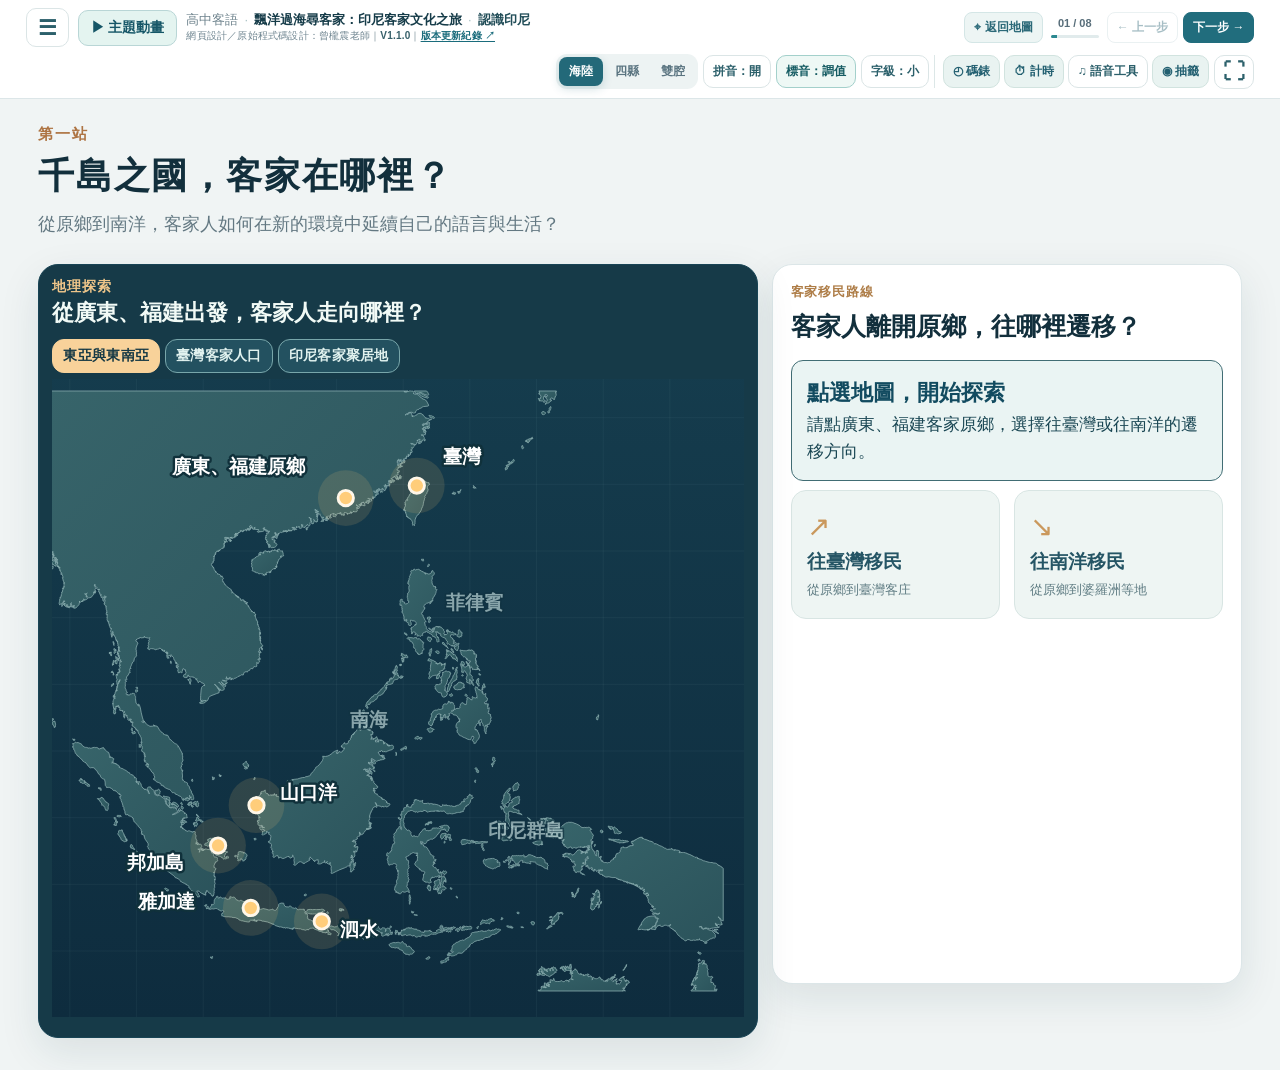
<file: index.html>
<!doctype html>
<html lang="zh-Hant">
<head>
  <meta charset="utf-8">
  <meta name="viewport" content="width=device-width, initial-scale=1">
  <meta name="theme-color" content="#0f2835">
  <meta name="description" content="高中客語第八課〈行讀客家世界：印尼客家之旅〉互動教學網站。海陸與四縣課文、移民歷史、語言傳承、蘭芳公司、菜包、粽子、粢粑與元宵。">
  <title>飄洋過海尋客家：印尼客家文化之旅｜V1.1.0</title>
  <link rel="stylesheet" href="styles.css">
  <script src="content.js" defer></script>
  <script src="culture-vocab.js" defer></script>
  <script src="app.js" defer></script>
  <script src="phonology-rimes-data.js" defer></script>
  <script src="phonology-moe-map.js" defer></script>
  <script src="phonology-tools.js" defer></script>
</head>
<body>
  <div class="site-shell" id="siteShell">
    <button type="button" id="navBackdrop" class="nav-backdrop" aria-label="關閉章節導覽" hidden></button>
    <aside class="sidebar" id="sidebar" aria-label="探索章節" aria-hidden="true">
      <div class="brand">
        <span class="brand-mark" aria-hidden="true">客</span>
        <div><strong>飄洋過海尋客家</strong><span>印尼客家文化之旅</span></div>
      </div>
      <div class="side-caption">互動式客語教材</div>
      <nav id="lessonNav" class="lesson-nav" aria-label="八個教學階段"></nav>
      <div class="side-bottom">
        
        <a href="worksheet.html" target="_blank" rel="noopener">課程學習單 ↗</a>
        <button type="button" id="viewSources" class="quiet-button">資料與圖片來源</button>
        <a href="versions.html" target="_blank" rel="noopener">版本更新紀錄 ↗</a>
      </div>
    </aside>

    <div class="workspace">
      <header class="topbar">
        <div class="topbar-heading">
          <button type="button" id="mobileMenu" class="icon-button" aria-label="開啟章節導覽" aria-expanded="false" aria-controls="sidebar" title="開啟章節導覽（M）">☰</button>
          <button type="button" id="themeAnimationBtn" class="top-button theme-animation-launch" title="播放／重播開場主題動畫" aria-haspopup="dialog" aria-controls="journeyOverlay">▶ 主題動畫</button>
          <div class="topbar-identity">
            <div class="breadcrumb"><span>高中客語</span><span class="dot">·</span><strong class="site-full-name">飄洋過海尋客家：印尼客家文化之旅</strong><span class="dot">·</span><strong id="stepLabel">認識印尼</strong></div>
            <div class="site-credit">網頁設計／原始程式碼設計：曾櫳震老師｜<strong>V1.1.0</strong>｜<a class="version-history-link" href="versions.html" target="_blank" rel="noopener">版本更新紀錄 ↗</a></div>
          </div>
        </div>
        <nav class="top-pager" aria-label="課程站別導覽">
          <button type="button" id="mapHome" class="top-pager-home" title="返回第一站地圖">⌖ 返回地圖</button>
          <div class="top-pager-progress" aria-label="目前教學站別">
            <span id="progressText" class="progress-text">01 / 08</span>
            <div class="progress-track" aria-hidden="true"><div id="progressFill" class="progress-fill"></div></div>
          </div>
          <button type="button" id="prevBtn" class="top-pager-step" title="上一站">← 上一步</button>
          <button type="button" id="nextBtn" class="top-pager-step next-step" title="下一站">下一步 →</button>
        </nav>
        <div class="top-actions">
          <div class="dialect-switch" role="group" aria-label="課文腔調">
            <button type="button" class="dialect active" data-dialect="hailu" aria-pressed="true">海陸</button>
            <button type="button" class="dialect" data-dialect="sixian" aria-pressed="false">四縣</button>
            <button type="button" class="dialect" data-dialect="both" aria-pressed="false">雙腔</button>
          </div>
          <button type="button" id="pinyinToggle" class="top-button" title="顯示或隱藏拼音" aria-pressed="true">拼音：開</button>
          <button type="button" id="toneModeToggle" class="top-button tone-mode-toggle" title="切換調值與調型標記" aria-label="目前使用調值標記，點擊切換為調型">標音：調值</button>
          <button type="button" id="fontToggle" class="top-button" title="切換顯示字級：小、中、大">字級：小</button>
          <div class="tool-launchers" role="group" aria-label="課堂小工具">
            <button type="button" data-tool="stopwatch" class="top-button tool-trigger" title="開啟碼錶">◴ 碼錶</button>
            <button type="button" data-tool="countdown" class="top-button tool-trigger" title="開啟倒數計時器">⏱ 計時</button>
            <button type="button" id="phonologyLaunch" class="top-button" title="客語聲調、聲母、元音與韻母速查">♫ 語音工具</button>
            <button type="button" data-tool="spinner" class="top-button tool-trigger" title="開啟輪盤抽籤">◉ 抽籤</button>
          </div>
          <button type="button" id="fullscreenToggle" class="icon-button" title="全螢幕（F）" aria-label="切換全螢幕">⛶</button>
        </div>
      </header>

      <main class="main" id="main" tabindex="-1">
        <div class="content-head">
          <div class="eyebrow" id="stageEyebrow">第一站</div>
          <h1 id="stageTitle">千島之國，客家在哪裡？</h1>
          <p id="stageIntro">從臺灣出發，前往印尼認識另一個客家世界。</p>
        </div>
        <div class="stage-body" id="stageBody" aria-live="polite"></div>
      </main>

    </div>
  </div>

  <div id="journeyOverlay" class="journey-overlay" role="dialog" aria-modal="true" aria-label="飄洋過海尋客家主題動畫" hidden>
    <section class="journey-embedded-wrap">
      <div class="journey-modal-top"><strong>飄洋過海尋客家｜主題動畫</strong><button id="journeySkip" type="button" class="journey-modal-close" aria-label="關閉主題動畫，返回原本課程">× 關閉動畫</button></div>
      <iframe id="journeyPixelFrame" title="歷史移民與現代探險：七幕像素主題動畫" data-src="journey-pixel.html?embed=1" allowfullscreen></iframe>
    </section>
  </div>
  <div id="dialogOverlay" class="dialog-overlay" hidden>
    <div class="dialog" role="dialog" aria-modal="true" aria-labelledby="dialogTitle">
      <div class="dialog-top"><div class="micro-label" id="dialogTag">詞彙註解</div><button type="button" id="dialogClose" class="icon-button" aria-label="關閉">×</button></div>
      <h2 id="dialogTitle"></h2>
      <div id="dialogContent"></div>
    </div>
  </div>
  <div id="toolOverlay" class="tool-overlay" hidden>
    <section class="tool-dialog" role="dialog" aria-modal="true" aria-labelledby="toolTitle">
      <header class="tool-dialog-head"><div><div class="tool-kicker">課堂小工具</div><h2 id="toolTitle"></h2></div><button type="button" class="tool-close" id="toolClose" aria-label="關閉工具">×</button></header>
      <div id="toolContent"></div>
    </section>
  </div>
  <div id="phonologyOverlay" class="phonology-overlay" hidden>
    <section class="phonology-dialog" role="dialog" aria-modal="true" aria-labelledby="phonologyTitle">
      <header class="phonology-head"><div><div class="micro-label">海陸腔／四縣腔</div><h2 id="phonologyTitle">客語語音互動工具</h2></div><button id="phonologyClose" class="phonology-close" type="button" aria-label="關閉語音工具">×</button></header>
      <div class="phonology-actions"><button data-phon-tab="tones" class="active" aria-pressed="true">聲調</button><button data-phon-tab="consonants" aria-pressed="false">聲母</button><button data-phon-tab="vowels" aria-pressed="false">元音</button><button data-phon-tab="rimes" aria-pressed="false">韻母配字表</button><button data-phon-tab="references" aria-pressed="false">原始圖表</button><button data-phon-tab="sandhi" aria-pressed="false">連讀變調</button></div>
      <div class="phonology-dialects"><button data-phon-dialect="hailu" class="active" aria-pressed="true">海陸腔</button><button data-phon-dialect="sixian" aria-pressed="false">四縣腔</button></div>
      <div id="phonologyContent"></div>
    </section>
  </div>
  <div id="cultureVocabOverlay" class="culture-vocab-overlay" hidden>
    <section class="cv-modal" role="dialog" aria-modal="true" aria-labelledby="cvTitle">
      <header class="cv-modal-head"><div><div class="micro-label">客語時間！一起讀、一起猜！</div><h2 id="cvTitle">客語詞彙學習</h2></div><button type="button" class="cv-close" data-cv-action="close" aria-label="關閉詞彙學習視窗">×</button></header>
      <div class="cv-modal-body">
        <div class="cv-main-column">
          <div class="cv-modal-top"><span id="cvProgress"></span><div class="cv-dialects"><button type="button" data-cv-dialect="hailu">海陸腔</button><button type="button" data-cv-dialect="sixian">四縣腔</button></div></div>
          <div class="cv-tone-switch" role="group" aria-label="詞彙拼音標記"><span>拼音標記</span><button type="button" data-cv-tone="shape">調型</button><button type="button" data-cv-tone="value">調值</button></div>
          <div class="cv-word-area"><div id="cvHan" class="cv-han"></div><div id="cvPinyin" class="cv-pinyin"></div><div id="cvGuess" class="cv-guess">猜猜看，這個詞是什麼意思？</div><div id="cvMeaning" class="cv-meaning" hidden></div><div id="cvImage" class="cv-image" hidden></div></div>
          <footer class="cv-modal-actions"><button id="cvReveal" type="button" class="cv-reveal" data-cv-action="reveal">揭曉華語詞義</button><div class="cv-nav"><button type="button" data-cv-action="prev">← 上一詞</button><button type="button" data-cv-action="next">下一詞 →</button><button type="button" data-cv-action="random">隨機抽一詞</button></div></footer>
        </div>
        <aside id="cvSlotPanel" class="cv-slot-panel" aria-label="詞彙卡同步抽籤拉霸">
          <button type="button" class="cv-slot-toggle" data-slot-action="toggle" id="cvSlotToggle" aria-expanded="false" aria-controls="cvSlotDetails">▣ 抽籤拉霸 <span aria-hidden="true">＋</span></button>
          <div class="cv-slot-details" id="cvSlotDetails" hidden>
            <p class="cv-slot-tip">詞彙卡保持開啟，隨時抽選學生。</p>
            <div class="cv-slot-reels" aria-live="polite" aria-atomic="true"><span class="cv-slot-reel" id="cvSlotResult">—</span></div>
            <button type="button" class="cv-slot-draw" data-slot-action="draw" id="cvSlotDraw">拉霸抽籤</button>
            <p class="cv-slot-status" id="cvSlotStatus">沿用輪盤名單</p>
            <button type="button" class="cv-slot-reset" data-slot-action="reset">重新抽籤</button>
            <details class="cv-slot-settings" id="cvSlotSettings"><summary>名單與抽籤設定</summary>
              <label for="cvSlotRosterFile">匯入本機CSV／TXT學生名單</label>
              <input type="file" id="cvSlotRosterFile" class="roster-file-input" accept=".csv,.txt,text/csv,text/plain" aria-describedby="cvSlotImportStatus">
              <p id="cvSlotImportStatus" class="roster-file-status" role="status">名單只在這個瀏覽器分頁處理，不上傳。</p>
              <label for="cvSlotNames">學生姓名／座號（換行或逗號分隔）</label>
              <textarea id="cvSlotNames" rows="5" spellcheck="false"></textarea>
              <button type="button" data-slot-action="save-names">套用名單</button>
              <label class="cv-slot-checkbox"><input id="cvSlotExclude" type="checkbox" checked>抽過的人暫不重複</label>
            </details>
          </div>
        </aside>
      </div>
    </section>
  </div>
  <noscript><p class="noscript">本教學網站需要啟用JavaScript，才能使用章節導覽與課文切換。</p></noscript>
</body>
</html>
</file>
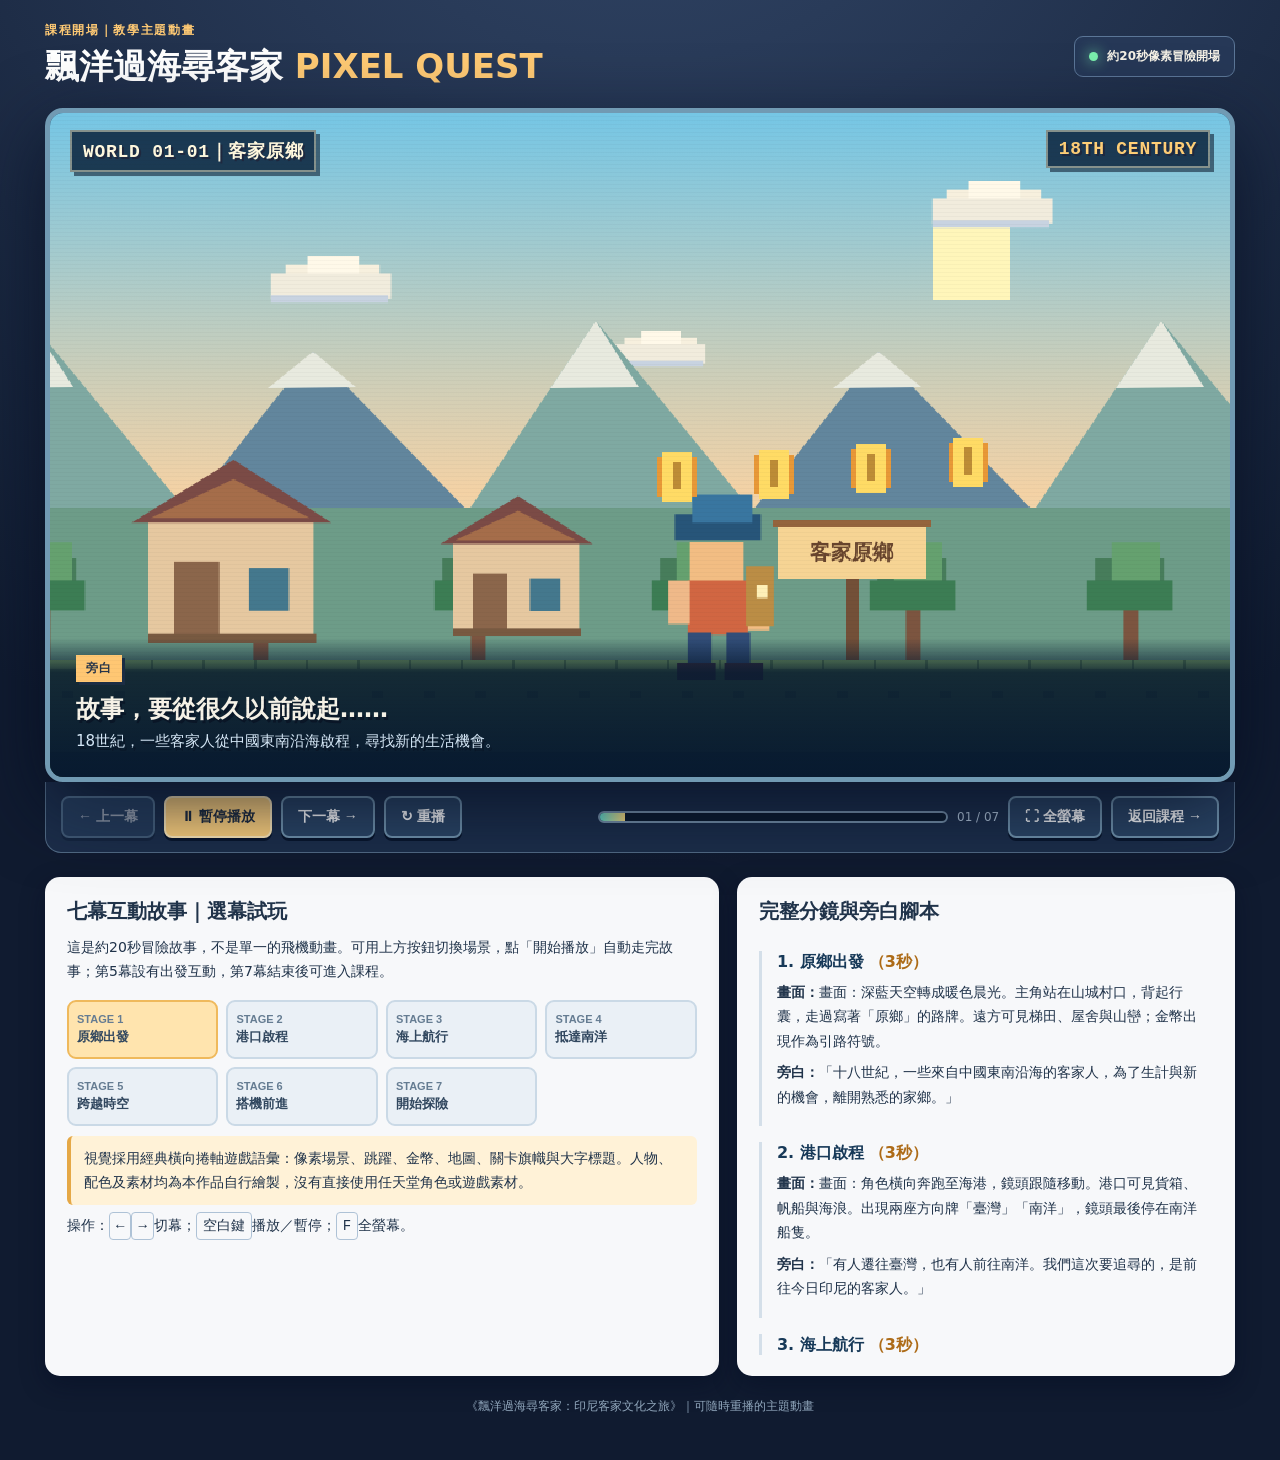
<file: journey-pixel.html>
<!doctype html><html lang="zh-Hant"><head><meta charset="utf-8"><meta name="viewport" content="width=device-width, initial-scale=1"><title>飄洋過海尋客家｜20秒主題開場動畫</title><style>
:root{font-family:'Noto Sans TC','Microsoft JhengHei',system-ui,sans-serif;color:#f6f2e7;background:#101b30}*{box-sizing:border-box}body{margin:0;background:radial-gradient(circle at 50% -20%,#34496b,#101b30 62%);min-height:100vh}.shell{max-width:1230px;margin:auto;padding:22px 20px 45px}.top{display:flex;align-items:center;justify-content:space-between;gap:18px;flex-wrap:wrap;margin-bottom:18px}.eyebrow{font-size:12px;letter-spacing:.14em;font-weight:850;color:#ffca74}.top h1{font-size:clamp(23px,3vw,34px);margin:5px 0 0;color:white}.status{display:flex;align-items:center;gap:9px;font-weight:800;font-size:12px;background:#263857;padding:11px 14px;border:1px solid #5b7697;border-radius:9px}.pulse{width:9px;height:9px;border-radius:50%;background:#7af0ad;box-shadow:0 0 14px #7af0ad}.game{border:5px solid #719ab3;border-radius:18px;overflow:hidden;background:#152f4b;box-shadow:0 24px 75px #040c20bb, inset 0 0 0 3px #172d48;position:relative}.game:after{content:"";position:absolute;inset:0;pointer-events:none;background:repeating-linear-gradient(to bottom,transparent 0px,transparent 3px,#080e200e 4px);mix-blend-mode:multiply}canvas{display:block;width:100%;aspect-ratio:16/9;image-rendering:pixelated;image-rendering:crisp-edges}.hud{position:absolute;left:20px;right:20px;top:17px;display:flex;justify-content:space-between;align-items:flex-start;gap:14px;pointer-events:none}.hud strong,.hud span{background:#102b44e6;border:2px solid #fff4cd77;padding:7px 11px;color:#fff8de;text-shadow:2px 2px #1f283e;font-weight:900;font-size:clamp(10px,1.65vw,18px);box-shadow:4px 4px #10203599}.labeltime{color:#ffcf77!important}.bottom-overlay{position:absolute;bottom:0;left:0;right:0;padding:17px 26px 24px;background:linear-gradient(transparent,#071a30d9 25%,#081a30 100%);pointer-events:none}.subtitle-name{display:inline-block;background:#ffc773;color:#27354a;font-size:12px;font-weight:950;letter-spacing:.08em;padding:5px 10px;margin-bottom:8px;box-shadow:3px 3px #1b2d44}.subtitle{font-size:clamp(16px,2.1vw,24px);font-weight:900;line-height:1.6;min-height:42px;text-shadow:2px 3px #0a1627}.subtitle small{display:block;font-size:clamp(12px,1.25vw,15px);font-weight:500;color:#d6e8f7}.pixel{font-family:'Courier New','Microsoft JhengHei',monospace;letter-spacing:.04em}.toolbar{background:#1c2e4a;border:1px solid #526b85;border-top:0;border-radius:0 0 16px 16px;padding:14px 15px;display:flex;align-items:center;gap:9px;flex-wrap:wrap}.btn{border:2px solid #7294ae;background:#2b4565;color:#fff;border-radius:8px;min-height:42px;padding:8px 15px;font-size:14px;font-weight:850;cursor:pointer;box-shadow:0 3px #09162c;transition:.1s}.btn:hover{background:#385a7f}.btn:active{transform:translateY(2px);box-shadow:0 1px #09162c}.btn.main{color:#202d3f;background:#ffd27e;border-color:#ffeaba}.btn.main:hover{background:#ffe0a3}.btn:disabled{opacity:.38;cursor:not-allowed}.spacer{flex:1}.progress{flex:2 1 190px;max-width:350px;height:12px;background:#0c1b2e;border:2px solid #7893ac;border-radius:100px;overflow:hidden}.progress>span{display:block;width:0%;height:100%;background:linear-gradient(90deg,#67dfcf,#ffe281)}.tag{color:#b5c9dd;font-size:12px;white-space:nowrap}.optionbox{display:none;position:absolute;bottom:31%;left:50%;transform:translateX(-50%);width:min(90%,590px);background:#102d45ed;border:3px solid #ffe0a0;padding:16px;border-radius:9px;box-shadow:8px 8px #101827aa;z-index:2;text-align:center}.optionbox.show{display:block}.optionbox p{font-weight:900;font-size:18px;margin:0 0 12px}.optionbox button{margin:4px 5px}.section{display:grid;grid-template-columns:minmax(0,1.15fr) minmax(290px,.85fr);gap:18px;margin-top:24px}.panel{background:#f7f8fa;color:#20334a;border-radius:15px;padding:21px 22px;box-shadow:0 9px 25px #030a2066}.panel h2{margin:0 0 10px;font-size:20px}.panel p{line-height:1.75;font-size:14px;margin:7px 0}.scene-buttons{display:grid;grid-template-columns:repeat(4,minmax(0,1fr));gap:8px;margin-top:16px}.scene-buttons button{background:#eaf0f6;border:2px solid #cad9e6;padding:11px 8px;border-radius:9px;font-size:13px;font-weight:850;text-align:left;cursor:pointer;color:#31475f}.scene-buttons button.current{background:#ffe4ae;border-color:#efb95c}.scene-buttons button b{display:block;color:#657c92;font-size:11px;margin-bottom:3px}.script{max-height:420px;overflow:auto;padding-right:5px}.beat{border-left:3px solid #d4dfe9;padding:1px 0 10px 15px;margin:16px 0}.beat b{color:#173958}.beat em{color:#ad6b17;font-style:normal;font-weight:750}.source{color:#91a7bc;font-size:12px;text-align:center;margin:22px 0 0}.key{display:inline-block;padding:1px 6px;border:1px solid #aec2d6;border-radius:4px;font-family:monospace}.note{background:#fff2d7;border-left:4px solid #e5a846;padding:10px 13px;border-radius:6px;margin-top:10px!important}@media(max-width:850px){.section{grid-template-columns:1fr}.scene-buttons{grid-template-columns:repeat(2,1fr)}.bottom-overlay{padding:8px 12px 10px}.subtitle{min-height:0}.hud{top:6px;left:6px;right:6px}.hud strong,.hud span{padding:4px 6px}.toolbar{padding:10px}.optionbox{bottom:32%;padding:10px}.optionbox p{font-size:13px}}

/* 嵌入網站時僅顯示遊戲舞臺與操作列 */
body.embedded{background:#0e1c29;padding:0}.embedded .top,.embedded .section{display:none!important}.embedded .shell{max-width:none;width:100%;margin:0;padding:0}.embedded .game{border-radius:12px}.embedded .toolbar{background:#0d2835;flex-wrap:wrap}.embedded .toolbar .btn{font-size:14px}.embedded .journey-go{background:#f2c17b;color:#143440;border:0;border-radius:8px;padding:10px 18px;font-size:16px;font-weight:800;cursor:pointer}.embedded .journey-go[hidden]{display:none!important} 
</style></head><body><main class="shell"><div class="top"><div><div class="eyebrow">課程開場｜教學主題動畫</div><h1>飄洋過海尋客家 <span style="color:#ffca74">PIXEL QUEST</span></h1></div><div class="status"><span class="pulse"></span> 約20秒像素冒險開場</div></div><div class="game" id="game"><canvas id="screen" width="960" height="540" aria-label="馬力歐風格的橫向捲軸像素冒險故事動畫"></canvas><div class="hud"><strong class="pixel" id="level">WORLD 01-01｜客家原鄉</strong><span class="labeltime pixel" id="worldtime">18TH CENTURY</span></div><div class="optionbox" id="optionbox"><p>準備跨越時空了嗎？</p><button class="btn main" id="continueBtn">✈ 出發，尋找印尼客家！</button></div><div class="bottom-overlay"><div class="subtitle-name" id="speaker">旁白</div><div class="subtitle" id="subtitle">從家鄉出發，一起走進跨海的客家故事。<small>一段從18世紀到今天的旅程，即將開始。</small></div></div></div><div class="toolbar"><button class="btn" id="prev">← 上一幕</button><button class="btn main" id="play">▶ 開始播放</button><button class="btn" id="next">下一幕 →</button><button class="btn" id="restart">↻ 重播</button><span class="spacer"></span><div class="progress" title="場景播放進度"><span id="bar"></span></div><span class="tag" id="counter">01 / 07</span><button class="btn" id="full">⛶ 全螢幕</button><button class="journey-go" id="journeyGo" hidden>進入課程 →</button><button class="btn" id="journeySkipIn">返回課程 →</button></div><div class="section"><section class="panel"><h2>七幕互動故事｜選幕試玩</h2><p>這是約20秒冒險故事，不是單一的飛機動畫。可用上方按鈕切換場景，點「開始播放」自動走完故事；第5幕設有出發互動，第7幕結束後可進入課程。</p><div class="scene-buttons" id="sceneButtons"></div><p class="note">視覺採用經典橫向捲軸遊戲語彙：像素場景、跳躍、金幣、地圖、關卡旗幟與大字標題。人物、配色及素材均為本作品自行繪製，沒有直接使用任天堂角色或遊戲素材。</p><p>操作：<span class="key">←</span><span class="key">→</span>切幕；<span class="key">空白鍵</span>播放／暫停；<span class="key">F</span>全螢幕。</p></section><section class="panel"><h2>完整分鏡與旁白腳本</h2><div class="script" id="script"></div></section></div><p class="source">《飄洋過海尋客家：印尼客家文化之旅》｜可隨時重播的主題動畫</p></main><script>
(()=>{'use strict';const canvas=document.getElementById('screen'),ctx=canvas.getContext('2d');ctx.imageSmoothingEnabled=false;const $=id=>document.getElementById(id);const PLAYBACK_SPEED=1.5;const durations=[4000,4200,4200,4200,4000,4500,4900];const scenes=[
{world:'WORLD 01-01｜客家原鄉',time:'18TH CENTURY',short:'原鄉出發',speaker:'旁白',title:'故事，要從很久以前說起……',sub:'18世紀，一些客家人從中國東南沿海啟程，尋找新的生活機會。',script:'畫面：深藍天空轉成暖色晨光。主角站在山城村口，背起行囊，走過寫著「原鄉」的路牌。遠方可見梯田、屋舍與山巒；金幣出現作為引路符號。',voice:'十八世紀，一些來自中國東南沿海的客家人，為了生計與新的機會，離開熟悉的家鄉。'},
{world:'WORLD 01-02｜海港',time:'18TH CENTURY',short:'港口啟程',speaker:'旁白',title:'帶著家鄉的語言，走向大海',sub:'有人往臺灣，也有人前往南洋；這趟故事將跟著前往印尼的人們。',script:'畫面：角色橫向奔跑至海港，鏡頭跟隨移動。港口可見貨箱、帆船與海浪。出現兩座方向牌「臺灣」「南洋」，鏡頭最後停在南洋船隻。',voice:'有人遷往臺灣，也有人前往南洋。我們這次要追尋的，是前往今日印尼的客家人。'},
{world:'WORLD 01-03｜越過海洋',time:'SAILING SOUTH',short:'海上航行',speaker:'旁白',title:'飄洋過海，尋找新生活',sub:'海路遙遠而充滿挑戰。抵達之後，人們還要重新建立生活與社群。',script:'畫面：航船穿過會起伏的像素海浪，飛魚躍出，島嶼在遠方緩緩浮現。雲層與海面分層移動，營造橫向捲軸的速度感。',voice:'跨越漫長的海路，人們來到新的土地，也開始面對不同的環境與生活。'},
{world:'WORLD 01-04｜南洋聚落',time:'WEST BORNEO / BANGKA',short:'抵達南洋',speaker:'旁白',title:'從落腳謀生，到形成聚落',sub:'採礦、經商與日常交流，讓客家社群在不同地方逐漸發展。',script:'畫面：帆船靠岸，像素角色走向南洋街市。畫面由空地陸續長出住屋、街道、店鋪與採礦工具；出現「客話」「聚落」「交流」三枚漂浮金幣。',voice:'抵達南洋後，許多人從事採礦、經商等工作，形成聚落，也與當地不同族群往來。'},
{world:'WORLD 02-00｜時空轉換',time:'18TH CENTURY → TODAY',short:'跨越時空',speaker:'旁白',title:'轉眼間，來到了今天……',sub:'幾個世紀過去，當年的移民故事留下了哪些文化與語言？',script:'畫面：場景按下暫停鍵，像素鐘錶快速轉動，老街逐格變成現代城市。畫面中央依序跳出「18世紀」「19世紀」「20世紀」「今天」，然後出現發光的傳送門與飛機。',voice:'時間來到今天。客家人的語言與文化，在印尼經歷了哪些延續、改變和融合？'},
{world:'WORLD 02-01｜飛往印尼',time:'BOARDING NOW',short:'搭機前進',speaker:'冒險任務',title:'現代的我們，換個方式出發！',sub:'搭上飛機，親自去看看印尼的客家文化吧！',script:'畫面：機場登機門與飛機出現。玩家按下「出發」後，飛機沿著弧形路線穿過雲朵，畫面顯示「臺灣→印尼」。這是現代課堂旅行，與前四幕的歷史移民路線明確區隔。',voice:'現在，我們不必乘帆船跨海。搭上飛機，一起去印尼，尋找客家的故事！'},
{world:'WORLD 02-02｜探險開始',time:'QUEST START!',short:'開始探險',speaker:'任務開始',title:'前往印尼，找尋客家！',sub:'開始探險！ 接下來一起走進印尼客家文化之旅。',script:'畫面：飛機落地，主角跳到印尼街景前，背景呈現廟宇、街市與棕櫚樹。三枚大金幣依序亮起：「語言」「生活」「文化」。最後在「行讀客家世界：印尼客家文化之旅」主題字樣下方出現「QUEST START!」及金色旗幟，預留「進入課程」操作。',voice:'前往印尼，找尋客家！準備好了嗎？我們的文化探險，現在開始！'}
];let current=0,playing=false,elapsed=0,last=0,frame=0,optionReady=false;let stars=Array.from({length:32},(_,i)=>({x:(i*79+73)%960,y:(i*53+42)%235}));function rect(x,y,w,h,c){ctx.fillStyle=c;ctx.fillRect(Math.round(x),Math.round(y),Math.round(w),Math.round(h))}function poly(pts,c){ctx.fillStyle=c;ctx.beginPath();ctx.moveTo(pts[0][0],pts[0][1]);for(const p of pts.slice(1))ctx.lineTo(p[0],p[1]);ctx.closePath();ctx.fill()}function text(s,x,y,size=25,color='#fff',stroke='#17334b',align='left'){ctx.font=`900 ${size}px "Microsoft JhengHei",sans-serif`;ctx.textAlign=align;ctx.lineWidth=5;ctx.strokeStyle=stroke;ctx.strokeText(s,x,y);ctx.fillStyle=color;ctx.fillText(s,x,y);ctx.textAlign='left'}function cloud(x,y,scale=1){ctx.save();ctx.translate(x,y);ctx.scale(scale,scale);rect(14,9,90,23,'#f7f0de');rect(35,0,49,33,'#fff9e9');rect(0,17,115,24,'#f1ecdd');rect(0,38,112,7,'#c8d3e1');ctx.restore()}function sky(dark=false){let g=ctx.createLinearGradient(0,0,0,430);if(dark){g.addColorStop(0,'#15395d');g.addColorStop(1,'#438fa8')}else{g.addColorStop(0,'#75c6e5');g.addColorStop(.72,'#f4d2a5');g.addColorStop(1,'#cde2cd')}ctx.fillStyle=g;ctx.fillRect(0,0,960,540);rect(718,89,63,63,dark?'#f5c16f':'#fff6ba');for(let i=0;i<5;i++)cloud(((i*269+80-frame*.32*(i%2+1))%1270+1270)%1270-150,55+i%3*61,.65+(i%2)*.2)}function mountains(){for(let i=0;i<5;i++){let x=i*230-120-(frame*.2%230);poly([[x,333],[x+110,169+i%2*25],[x+245,333]],i%2?'#62869d':'#7fa9a2');poly([[x+73,224],[x+110,169+i%2*25],[x+145,223]],'#e8eadf')}rect(0,321,960,140,'#6d9c88')}function floor(type='grass'){rect(0,445,960,95,type==='sand'?'#cfb27e':'#618953');for(let x=0;x<960;x+=42){rect(x,445,40,7,type==='sand'?'#edcc8a':'#8cb86d');rect(x+10,470,9,6,type==='sand'?'#b59365':'#4a6a47')}rect(0,520,960,20,'#2e513f')}function hut(x,y,s=1){ctx.save();ctx.translate(x,y);ctx.scale(s,s);rect(0,45,128,90,'#e6c8a0');rect(20,77,35,58,'#8b664b');rect(78,82,31,33,'#44788d');poly([[-13,47],[66,-2],[142,47]],'#7b4b46');poly([[2,43],[66,13],[125,43]],'#a56d4a');rect(0,133,130,7,'#785a41');ctx.restore()}function tree(x,y,s=1,tropical=false){ctx.save();ctx.translate(x,y);ctx.scale(s,s);rect(-7,25,15,84,'#7c5540');if(tropical){for(let j=0;j<6;j++)poly([[0,25],[(j-2.5)*17,-13+(j%2)*8],[(j-2.5)*24,-4]],'#3b955d');rect(-5,21,12,11,'#5bb277')}else{rect(-36,-25,70,44,'#477d5b');rect(-19,-41,49,54,'#65a16f');rect(-44,-2,87,30,'#3c7d54')}ctx.restore()}function coin(x,y,phase=0,r=16){const dy=Math.sin(frame*.045+phase)*6;rect(x-r,y-r+dy,r*2,r*2,'#e89837');rect(x-r+4,y-r-4+dy,r*2-8,r*2+8,'#ffdb65');rect(x-3,y-r+4+dy,6,r+6,'#bd8c36')}function character(x,y,scale=1){ctx.save();ctx.translate(x,y+Math.abs(Math.sin(frame*.14))*-8);ctx.scale(scale,scale);rect(-13,-56,25,24,'#f2bd83');rect(-20,-69,40,12,'#275579');rect(-12,-78,28,13,'#3976a0');rect(-14,-38,28,25,'#d16642');rect(-23,-38,10,20,'#efb989');rect(14,-35,10,20,'#f2bd83');rect(-14,-14,11,18,'#324e79');rect(4,-14,11,18,'#324e79');rect(-19,0,18,8,'#422f40');rect(3,0,18,8,'#422f40');rect(13,-45,13,28,'#bb8d45');rect(18,-36,5,6,'#fff0b7');ctx.restore()}function sign(x,y,title){rect(x,y,10,93,'#735038');rect(x-56,y-17,121,44,'#f6d494');rect(x-60,y-21,129,6,'#94643d');text(title,x+4,y+11,17,'#67442d','#f6d494','center')}function water(){rect(0,335,960,205,'#2a789e');for(let i=0;i<20;i++){const x=(i*89-frame*1.2)%1120;const y=360+(i%6)*27;rect(x,y,55+(i%3)*12,5,'#76c6d7');rect(x+15,y+8,28,4,'#4d9dbd')}}function boat(x,y,s=1){ctx.save();ctx.translate(x,y);ctx.scale(s,s);poly([[-126,25],[121,25],[88,65],[-84,65]],'#83583f');rect(-5,-114,7,140,'#69503b');poly([[0,-110],[-103,10],[0,10]],'#f5e3bf');poly([[12,-94],[103,10],[12,10]],'#e3c8a3');rect(-83,68,170,6,'#a9734c');ctx.restore()}function shipModern(x,y){ctx.save();ctx.translate(x,y);rect(-65,-22,115,17,'#f2f3ed');poly([[50,-22],[102,-7],[65,5],[-65,5]],'#e9f1ec');poly([[-15,-15],[-45,-65],[-24,-65],[17,-14]],'#cddfdc');rect(-31,-18,12,5,'#397d9b');rect(-12,-18,12,5,'#397d9b');rect(15,-18,12,5,'#397d9b');poly([[-48,-1],[-65,28],[-45,28],[-17,0]],'#8cc5be');ctx.restore()}function palm(x,y,s=1){tree(x,y,s,true)}function market(){sky();for(let i=0;i<4;i++)palm(70+i*284-(frame*.15%100),345+i%2*35,.9);rect(0,426,960,114,'#bbac7f');hut(140,295,.75);hut(610,270,1);rect(424,340,150,92,'#f3ba72');rect(408,321,183,28,'#b6544c');rect(422,351,154,8,'#f7dc93');for(let i=0;i<3;i++)rect(445+i*35,385,20,45,'#6a5940');for(let i=0;i<6;i++)coin(200+i*101,305+i%2*20,i)}function sceneDraw(t){const p=t/durations[current];ctx.save();ctx.clearRect(0,0,960,540);if(current===0){sky();mountains();for(let i=0;i<7;i++)tree(i*177-(frame*.2%180),382,.8);floor();hut(80,284,1.05);hut(328,313,.8);sign(648,352,'客家原鄉');character(390+Math.min(260,p*300),454,1.75);for(let i=0;i<4;i++)coin(510+i*79,290, i);}
if(current===1){sky();rect(0,370,960,90,'#c4a87d');water();rect(0,428,570,112,'#bd9870');for(let i=0;i<9;i++)rect(i*60,428,11,112,'#7c634b');boat(704-Math.max(0,p-.65)*100,335,.93);character(140+p*310,426,1.55);sign(176,335,'臺灣');sign(390,335,'南洋');for(let i=0;i<4;i++)coin(230+i*100,276,i);}
if(current===2){sky(true);water();for(let i=0;i<3;i++){cloud((i*350-frame*.42)%1280-220,125+i*60,1.25)}boat(350+p*220,325,1.16);for(let i=0;i<5;i++){let x=(i*270+110-frame)%1200;rect(x,400+i%3*34,85,7,'#8cd0d5')}poly([[780-p*60,341],[880-p*60,198],[990-p*60,344]],'#659d7e');for(let i=0;i<4;i++)coin(575+i*65,212,i,12);}
if(current===3){market();character(170+p*280,442,1.45);if(p>.18)text('採金',380,285,22,'#f5e38a');if(p>.36)text('經商',560,287,22,'#f5e38a');if(p>.60){hut(770,310,.68);text('形成聚落',735,284,20,'#fff1bf')} }
if(current===4){sky(true);market();let curtain=Math.max(0,Math.sin(p*Math.PI*3))*0.30;rect(0,0,960,540,`rgba(19,42,78,${curtain})`);const clockX=475,clockY=228;ctx.lineWidth=14;ctx.strokeStyle='#f6d490';ctx.beginPath();ctx.arc(clockX,clockY,89,0,Math.PI*2);ctx.stroke();rect(clockX-4,clockY-60,8,64,'#fff2c2');ctx.save();ctx.translate(clockX,clockY);ctx.rotate(p*13*Math.PI);rect(-4,-7,8,68,'#fff2c2');ctx.restore();text(['18世紀','19世紀','20世紀','今天'][Math.min(3,Math.floor(p*4))],475,374,48,'#ffdf85','#173552','center');for(let i=0;i<8;i++)coin(100+i*106,168+(i%2)*20,i,12);}
if(current===5){sky();rect(0,375,960,165,'#b6a891');rect(0,415,960,125,'#7b8790');for(let i=0;i<11;i++)rect(i*110-20,473,54,8,'#fff4cf');rect(70,272,292,117,'#dae3dd');rect(68,258,296,20,'#527e9a');text('臺灣出發',215,326,27,'#2b5875','#e6e8df','center');let flyX=p<.40?440:p<.6?440+(p-.4)*1000:640+(p-.6)*580;let flyY=p<.40?380:380-(p-.4)*330;shipModern(flyX,flyY);if(p>.5){text('TAIWAN  →  INDONESIA',495,210,27,'#fff1ad','#32526a','center');for(let i=0;i<5;i++)cloud((i*270-frame*2)%1400-200,95+i%3*63,.6)}character(370,411,1.2);}
if(current===6){market();text('行讀客家世界：印尼客家文化之旅',484,92,35,'#fff8d8','#17354b','center');text('QUEST START!',484,176,64,'#ffda74','#24394b','center');for(let i=0;i<3;i++){coin(325+i*165,246,i,23);text(['語言','生活','文化'][i],325+i*165,302,22,'#fff8cf','#21506b','center')}character(250+Math.sin(frame*.06)*16,445,1.8);rect(754,273,12,155,'#fff6d7');rect(768,275,114,62,'#f0ad64');poly([[882,276],[923,305],[882,336]],'#f0ad64');text('GO!',825,311,26,'#263d55','#f0ad64','center');}ctx.restore()}
function change(n,auto=true){current=Math.min(6,Math.max(0,n));elapsed=0;frame=0;optionReady=false;$('optionbox').classList.remove('show');$('level').textContent=scenes[current].world;$('worldtime').textContent=scenes[current].time;$('speaker').textContent=scenes[current].speaker;$('subtitle').innerHTML=scenes[current].title+`<small>${scenes[current].sub}</small>`;$('counter').textContent=String(current+1).padStart(2,'0')+' / 07';document.querySelectorAll('.scene-buttons button').forEach((b,i)=>b.classList.toggle('current',i===current));$('prev').disabled=current===0;$('next').disabled=current===6;if(auto)play(true);$('journeyGo').hidden=true;updateBar();sceneDraw(0)}function updateBar(){$('bar').style.width=`${(current+elapsed/durations[current])/7*100}%`}function play(flag){playing=flag;$('play').textContent=playing?'⏸ 暫停播放':'▶ 繼續播放'}function animate(timestamp){const dt=Math.min(80,timestamp-(last||timestamp));last=timestamp;if(playing){elapsed+=dt*PLAYBACK_SPEED;frame+=PLAYBACK_SPEED;if(elapsed>=durations[current]){if(current<6)change(current+1,true);else{elapsed=durations[current];play(false);$('journeyGo').hidden=false;}}}sceneDraw(elapsed);updateBar();requestAnimationFrame(animate)}scenes.forEach((v,i)=>{const b=document.createElement('button');b.innerHTML=`<b>STAGE ${i+1}</b>${v.short}`;b.onclick=()=>change(i,true);$('sceneButtons').appendChild(b);const item=document.createElement('div');item.className='beat';item.innerHTML=`<b>${i+1}. ${v.short}</b> <em>（${Math.round(durations[i]/1000/PLAYBACK_SPEED)}秒）</em><p><strong>畫面：</strong>${v.script}</p><p><strong>旁白：</strong>「${v.voice}」</p>`;$('script').appendChild(item)});$('play').onclick=()=>{if(current===5&&optionReady){$('optionbox').classList.remove('show');change(6,true)}else play(!playing)};$('prev').onclick=()=>change(current-1,false);$('next').onclick=()=>change(current+1,false);$('restart').onclick=()=>change(0,true);$('continueBtn').onclick=()=>change(6,true);$('journeyGo').onclick=()=>window.parent.postMessage({type:'hakkaJourneyClose'},'*');$('journeySkipIn').onclick=()=>window.parent.postMessage({type:'hakkaJourneyClose'},'*');$('full').onclick=()=>{const e=$('game');if(!document.fullscreenElement)e.requestFullscreen?.();else document.exitFullscreen?.()};window.addEventListener('keydown',e=>{if(e.key==='Escape'){e.preventDefault();window.parent.postMessage({type:'hakkaJourneyClose'},'*');return;}if(e.target.matches('input,textarea'))return;if(e.key==='ArrowRight'){e.preventDefault();if(current<6)change(current+1,true)}if(e.key==='ArrowLeft'){e.preventDefault();if(current>0)change(current-1,true)}if(e.code==='Space'){e.preventDefault();play(!playing)}if(e.key.toLowerCase()==='f')$('full').click()});change(0,true);requestAnimationFrame(animate);})();
</script><script>if(new URLSearchParams(location.search).has("embed"))document.body.classList.add("embedded");</script></body></html>
</file>
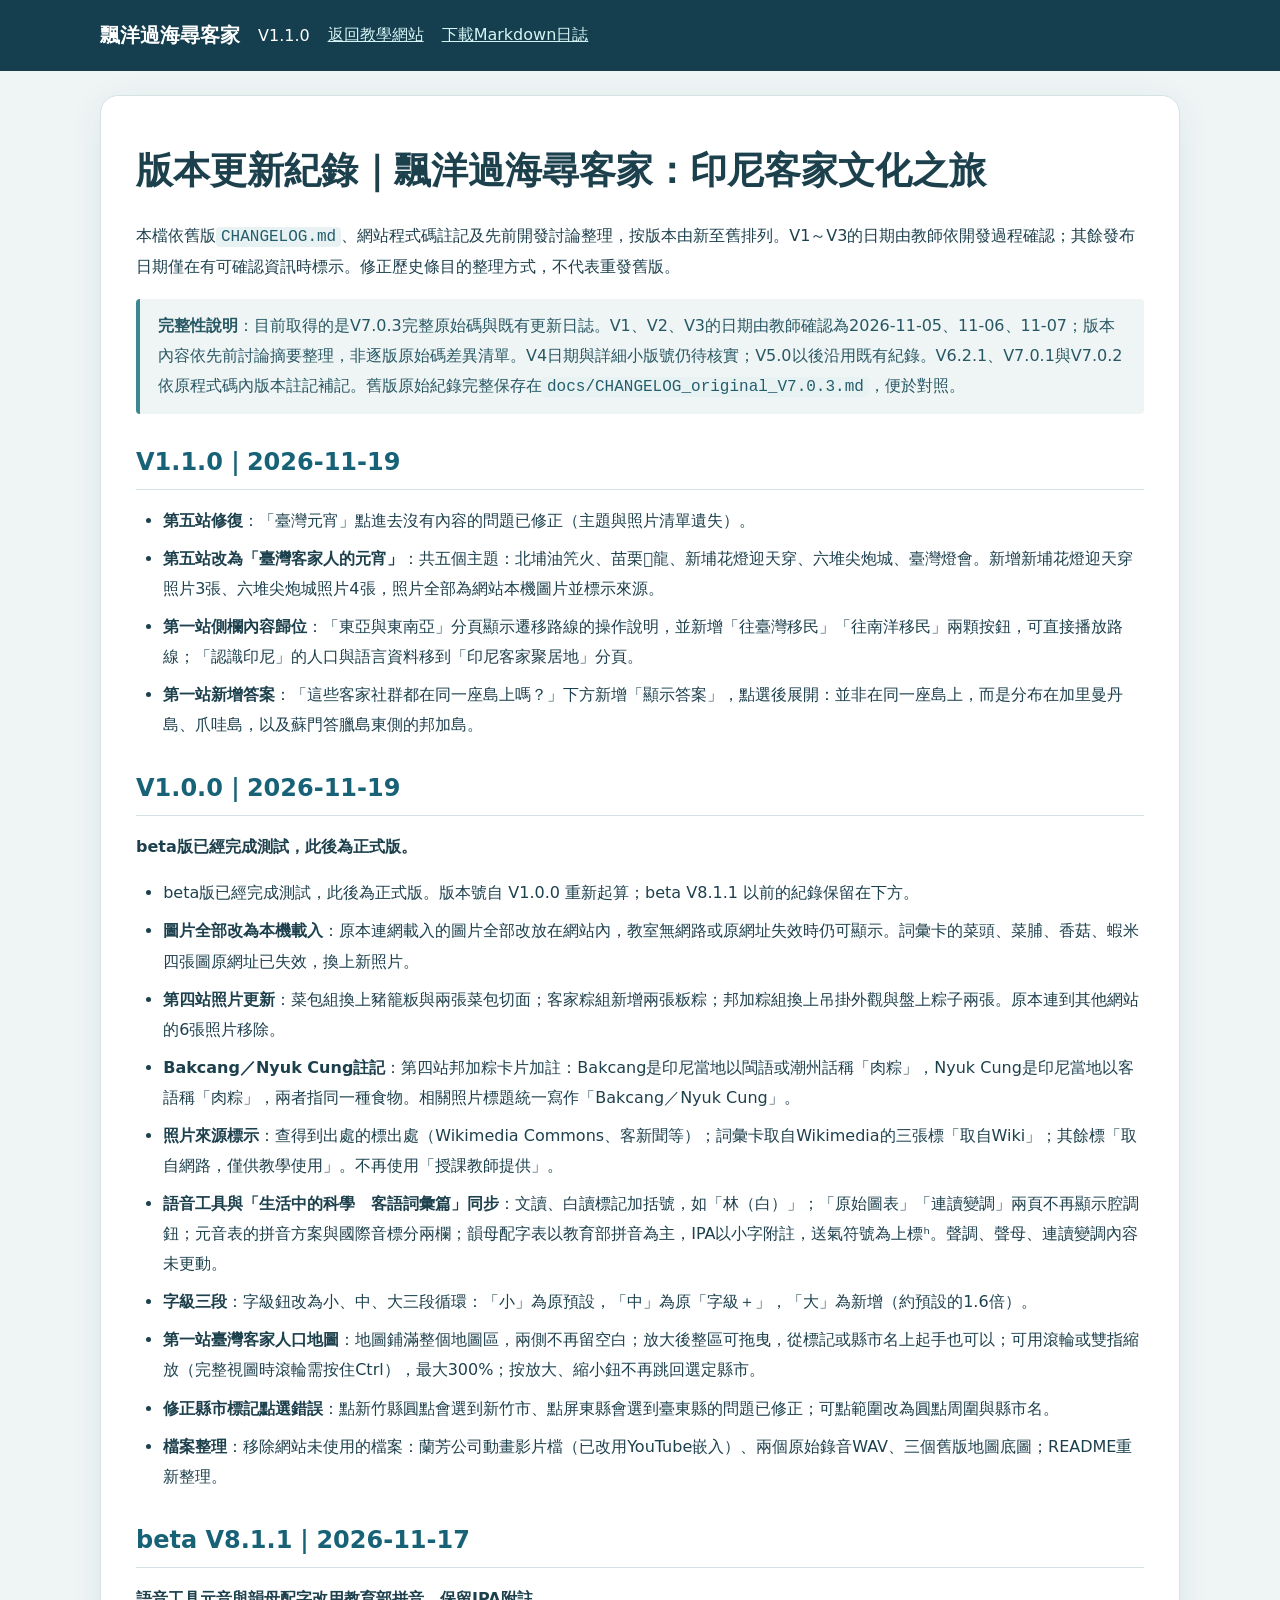
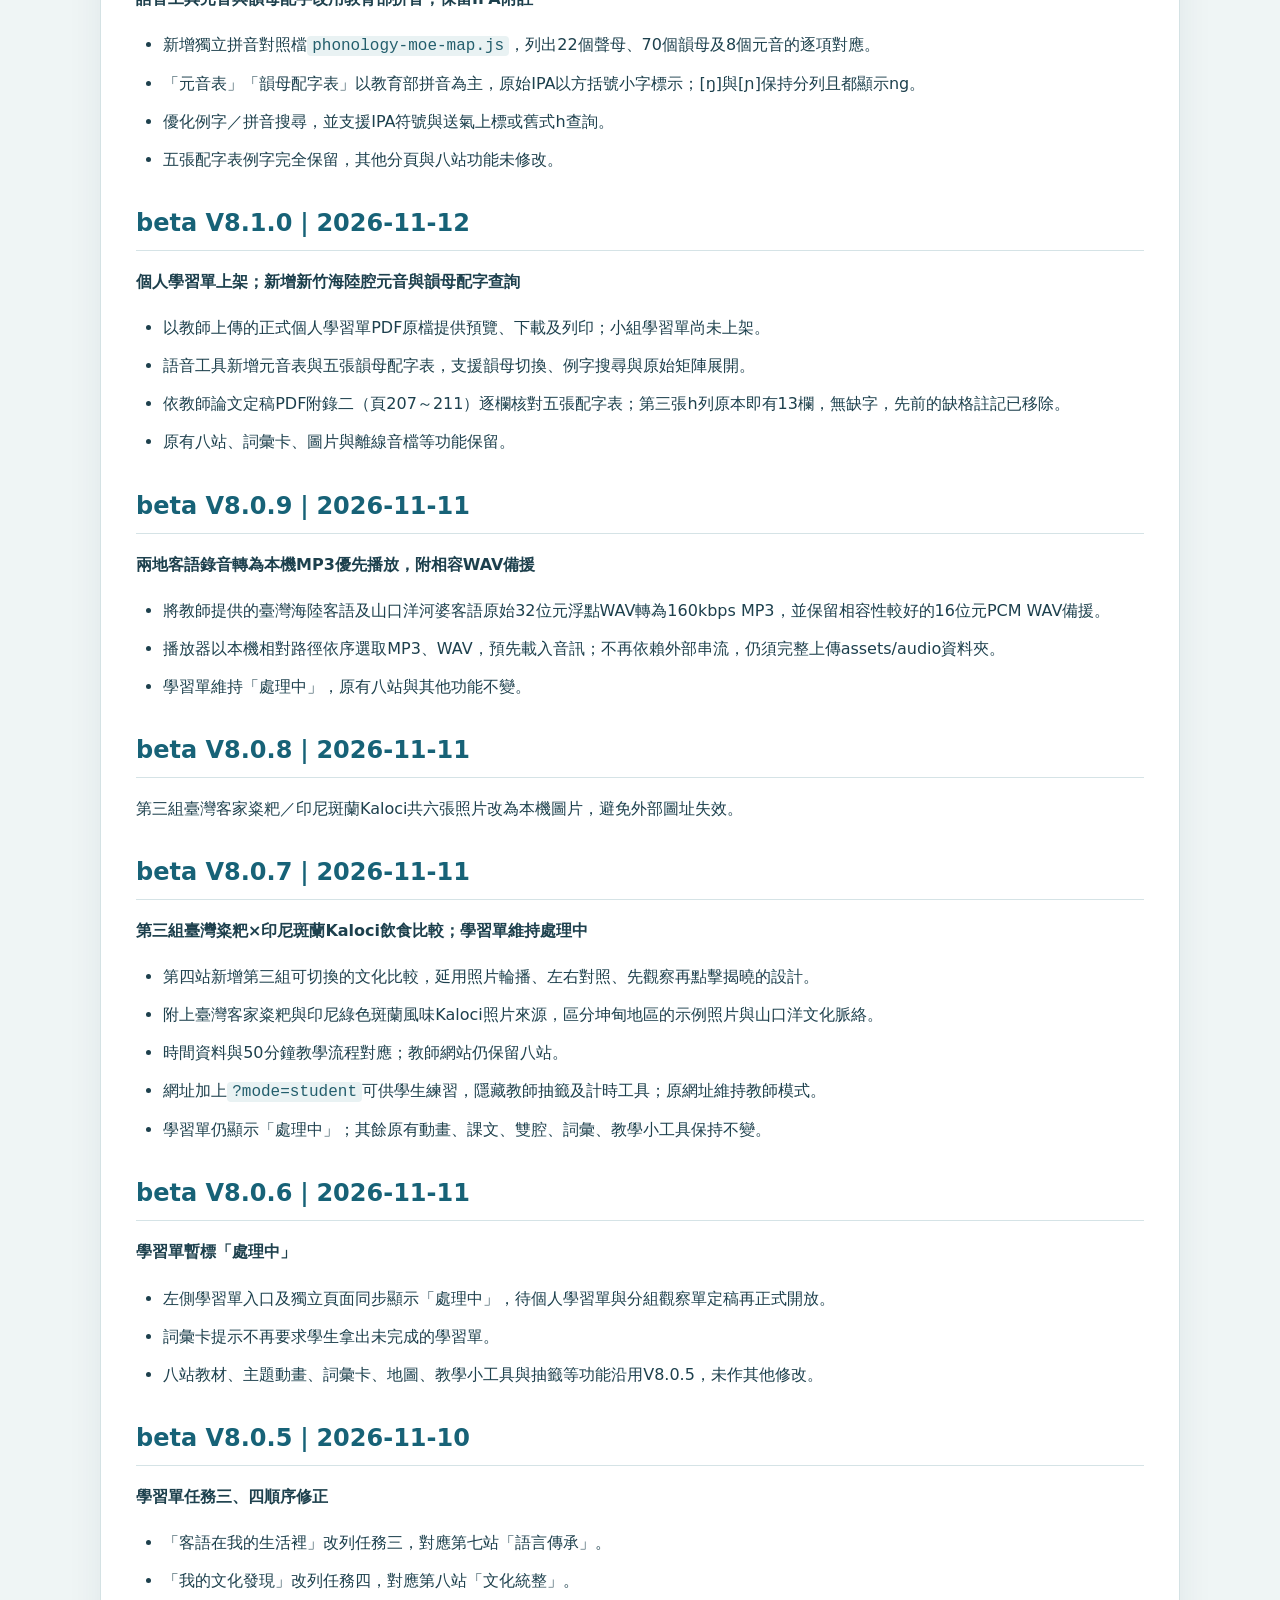
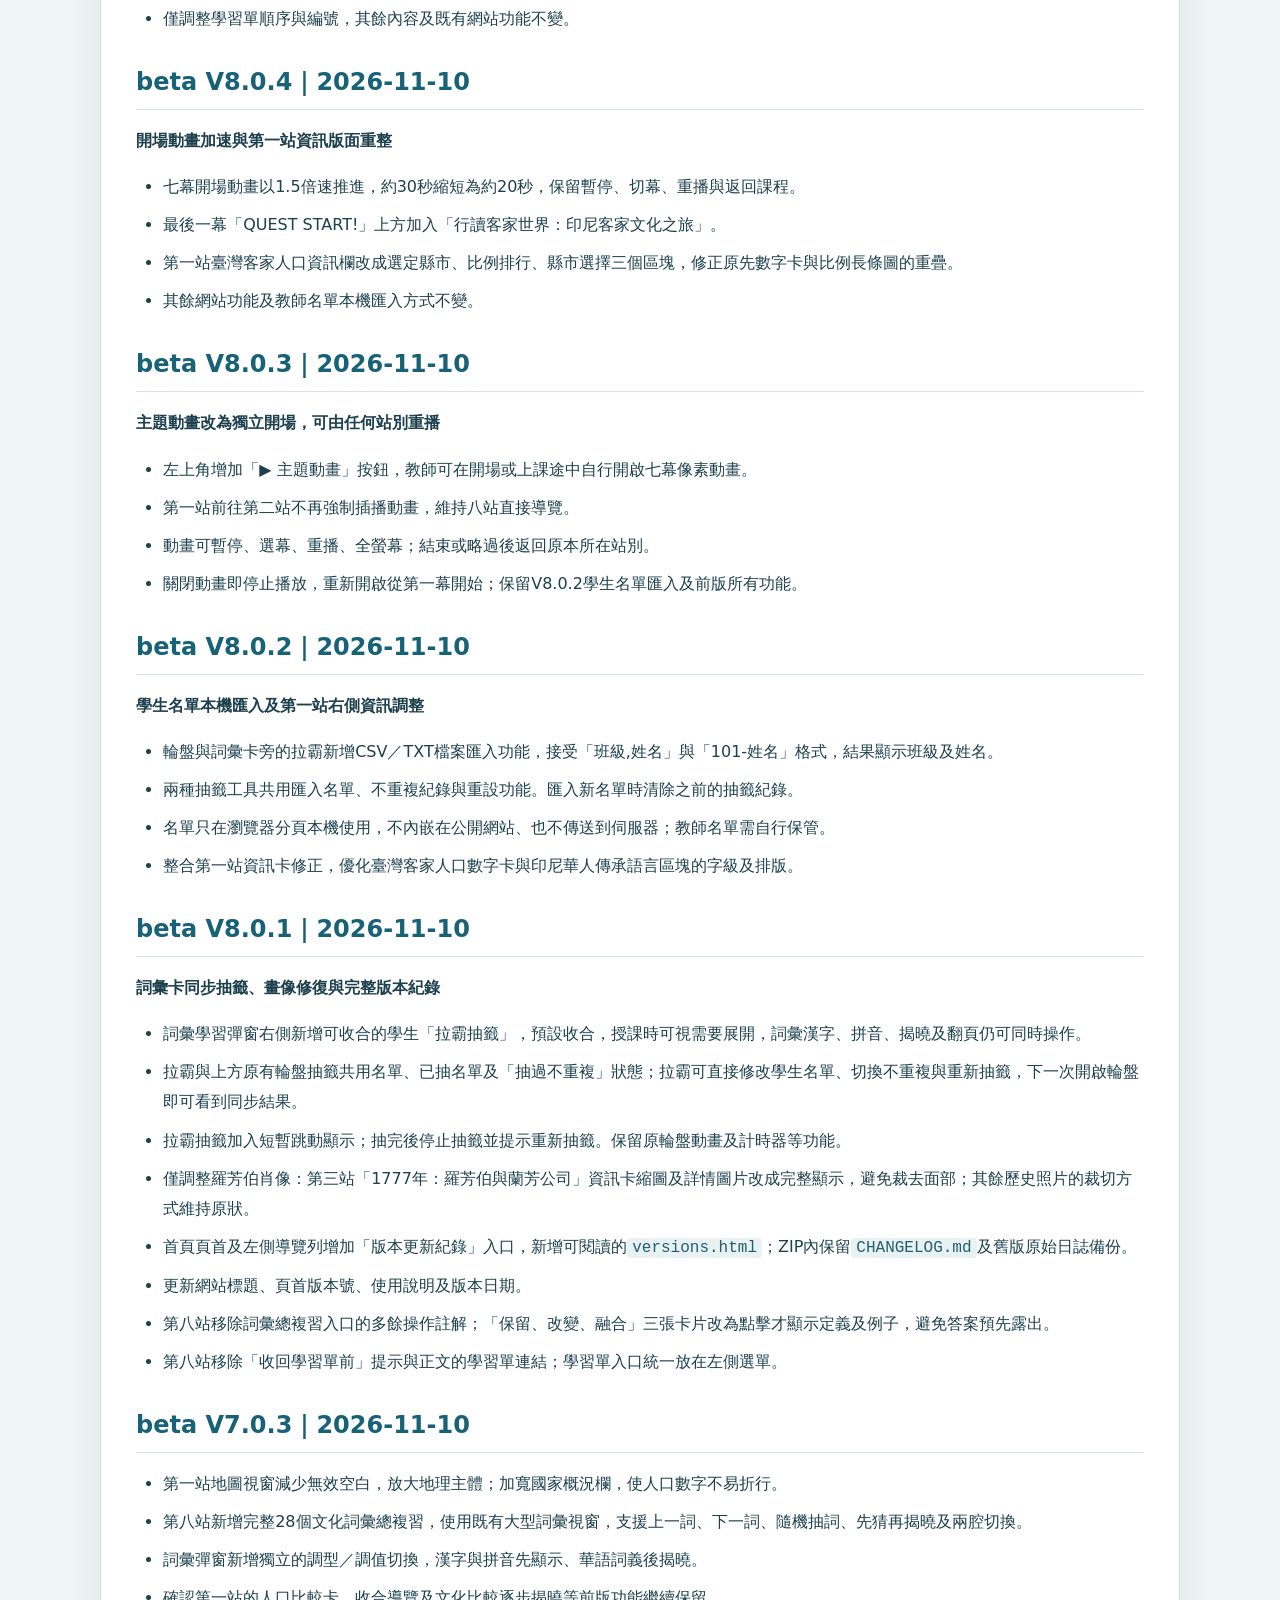
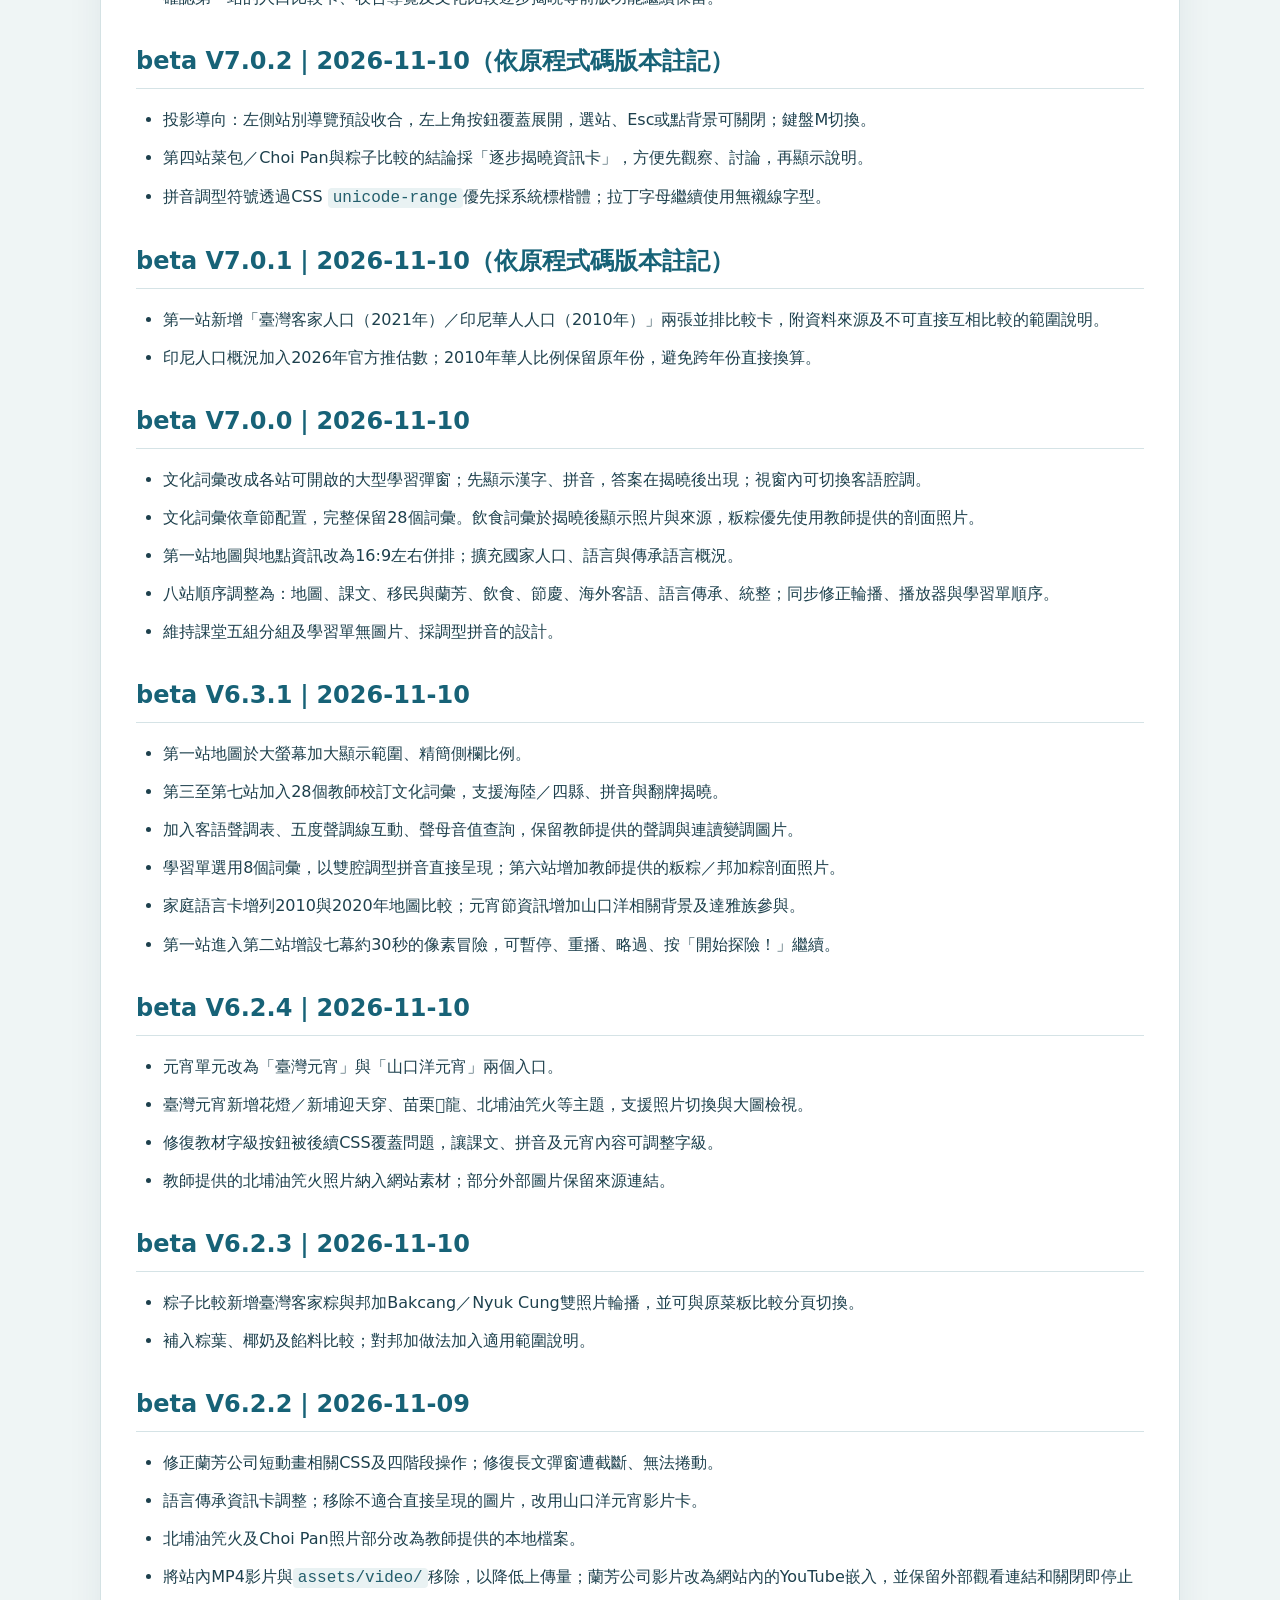
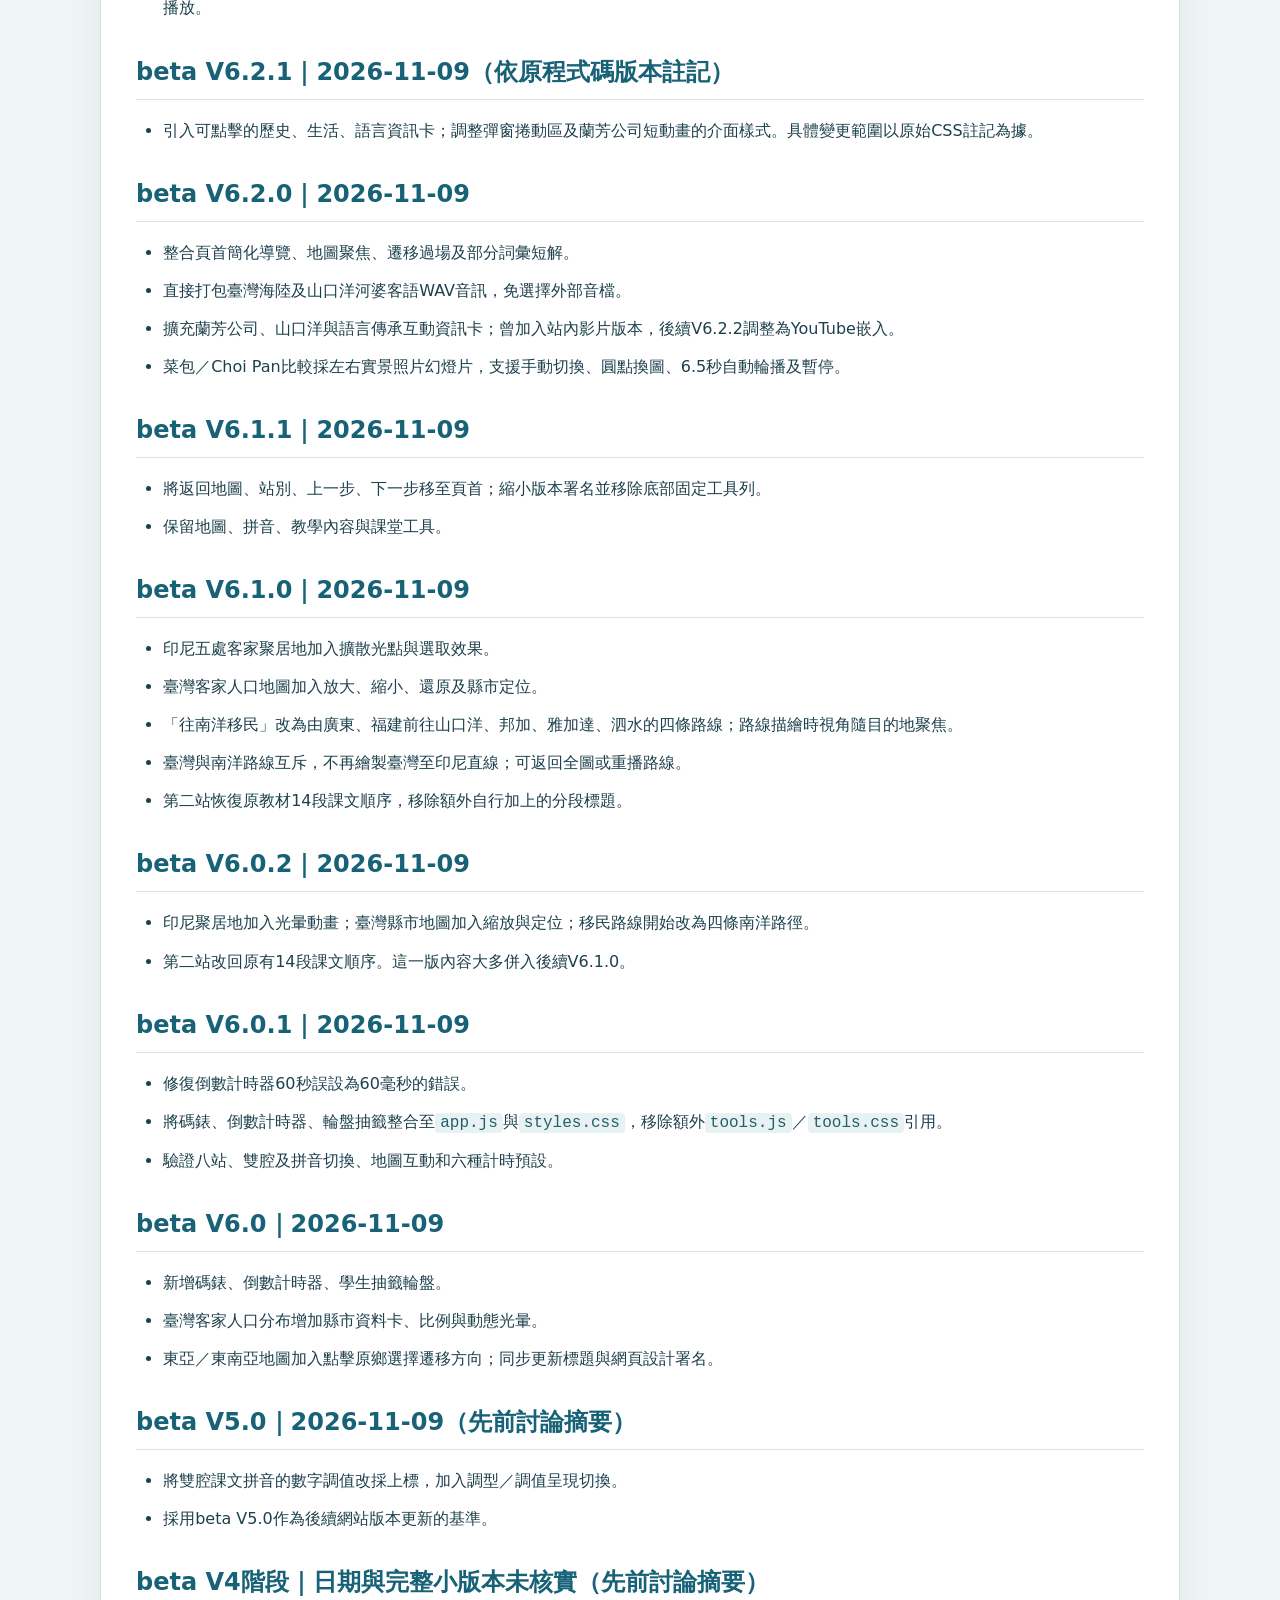
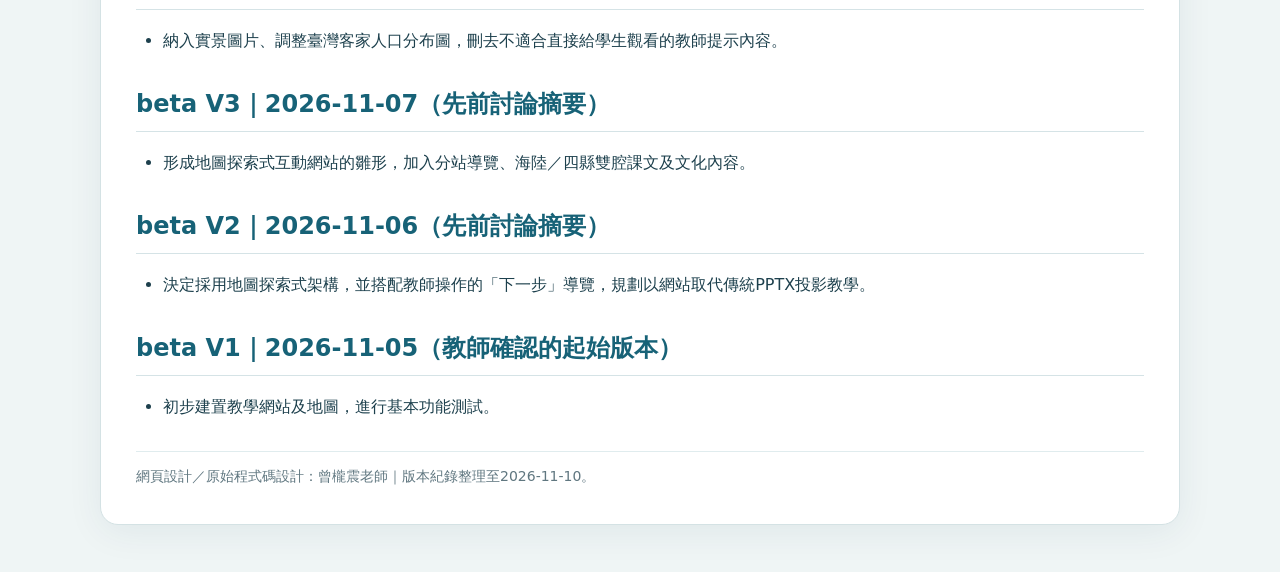
<file: versions.html>
<!doctype html>
<html lang="zh-Hant"><head><meta charset="utf-8"><meta name="viewport" content="width=device-width,initial-scale=1">
<title>版本更新紀錄｜飄洋過海尋客家｜V1.1.0</title>
<style>
:root{color-scheme:light;font-family:system-ui,-apple-system,"Noto Sans TC","Microsoft JhengHei",sans-serif;color:#1d404d;background:#eff5f5}
*{box-sizing:border-box}body{margin:0}header{background:#153f4e;color:white;padding:22px max(20px,calc((100vw - 1080px)/2));display:flex;gap:18px;align-items:center;flex-wrap:wrap}header a{color:#d5f4f5;text-decoration:underline}header strong{font-size:20px}main{max-width:1080px;margin:24px auto 55px;padding:24px 35px 38px;background:white;border:1px solid #d4e2e4;box-shadow:0 7px 36px #153f4e12;border-radius:18px}
h1{font-size:clamp(25px,3vw,37px);line-height:1.4}h2{font-size:clamp(19px,2vw,24px);color:#176277;margin:32px 0 14px;padding-bottom:11px;border-bottom:1px solid #d5e3e6}p,li,blockquote{font-size:16px;line-height:1.88}ul{padding-left:1.7em}li{margin-bottom:8px}blockquote{background:#eef5f4;border-left:4px solid #3d8790;padding:12px 18px;margin:16px 0;border-radius:4px;color:#285764}code{font-family:ui-monospace,SFMono-Regular,Consolas,monospace;background:#e9f2f3;border-radius:4px;padding:1px 5px;color:#235e6c}footer{margin-top:28px;border-top:1px solid #e0ecee;padding-top:16px;color:#607780;font-size:14px}a{color:#175f72}@media(max-width:680px){main{margin:0;border-radius:0;padding:22px 20px}}
</style></head><body><header><strong>飄洋過海尋客家</strong><span>V1.1.0</span><a href="index.html">返回教學網站</a><a href="CHANGELOG.md" download>下載Markdown日誌</a></header><main><h1>版本更新紀錄｜飄洋過海尋客家：印尼客家文化之旅</h1>
<p>本檔依舊版<code>CHANGELOG.md</code>、網站程式碼註記及先前開發討論整理，按版本由新至舊排列。V1～V3的日期由教師依開發過程確認；其餘發布日期僅在有可確認資訊時標示。修正歷史條目的整理方式，不代表重發舊版。</p>
<blockquote><strong>完整性說明</strong>：目前取得的是V7.0.3完整原始碼與既有更新日誌。V1、V2、V3的日期由教師確認為2026-11-05、11-06、11-07；版本內容依先前討論摘要整理，非逐版原始碼差異清單。V4日期與詳細小版號仍待核實；V5.0以後沿用既有紀錄。V6.2.1、V7.0.1與V7.0.2依原程式碼內版本註記補記。舊版原始紀錄完整保存在<code>docs/CHANGELOG_original_V7.0.3.md</code>，便於對照。</blockquote>
<h2>V1.1.0｜2026-11-19</h2><ul><li><strong>第五站修復</strong>：「臺灣元宵」點進去沒有內容的問題已修正（主題與照片清單遺失）。</li><li><strong>第五站改為「臺灣客家人的元宵」</strong>：共五個主題：北埔油笐火、苗栗𪹚龍、新埔花燈迎天穿、六堆尖炮城、臺灣燈會。新增新埔花燈迎天穿照片3張、六堆尖炮城照片4張，照片全部為網站本機圖片並標示來源。</li><li><strong>第一站側欄內容歸位</strong>：「東亞與東南亞」分頁顯示遷移路線的操作說明，並新增「往臺灣移民」「往南洋移民」兩顆按鈕，可直接播放路線；「認識印尼」的人口與語言資料移到「印尼客家聚居地」分頁。</li><li><strong>第一站新增答案</strong>：「這些客家社群都在同一座島上嗎？」下方新增「顯示答案」，點選後展開：並非在同一座島上，而是分布在加里曼丹島、爪哇島，以及蘇門答臘島東側的邦加島。</li></ul>
<h2>V1.0.0｜2026-11-19</h2><p><strong>beta版已經完成測試，此後為正式版。</strong></p><ul><li>beta版已經完成測試，此後為正式版。版本號自 V1.0.0 重新起算；beta V8.1.1 以前的紀錄保留在下方。</li><li><strong>圖片全部改為本機載入</strong>：原本連網載入的圖片全部改放在網站內，教室無網路或原網址失效時仍可顯示。詞彙卡的菜頭、菜脯、香菇、蝦米四張圖原網址已失效，換上新照片。</li><li><strong>第四站照片更新</strong>：菜包組換上豬籠粄與兩張菜包切面；客家粽組新增兩張粄粽；邦加粽組換上吊掛外觀與盤上粽子兩張。原本連到其他網站的6張照片移除。</li><li><strong>Bakcang／Nyuk Cung註記</strong>：第四站邦加粽卡片加註：Bakcang是印尼當地以閩語或潮州話稱「肉粽」，Nyuk Cung是印尼當地以客語稱「肉粽」，兩者指同一種食物。相關照片標題統一寫作「Bakcang／Nyuk Cung」。</li><li><strong>照片來源標示</strong>：查得到出處的標出處（Wikimedia Commons、客新聞等）；詞彙卡取自Wikimedia的三張標「取自Wiki」；其餘標「取自網路，僅供教學使用」。不再使用「授課教師提供」。</li><li><strong>語音工具與「生活中的科學　客語詞彙篇」同步</strong>：文讀、白讀標記加括號，如「林（白）」；「原始圖表」「連讀變調」兩頁不再顯示腔調鈕；元音表的拼音方案與國際音標分兩欄；韻母配字表以教育部拼音為主，IPA以小字附註，送氣符號為上標ʰ。聲調、聲母、連讀變調內容未更動。</li><li><strong>字級三段</strong>：字級鈕改為小、中、大三段循環：「小」為原預設，「中」為原「字級＋」，「大」為新增（約預設的1.6倍）。</li><li><strong>第一站臺灣客家人口地圖</strong>：地圖鋪滿整個地圖區，兩側不再留空白；放大後整區可拖曳，從標記或縣市名上起手也可以；可用滾輪或雙指縮放（完整視圖時滾輪需按住Ctrl），最大300%；按放大、縮小鈕不再跳回選定縣市。</li><li><strong>修正縣市標記點選錯誤</strong>：點新竹縣圓點會選到新竹市、點屏東縣會選到臺東縣的問題已修正；可點範圍改為圓點周圍與縣市名。</li><li><strong>檔案整理</strong>：移除網站未使用的檔案：蘭芳公司動畫影片檔（已改用YouTube嵌入）、兩個原始錄音WAV、三個舊版地圖底圖；README重新整理。</li></ul>
<h2>beta V8.1.1｜2026-11-17</h2><p><strong>語音工具元音與韻母配字改用教育部拼音，保留IPA附註</strong></p><ul><li>新增獨立拼音對照檔<code>phonology-moe-map.js</code>，列出22個聲母、70個韻母及8個元音的逐項對應。</li><li>「元音表」「韻母配字表」以教育部拼音為主，原始IPA以方括號小字標示；[ŋ]與[ɲ]保持分列且都顯示ng。</li><li>優化例字／拼音搜尋，並支援IPA符號與送氣上標或舊式h查詢。</li><li>五張配字表例字完全保留，其他分頁與八站功能未修改。</li></ul>
<h2>beta V8.1.0｜2026-11-12</h2><p><strong>個人學習單上架；新增新竹海陸腔元音與韻母配字查詢</strong></p><ul><li>以教師上傳的正式個人學習單PDF原檔提供預覽、下載及列印；小組學習單尚未上架。</li><li>語音工具新增元音表與五張韻母配字表，支援韻母切換、例字搜尋與原始矩陣展開。</li><li>依教師論文定稿PDF附錄二（頁207～211）逐欄核對五張配字表；第三張h列原本即有13欄，無缺字，先前的缺格註記已移除。</li><li>原有八站、詞彙卡、圖片與離線音檔等功能保留。</li></ul>
<h2>beta V8.0.9｜2026-11-11</h2><p><strong>兩地客語錄音轉為本機MP3優先播放，附相容WAV備援</strong></p><ul><li>將教師提供的臺灣海陸客語及山口洋河婆客語原始32位元浮點WAV轉為160kbps MP3，並保留相容性較好的16位元PCM WAV備援。</li><li>播放器以本機相對路徑依序選取MP3、WAV，預先載入音訊；不再依賴外部串流，仍須完整上傳assets/audio資料夾。</li><li>學習單維持「處理中」，原有八站與其他功能不變。</li></ul>
<h2>beta V8.0.8｜2026-11-11</h2><p>第三組臺灣客家粢粑／印尼斑蘭Kaloci共六張照片改為本機圖片，避免外部圖址失效。</p>
<h2>beta V8.0.7｜2026-11-11</h2>
<p><strong>第三組臺灣粢粑×印尼斑蘭Kaloci飲食比較；學習單維持處理中</strong></p>
<ul>
<li>第四站新增第三組可切換的文化比較，延用照片輪播、左右對照、先觀察再點擊揭曉的設計。</li>
<li>附上臺灣客家粢粑與印尼綠色斑蘭風味Kaloci照片來源，區分坤甸地區的示例照片與山口洋文化脈絡。</li>
<li>時間資料與50分鐘教學流程對應；教師網站仍保留八站。</li>
<li>網址加上<code>?mode=student</code>可供學生練習，隱藏教師抽籤及計時工具；原網址維持教師模式。</li>
<li>學習單仍顯示「處理中」；其餘原有動畫、課文、雙腔、詞彙、教學小工具保持不變。</li>
</ul>
<h2>beta V8.0.6｜2026-11-11</h2>
<p><strong>學習單暫標「處理中」</strong></p>
<ul>
  <li>左側學習單入口及獨立頁面同步顯示「處理中」，待個人學習單與分組觀察單定稿再正式開放。</li>
  <li>詞彙卡提示不再要求學生拿出未完成的學習單。</li>
  <li>八站教材、主題動畫、詞彙卡、地圖、教學小工具與抽籤等功能沿用V8.0.5，未作其他修改。</li>
</ul>
<h2>beta V8.0.5｜2026-11-10</h2>
<p><strong>學習單任務三、四順序修正</strong></p>
<ul><li>「客語在我的生活裡」改列任務三，對應第七站「語言傳承」。</li><li>「我的文化發現」改列任務四，對應第八站「文化統整」。</li><li>僅調整學習單順序與編號，其餘內容及既有網站功能不變。</li></ul>
<h2>beta V8.0.4｜2026-11-10</h2>
<p><strong>開場動畫加速與第一站資訊版面重整</strong></p>
<ul><li>七幕開場動畫以1.5倍速推進，約30秒縮短為約20秒，保留暫停、切幕、重播與返回課程。</li><li>最後一幕「QUEST START!」上方加入「行讀客家世界：印尼客家文化之旅」。</li><li>第一站臺灣客家人口資訊欄改成選定縣市、比例排行、縣市選擇三個區塊，修正原先數字卡與比例長條圖的重疊。</li><li>其餘網站功能及教師名單本機匯入方式不變。</li></ul>
<h2>beta V8.0.3｜2026-11-10</h2>
<p><strong>主題動畫改為獨立開場，可由任何站別重播</strong></p>
<ul><li>左上角增加「▶ 主題動畫」按鈕，教師可在開場或上課途中自行開啟七幕像素動畫。</li><li>第一站前往第二站不再強制插播動畫，維持八站直接導覽。</li><li>動畫可暫停、選幕、重播、全螢幕；結束或略過後返回原本所在站別。</li><li>關閉動畫即停止播放，重新開啟從第一幕開始；保留V8.0.2學生名單匯入及前版所有功能。</li></ul>
<h2>beta V8.0.2｜2026-11-10</h2>
<p><strong>學生名單本機匯入及第一站右側資訊調整</strong></p>
<ul><li>輪盤與詞彙卡旁的拉霸新增CSV／TXT檔案匯入功能，接受「班級,姓名」與「101-姓名」格式，結果顯示班級及姓名。</li><li>兩種抽籤工具共用匯入名單、不重複紀錄與重設功能。匯入新名單時清除之前的抽籤紀錄。</li><li>名單只在瀏覽器分頁本機使用，不內嵌在公開網站、也不傳送到伺服器；教師名單需自行保管。</li><li>整合第一站資訊卡修正，優化臺灣客家人口數字卡與印尼華人傳承語言區塊的字級及排版。</li></ul>
<h2>beta V8.0.1｜2026-11-10</h2>
<p><strong>詞彙卡同步抽籤、畫像修復與完整版本紀錄</strong></p>
<ul>
<li>詞彙學習彈窗右側新增可收合的學生「拉霸抽籤」，預設收合，授課時可視需要展開，詞彙漢字、拼音、揭曉及翻頁仍可同時操作。</li>
<li>拉霸與上方原有輪盤抽籤共用名單、已抽名單及「抽過不重複」狀態；拉霸可直接修改學生名單、切換不重複與重新抽籤，下一次開啟輪盤即可看到同步結果。</li>
<li>拉霸抽籤加入短暫跳動顯示；抽完後停止抽籤並提示重新抽籤。保留原輪盤動畫及計時器等功能。</li>
<li>僅調整羅芳伯肖像：第三站「1777年：羅芳伯與蘭芳公司」資訊卡縮圖及詳情圖片改成完整顯示，避免裁去面部；其餘歷史照片的裁切方式維持原狀。</li>
<li>首頁頁首及左側導覽列增加「版本更新紀錄」入口，新增可閱讀的<code>versions.html</code>；ZIP內保留<code>CHANGELOG.md</code>及舊版原始日誌備份。</li>
<li>更新網站標題、頁首版本號、使用說明及版本日期。</li>
<li>第八站移除詞彙總複習入口的多餘操作註解；「保留、改變、融合」三張卡片改為點擊才顯示定義及例子，避免答案預先露出。</li>
<li>第八站移除「收回學習單前」提示與正文的學習單連結；學習單入口統一放在左側選單。</li>
</ul>
<h2>beta V7.0.3｜2026-11-10</h2>
<ul>
<li>第一站地圖視窗減少無效空白，放大地理主體；加寬國家概況欄，使人口數字不易折行。</li>
<li>第八站新增完整28個文化詞彙總複習，使用既有大型詞彙視窗，支援上一詞、下一詞、隨機抽詞、先猜再揭曉及兩腔切換。</li>
<li>詞彙彈窗新增獨立的調型／調值切換，漢字與拼音先顯示、華語詞義後揭曉。</li>
<li>確認第一站的人口比較卡、收合導覽及文化比較逐步揭曉等前版功能繼續保留。</li>
</ul>
<h2>beta V7.0.2｜2026-11-10（依原程式碼版本註記）</h2>
<ul>
<li>投影導向：左側站別導覽預設收合，左上角按鈕覆蓋展開，選站、Esc或點背景可關閉；鍵盤M切換。</li>
<li>第四站菜包／Choi Pan與粽子比較的結論採「逐步揭曉資訊卡」，方便先觀察、討論，再顯示說明。</li>
<li>拼音調型符號透過CSS <code>unicode-range</code>優先採系統標楷體；拉丁字母繼續使用無襯線字型。</li>
</ul>
<h2>beta V7.0.1｜2026-11-10（依原程式碼版本註記）</h2>
<ul>
<li>第一站新增「臺灣客家人口（2021年）／印尼華人人口（2010年）」兩張並排比較卡，附資料來源及不可直接互相比較的範圍說明。</li>
<li>印尼人口概況加入2026年官方推估數；2010年華人比例保留原年份，避免跨年份直接換算。</li>
</ul>
<h2>beta V7.0.0｜2026-11-10</h2>
<ul>
<li>文化詞彙改成各站可開啟的大型學習彈窗；先顯示漢字、拼音，答案在揭曉後出現；視窗內可切換客語腔調。</li>
<li>文化詞彙依章節配置，完整保留28個詞彙。飲食詞彙於揭曉後顯示照片與來源，粄粽優先使用教師提供的剖面照片。</li>
<li>第一站地圖與地點資訊改為16:9左右併排；擴充國家人口、語言與傳承語言概況。</li>
<li>八站順序調整為：地圖、課文、移民與蘭芳、飲食、節慶、海外客語、語言傳承、統整；同步修正輪播、播放器與學習單順序。</li>
<li>維持課堂五組分組及學習單無圖片、採調型拼音的設計。</li>
</ul>
<h2>beta V6.3.1｜2026-11-10</h2>
<ul>
<li>第一站地圖於大螢幕加大顯示範圍、精簡側欄比例。</li>
<li>第三至第七站加入28個教師校訂文化詞彙，支援海陸／四縣、拼音與翻牌揭曉。</li>
<li>加入客語聲調表、五度聲調線互動、聲母音值查詢，保留教師提供的聲調與連讀變調圖片。</li>
<li>學習單選用8個詞彙，以雙腔調型拼音直接呈現；第六站增加教師提供的粄粽／邦加粽剖面照片。</li>
<li>家庭語言卡增列2010與2020年地圖比較；元宵節資訊增加山口洋相關背景及達雅族參與。</li>
<li>第一站進入第二站增設七幕約30秒的像素冒險，可暫停、重播、略過、按「開始探險！」繼續。</li>
</ul>
<h2>beta V6.2.4｜2026-11-10</h2>
<ul>
<li>元宵單元改為「臺灣元宵」與「山口洋元宵」兩個入口。</li>
<li>臺灣元宵新增花燈／新埔迎天穿、苗栗𪹚龍、北埔油笐火等主題，支援照片切換與大圖檢視。</li>
<li>修復教材字級按鈕被後續CSS覆蓋問題，讓課文、拼音及元宵內容可調整字級。</li>
<li>教師提供的北埔油笐火照片納入網站素材；部分外部圖片保留來源連結。</li>
</ul>
<h2>beta V6.2.3｜2026-11-10</h2>
<ul>
<li>粽子比較新增臺灣客家粽與邦加Bakcang／Nyuk Cung雙照片輪播，並可與原菜粄比較分頁切換。</li>
<li>補入粽葉、椰奶及餡料比較；對邦加做法加入適用範圍說明。</li>
</ul>
<h2>beta V6.2.2｜2026-11-09</h2>
<ul>
<li>修正蘭芳公司短動畫相關CSS及四階段操作；修復長文彈窗遭截斷、無法捲動。</li>
<li>語言傳承資訊卡調整；移除不適合直接呈現的圖片，改用山口洋元宵影片卡。</li>
<li>北埔油笐火及Choi Pan照片部分改為教師提供的本地檔案。</li>
<li>將站內MP4影片與<code>assets/video/</code>移除，以降低上傳量；蘭芳公司影片改為網站內的YouTube嵌入，並保留外部觀看連結和關閉即停止播放。</li>
</ul>
<h2>beta V6.2.1｜2026-11-09（依原程式碼版本註記）</h2>
<ul>
<li>引入可點擊的歷史、生活、語言資訊卡；調整彈窗捲動區及蘭芳公司短動畫的介面樣式。具體變更範圍以原始CSS註記為據。</li>
</ul>
<h2>beta V6.2.0｜2026-11-09</h2>
<ul>
<li>整合頁首簡化導覽、地圖聚焦、遷移過場及部分詞彙短解。</li>
<li>直接打包臺灣海陸及山口洋河婆客語WAV音訊，免選擇外部音檔。</li>
<li>擴充蘭芳公司、山口洋與語言傳承互動資訊卡；曾加入站內影片版本，後續V6.2.2調整為YouTube嵌入。</li>
<li>菜包／Choi Pan比較採左右實景照片幻燈片，支援手動切換、圓點換圖、6.5秒自動輪播及暫停。</li>
</ul>
<h2>beta V6.1.1｜2026-11-09</h2>
<ul>
<li>將返回地圖、站別、上一步、下一步移至頁首；縮小版本署名並移除底部固定工具列。</li>
<li>保留地圖、拼音、教學內容與課堂工具。</li>
</ul>
<h2>beta V6.1.0｜2026-11-09</h2>
<ul>
<li>印尼五處客家聚居地加入擴散光點與選取效果。</li>
<li>臺灣客家人口地圖加入放大、縮小、還原及縣市定位。</li>
<li>「往南洋移民」改為由廣東、福建前往山口洋、邦加、雅加達、泗水的四條路線；路線描繪時視角隨目的地聚焦。</li>
<li>臺灣與南洋路線互斥，不再繪製臺灣至印尼直線；可返回全圖或重播路線。</li>
<li>第二站恢復原教材14段課文順序，移除額外自行加上的分段標題。</li>
</ul>
<h2>beta V6.0.2｜2026-11-09</h2>
<ul>
<li>印尼聚居地加入光暈動畫；臺灣縣市地圖加入縮放與定位；移民路線開始改為四條南洋路徑。</li>
<li>第二站改回原有14段課文順序。這一版內容大多併入後續V6.1.0。</li>
</ul>
<h2>beta V6.0.1｜2026-11-09</h2>
<ul>
<li>修復倒數計時器60秒誤設為60毫秒的錯誤。</li>
<li>將碼錶、倒數計時器、輪盤抽籤整合至<code>app.js</code>與<code>styles.css</code>，移除額外<code>tools.js</code>／<code>tools.css</code>引用。</li>
<li>驗證八站、雙腔及拼音切換、地圖互動和六種計時預設。</li>
</ul>
<h2>beta V6.0｜2026-11-09</h2>
<ul>
<li>新增碼錶、倒數計時器、學生抽籤輪盤。</li>
<li>臺灣客家人口分布增加縣市資料卡、比例與動態光暈。</li>
<li>東亞／東南亞地圖加入點擊原鄉選擇遷移方向；同步更新標題與網頁設計署名。</li>
</ul>
<h2>beta V5.0｜2026-11-09（先前討論摘要）</h2>
<ul>
<li>將雙腔課文拼音的數字調值改採上標，加入調型／調值呈現切換。</li>
<li>採用beta V5.0作為後續網站版本更新的基準。</li>
</ul>
<h2>beta V4階段｜日期與完整小版本未核實（先前討論摘要）</h2>
<ul>
<li>納入實景圖片、調整臺灣客家人口分布圖，刪去不適合直接給學生觀看的教師提示內容。</li>
</ul>
<h2>beta V3｜2026-11-07（先前討論摘要）</h2>
<ul><li>形成地圖探索式互動網站的雛形，加入分站導覽、海陸／四縣雙腔課文及文化內容。</li></ul>
<h2>beta V2｜2026-11-06（先前討論摘要）</h2>
<ul><li>決定採用地圖探索式架構，並搭配教師操作的「下一步」導覽，規劃以網站取代傳統PPTX投影教學。</li></ul>
<h2>beta V1｜2026-11-05（教師確認的起始版本）</h2>
<ul><li>初步建置教學網站及地圖，進行基本功能測試。</li></ul>
<footer>網頁設計／原始程式碼設計：曾櫳震老師｜版本紀錄整理至2026-11-10。</footer></main></body></html>
</file>
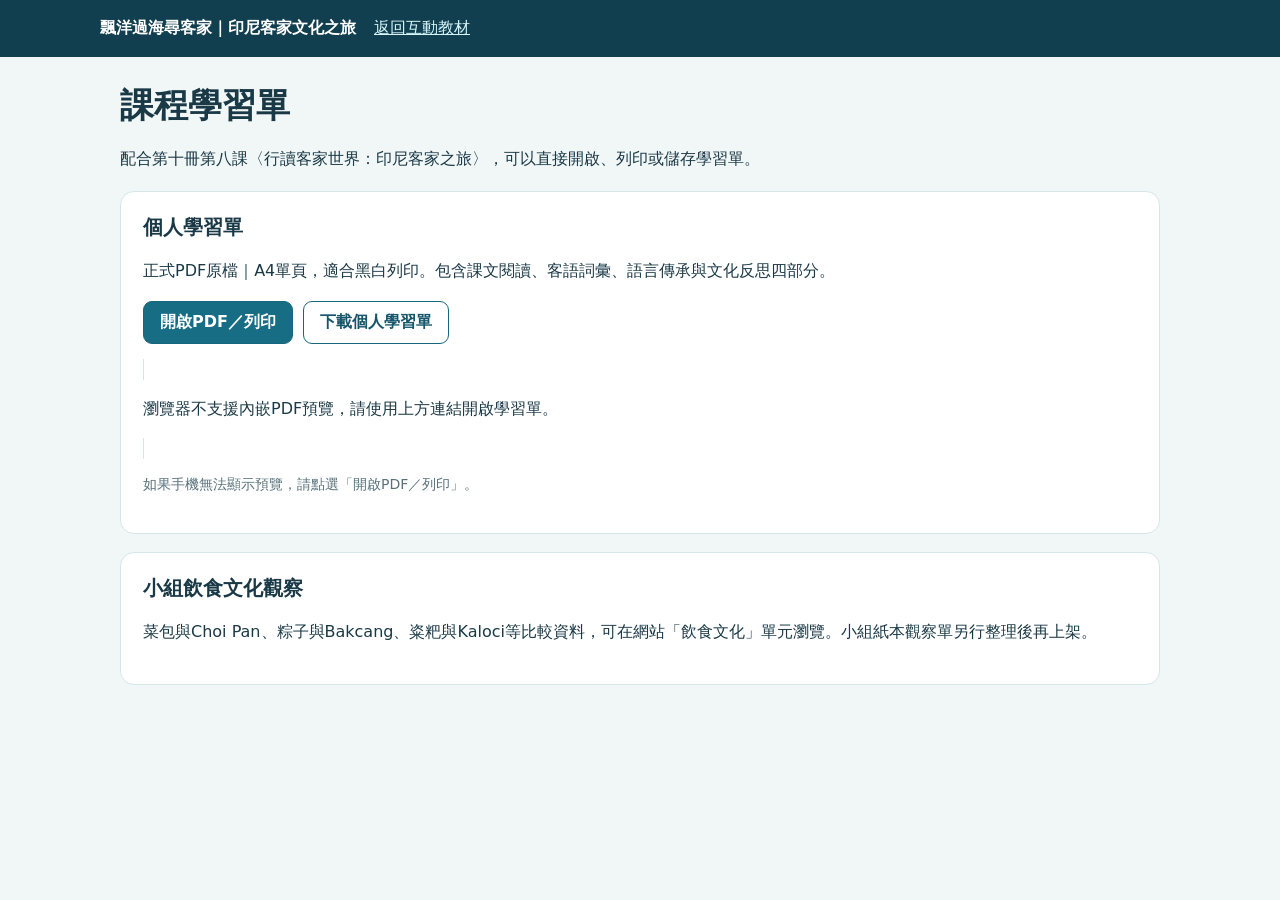
<file: worksheet.html>
<!doctype html>
<html lang="zh-Hant"><head><meta charset="utf-8"><meta name="viewport" content="width=device-width,initial-scale=1"><meta name="theme-color" content="#0f2835">
<title>課程學習單｜飄洋過海尋客家</title>
<style>
:root{font-family:system-ui,-apple-system,"Noto Sans TC","Microsoft JhengHei",sans-serif;color:#1a3946;background:#f1f6f7}*{box-sizing:border-box}body{margin:0}header{padding:18px max(22px,calc((100vw - 1080px)/2));background:#113f50;color:#fff;display:flex;gap:18px;align-items:center;flex-wrap:wrap}header a{color:#d6f5f9}main{max-width:1080px;margin:26px auto;padding:0 20px 40px}h1{font-size:clamp(24px,3vw,34px);margin:0 0 8px}p{line-height:1.75}.panel{background:#fff;border:1px solid #d7e6e9;border-radius:14px;padding:22px;margin:18px 0}.actions{display:flex;flex-wrap:wrap;gap:10px;margin:16px 0}.actions a{display:inline-block;border:1px solid #16677e;border-radius:9px;padding:10px 16px;color:#16566a;text-decoration:none;font-weight:700}.actions a.primary{background:#176d83;color:#fff}.preview{width:100%;height:min(76vh,920px);min-height:460px;border:1px solid #d7e3e7;border-radius:8px;background:white}.hint{font-size:14px;color:#59717b}h2{font-size:20px;margin:0 0 6px}@media(max-width:700px){main{margin:16px auto}.panel{padding:15px}.preview{min-height:420px}}
</style></head><body>
<header><strong>飄洋過海尋客家｜印尼客家文化之旅</strong><a href="index.html">返回互動教材</a></header>
<main><h1>課程學習單</h1><p>配合第十冊第八課〈行讀客家世界：印尼客家之旅〉，可以直接開啟、列印或儲存學習單。</p>
<section class="panel" aria-labelledby="indLabel"><h2 id="indLabel">個人學習單</h2><p>正式PDF原檔｜A4單頁，適合黑白列印。包含課文閱讀、客語詞彙、語言傳承與文化反思四部分。</p>
<div class="actions"><a class="primary" href="assets/worksheets/hakka_indonesia_individual_worksheet.pdf" target="_blank" rel="noopener">開啟PDF／列印</a><a href="assets/worksheets/hakka_indonesia_individual_worksheet.pdf" download="hakka_indonesia_individual_worksheet.pdf">下載個人學習單</a></div>
<object class="preview" data="assets/worksheets/hakka_indonesia_individual_worksheet.pdf#view=FitH" type="application/pdf" aria-label="個人學習單PDF預覽"><p>瀏覽器不支援內嵌PDF預覽，請使用上方連結開啟學習單。</p></object><p class="hint">如果手機無法顯示預覽，請點選「開啟PDF／列印」。</p></section>
<section class="panel"><h2>小組飲食文化觀察</h2><p>菜包與Choi Pan、粽子與Bakcang、粢粑與Kaloci等比較資料，可在網站「飲食文化」單元瀏覽。小組紙本觀察單另行整理後再上架。</p></section>
</main></body></html>
</file>
<file: styles.css>
:root{--ink:#122f3c;--muted:#5e7481;--cream:#f5f7f5;--white:#fff;--line:#dce6e8;--accent:#f3b86b;--sea:#1b6273;--lightsea:#def0ef;--teal:#327c7c;--shadow:0 14px 40px rgba(23,56,66,.10);--fontup:1;}
*{box-sizing:border-box}html,body{margin:0;min-height:100%;background:#f0f4f4;color:var(--ink);font-family:ui-sans-serif,-apple-system,BlinkMacSystemFont,"Noto Sans TC","Microsoft JhengHei",sans-serif}button,a{font:inherit}button{cursor:pointer}a{color:#126070}button:focus-visible,a:focus-visible,input:focus-visible{outline:3px solid #eea755;outline-offset:3px}button:disabled{opacity:.42;cursor:not-allowed}p{line-height:1.75}button{transition:background .17s ease,border-color .17s ease,transform .17s ease}button:hover:not(:disabled){transform:translateY(-1px)}
.site-shell{min-height:100vh;display:grid;grid-template-columns:254px minmax(0,1fr)}.sidebar{background:var(--ink);color:#d4e2e5;display:flex;flex-direction:column;padding:26px 17px 20px;position:sticky;top:0;height:100vh;overflow:auto}.brand{display:flex;gap:10px;align-items:center;padding:1px 9px 24px}.brand-mark{background:var(--accent);color:#263b3c;width:39px;height:39px;border-radius:13px;display:grid;place-items:center;font-family:serif;font-size:24px;font-weight:800}.brand strong{display:block;font-size:16px;color:white;letter-spacing:.05em}.brand span:not(.brand-mark){display:block;font-size:11px;color:#a9bec4;margin-top:3px}.side-caption{padding:10px 12px;color:#93b3ba;font-size:11px;letter-spacing:.16em;text-transform:uppercase}.lesson-nav{display:grid;gap:7px}.nav-step{border:1px solid transparent;color:#b5cbd1;background:transparent;display:flex;gap:12px;align-items:center;text-align:left;padding:12px 11px;border-radius:12px}.nav-step:hover{background:#204454}.nav-step.active{background:#285566;color:white;border:1px solid #407783}.nav-step .n{font-size:12px;font-variant-numeric:tabular-nums;color:#e8b778;min-width:22px}.nav-step strong{display:block;font-size:13px;font-weight:650}.nav-step small{color:#8cb2bd;display:block;font-size:11px;margin-top:3px}.side-bottom{margin-top:auto;padding:20px 12px 2px;border-top:1px solid #38525d}.side-bottom .mini-label{font-size:11px;letter-spacing:.1em;color:#ecc389}.side-bottom p{font-size:12px;line-height:1.8;color:#b3c9d0;margin:7px 0 10px}.side-bottom a{display:block;color:#e6cb99;font-size:12px;margin:8px 0}.quiet-button{background:none;border:0;padding:6px 0;color:#a2c6cb;font-size:12px;text-align:left}.workspace{min-width:0;display:flex;flex-direction:column;min-height:100vh}.topbar{display:flex;justify-content:space-between;align-items:center;gap:10px;min-height:74px;padding:12px clamp(18px,3vw,44px);background:white;border-bottom:1px solid var(--line)}.breadcrumb{font-size:12px;color:#6e838d;white-space:nowrap}.breadcrumb strong{color:#214d58}.dot{margin:0 10px;color:#aac2c4}.top-actions{display:flex;align-items:center;gap:8px}.dialect-switch{display:flex;gap:2px;padding:3px;border-radius:11px;background:#edf3f3}.dialect{border:0;border-radius:8px;padding:8px 11px;background:transparent;color:#5a7480;font-size:12px;font-weight:700}.dialect.active{color:#fff;background:#236979;box-shadow:0 3px 10px #23697933}.top-button,.icon-button{border:1px solid #dbe5e6;border-radius:10px;padding:8px 11px;background:#fff;color:#2c606b;font-size:12px;font-weight:700}.icon-button{font-size:22px;line-height:1;min-width:38px}.mobile-only{display:none}
.main{width:100%;max-width:1600px;margin:0 auto;padding:clamp(20px,3vw,40px) clamp(20px,4vw,55px) 32px;flex:1}.content-head{margin-bottom:24px}.eyebrow{font-size:12px;color:#ae7443;font-weight:800;letter-spacing:.12em}.content-head h1{margin:8px 0 8px;font-size:clamp(25px,3vw,38px);letter-spacing:.045em;line-height:1.35}.content-head p{color:#637882;font-size:14px;margin:0}.stage-body{display:grid;gap:18px}.panel{background:#fff;border:1px solid var(--line);box-shadow:var(--shadow);border-radius:20px;padding:24px}.panel h2{margin:0 0 11px;font-size:20px}.panel h3{margin:0 0 9px;font-size:17px}.panel p{margin:8px 0 0;font-size:15px}.panel.soft{background:#f8f9f7}.muted{color:var(--muted)}.micro-label{font-size:11px;color:#ae7d47;font-weight:750;letter-spacing:.13em}.tag{display:inline-block;background:#e9f4f3;border-radius:99px;color:#1b6670;padding:5px 10px;font-size:11px;font-weight:700}.tag.amber{background:#fff2db;color:#875e24}.tag.grey{background:#eef1f3;color:#536a74}.grid2{display:grid;grid-template-columns:1fr 1fr;gap:17px}.grid3{display:grid;grid-template-columns:repeat(3,1fr);gap:16px}.grid4{display:grid;grid-template-columns:repeat(4,1fr);gap:14px}.row{display:flex;align-items:center;gap:10px;flex-wrap:wrap}.spacebetween{justify-content:space-between}.teacher-note{padding:14px 18px;border-left:3px solid #d59d59;border-radius:9px;background:#fdf7ec;color:#6f5b43;font-size:13px;line-height:1.7}.question{font-size:clamp(18px,2vw,26px);font-weight:750;line-height:1.6}.stat{padding:21px 23px;border-radius:16px;background:#f1f7f6;border:1px solid #e1eceb}.stat .number{font-size:clamp(30px,4vw,52px);font-weight:850;color:#1e6574;line-height:1.2;letter-spacing:-.02em}.stat small{display:block;color:#647e85;font-size:12px;margin-top:5px}.stat .reveal{font-size:15px;color:#7d9197}.action{border:0;background:#1c6575;color:#fff;border-radius:12px;padding:11px 17px;font-weight:750}.ghost{border:1px solid #d3e3e5;background:#f7fbfa;color:#256575;border-radius:10px;padding:10px 13px;font-weight:700}.ghost.active{background:#206779;color:white;border-color:#206779}.info-tiles{display:grid;grid-template-columns:repeat(3,minmax(0,1fr));gap:10px}.info-tiles .tile{background:#f4f7f5;border-radius:13px;padding:15px;font-size:13px;line-height:1.6}.info-tiles strong{display:block;margin-bottom:4px;font-size:15px}.map-panel{position:relative;overflow:hidden;background:#163a48;border:1px solid #184455;border-radius:20px;color:#f1faf6;box-shadow:var(--shadow);padding:18px 22px}.map-header{display:flex;justify-content:space-between;align-items:center;gap:12px;flex-wrap:wrap}.map-caption{font-size:11px;color:#bfd0d0}.map-svg{width:100%;height:auto;display:block;max-height:480px}.map-svg .land{fill:#375d62;stroke:#77959a;stroke-width:1.3}.map-svg .coast{fill:#4d7779;stroke:#87a4a6;stroke-width:1.2}.map-svg .country-name{font-size:16px;fill:#adcdcc;letter-spacing:.1em;font-weight:650;pointer-events:none}.map-svg .minor-name{font-size:12px;fill:#d4e7db;pointer-events:none}.map-svg .route{fill:none;stroke:#f6b76c;stroke-width:3;stroke-dasharray:7 8;stroke-linecap:round;opacity:.85}.map-svg .route.modern{stroke:#a9e0f0;stroke-width:2;stroke-dasharray:4 7;opacity:.75}.map-svg .pin{cursor:pointer}.map-svg .pin circle.core{fill:#ffcd7a;stroke:#fff7e9;stroke-width:2.2}.map-svg .pin circle.halo{fill:#ffc778;opacity:.13}.map-svg .pin:hover circle.halo{opacity:.36}.map-svg .pin text{fill:white;font-size:15px;font-weight:800;paint-order:stroke;stroke:#10313b;stroke-width:4px;stroke-linejoin:round;pointer-events:none}.map-svg .pin:focus{outline:none}.map-svg .pin:focus circle.core{stroke:#fff;stroke-width:5px}.map-info{background:#224b56;border:1px solid #416d74;border-radius:13px;padding:13px 16px;font-size:13px;line-height:1.65;color:#d9eff0}.map-info strong{font-size:16px;color:#ffe5ae}.map-note{color:#d3e3e3;font-size:11px}.plane{display:none;fill:#f8dfab;filter:drop-shadow(1px 1px 5px #fff9)}.map-panel.flying .plane{display:block;offset-path:path('M 593 118 Q 553 188 471 287');animation:fly 3.2s ease-in-out forwards;offset-rotate:auto}.map-panel.flying .plane{transform:translate(-9px,-9px)}@keyframes fly{0%{offset-distance:0%;opacity:0}8%{opacity:1}90%{opacity:1}100%{offset-distance:100%;opacity:0}}
.toolbar{background:#fff;border-top:1px solid var(--line);min-height:78px;padding:15px clamp(20px,4vw,55px);display:flex;align-items:center;justify-content:space-between;gap:13px;position:sticky;bottom:0;z-index:5}.toolbar-left,.toolbar-right{display:flex;align-items:center;gap:12px}.toolbar-quiet{border:0;background:transparent;color:#337482;font-weight:700;font-size:13px}.progress-text{font-size:12px;color:#708894;white-space:nowrap}.progress-track{width:120px;max-width:12vw;height:6px;border-radius:99px;background:#e1ebec;overflow:hidden}.progress-fill{height:100%;background:#2c8890;width:12.5%;transition:width .3s}.outline-button,.primary-button{border-radius:11px;padding:11px 20px;font-weight:750;font-size:13px}.outline-button{background:white;border:1px solid #cbdce0;color:#3d6a75}.primary-button{color:white;border:1px solid #1f6879;background:#1f6879}.primary-button:hover{background:#155364}
.reading-controls{display:flex;gap:9px;flex-wrap:wrap;margin-bottom:18px}.chunk{background:#f2f5f5;color:#42616a;border:1px solid #d9e4e5;padding:9px 13px;border-radius:10px;font-weight:700;font-size:12px}.chunk.active{background:#1d6474;border-color:#1d6474;color:white}.reading-panel{display:grid;gap:12px;max-height:min(53vh,570px);overflow:auto;padding:4px 7px 12px 0}.reading-unit{background:#f7faf9;border:1px solid #e6efed;border-radius:12px;padding:17px 20px}.reading-unit .unit-n{font-size:11px;color:#8ba1a3;margin-bottom:7px}.reading-unit.both{display:grid;grid-template-columns:1fr 1fr;gap:12px}.reading-unit.both .unit-n{grid-column:1/-1}.dialect-col{min-width:0}.dialect-name{display:inline-block;color:#217182;font-size:11px;font-weight:800;margin-bottom:6px}.han-text{font-size:calc(22px * var(--fontup));line-height:2.0;letter-spacing:.02em;overflow-wrap:anywhere}.pinyin-text{font-size:calc(14px * var(--fontup));color:#657e89;line-height:1.9;margin-top:9px;white-space:normal;word-wrap:break-word;font-family:ui-sans-serif,Arial,sans-serif;letter-spacing:.02em}.vocab-btn{border:0;border-bottom:2px dotted #b37636;border-radius:0;background:#fff1d9;color:#784f19;padding:0 3px;font-size:inherit;line-height:inherit;display:inline;font-weight:750}.vocab-btn:hover{background:#ffe0a7}.vocab-strip{display:flex;gap:8px;flex-wrap:wrap;margin-top:13px}.vocab-strip button{border:1px solid #cfe2e1;color:#23616d;background:#eef8f6;border-radius:999px;padding:7px 12px;font-size:12px}.read-tip{font-size:12px;color:#637d86}
.dialog-overlay{position:fixed;z-index:90;inset:0;background:#102e3aca;display:grid;place-items:center;padding:15px}.dialog-overlay[hidden]{display:none}.dialog{width:min(540px,95vw);background:#fff;border-radius:20px;padding:24px 27px;box-shadow:0 30px 80px #0d283d44}.dialog-top{display:flex;justify-content:space-between;align-items:center}.dialog h2{margin:3px 0 14px;font-size:26px}.dialog p{line-height:1.85;color:#526d77}.dialog a{overflow-wrap:anywhere}.dialog .dialog-dialect{display:flex;justify-content:space-between;gap:10px;background:#f0f6f5;padding:11px;border-radius:10px;margin:8px 0;font-size:13px}.dialog small{color:#607c85}.dialog .dialog-dialect span{word-break:break-word}.sources-list{display:grid;gap:10px}.sources-list a{font-size:13px;line-height:1.5}
.histcard{border-radius:16px;border:1px solid #deeaeb;background:#fbfcfc;padding:19px}.histcard .year{font-weight:850;font-size:30px;color:#2b7c83}.histcard h3{margin:7px 0}.histcard p{font-size:14px}.meter{display:flex;align-items:stretch;gap:6px}.meter button{flex:1;padding:13px 8px;border-radius:10px;border:1px solid #cddfe1;background:#f3f8f7;color:#285e6b;font-weight:700}.meter button.active{background:#235f70;color:white}.answer-box{background:#f0f7f6;border:1px dashed #adcac9;border-radius:12px;padding:18px;color:#295e67;min-height:82px;line-height:1.8}.card-illustration{min-height:185px;display:grid;place-items:center;border-radius:13px;background:linear-gradient(135deg,#d5eae4,#eae3d1);overflow:hidden}.card-illustration svg{width:min(86%,300px);height:auto;max-height:220px}.food-card{border:1px solid #e1e9e8;background:white;border-radius:17px;overflow:hidden}.food-card .food-body{padding:17px}.food-card h3{margin:0 0 8px}.food-card p{font-size:13px;margin:0;color:#586f75}.compare-line{display:grid;grid-template-columns:1fr 1fr;gap:12px}.compare-line>div{background:#f5f8f7;border:1px solid #e1eae9;padding:15px;border-radius:11px;font-size:14px;line-height:1.7}.large-prompt{font-size:21px;font-weight:800;line-height:1.6}.festival-card{background:white;border:1px solid var(--line);border-radius:16px;padding:18px;min-height:195px}.festival-card .festival-symbol{font-size:43px;display:block;margin:7px 0 12px}.festival-card p{font-size:13px}.festival-card h3{font-size:16px}.policy-col{padding:19px;border-radius:14px;border:1px solid #dbe6e7}.policy-col:first-child{background:#fff8ec}.policy-col:last-child{background:#eff6f6}.tick{display:inline-block;width:11px;height:11px;background:#66a3a4;border-radius:50%;margin-right:8px}.poll{display:flex;gap:9px;flex-wrap:wrap;margin-top:13px}.poll button{background:#f7faf9;border:1px solid #cddfdf;border-radius:11px;padding:12px 15px;color:#285969}.poll button.active{background:#276c79;color:white}.selection-output{margin-top:12px;color:#276b73;font-size:13px;min-height:24px}.audio-chooser{background:#f6f9f8;border-radius:16px;padding:22px;display:flex;flex-direction:column;gap:10px}.audio-chooser h3{margin:0}.audio-chooser audio{width:100%}.audio-chooser input{max-width:100%;font-size:12px}.audio-chooser .audio-status{font-size:12px;color:#6a8189}.audio-chooser .audio-note{font-size:13px}.reflection{border:1px solid #d7e5e5;border-radius:15px;padding:19px;background:#f7fafa;min-height:140px}.reflection.active{border-color:#41949a;background:#e9f6f3}.reflection strong{font-size:21px}.reflection p{font-size:13px;color:#58767a}.citation{font-size:11px;color:#789096;line-height:1.75}.lesson-outro{font-size:22px;font-weight:800;color:#255f6c}
@media(max-width:1200px){.site-shell{grid-template-columns:210px minmax(0,1fr)}.sidebar{padding:22px 9px}.main{padding:25px 25px 28px}.topbar{padding:12px 20px}.top-actions{gap:5px}.brand strong{font-size:14px}.panel{padding:19px}.grid4{grid-template-columns:repeat(2,1fr)}}
@media(max-width:900px){.site-shell{grid-template-columns:1fr}.sidebar{position:fixed;z-index:30;top:0;bottom:0;width:260px;height:100vh;transform:translateX(-100%);transition:transform .2s}.sidebar.open{transform:translateX(0)}.mobile-only{display:inline-block}.breadcrumb span{display:none}.topbar{flex-wrap:wrap;min-height:62px}.grid2,.grid3,.grid4{grid-template-columns:1fr}.reading-unit.both{grid-template-columns:1fr}.reading-unit.both .unit-n{grid-column:1}.info-tiles{grid-template-columns:1fr}.content-head h1{font-size:27px}.toolbar{padding:10px 15px}.progress-track{display:none}}
@media(max-width:520px){.top-actions{width:100%;justify-content:flex-end}.topbar{gap:7px}.main{padding:17px 13px 24px}.panel{padding:16px;border-radius:13px}.map-panel{padding:12px}.toolbar-quiet{display:none}.toolbar-right{gap:5px}.outline-button,.primary-button{padding:10px}.dialect{padding:7px 9px}.top-button{font-size:11px;padding:7px}.reading-unit{padding:11px}.han-text{font-size:calc(19px * var(--fontup))}.progress-text{font-size:10px}}
@media print{.sidebar,.topbar,.toolbar{display:none!important}.site-shell{display:block}.main{padding:0}.panel{box-shadow:none}.reading-panel{max-height:unset;overflow:visible}}

/* 開場鉤子採緊湊橫向配置，讓互動地圖更早進入投影畫面 */
.intro-quick{display:grid;grid-template-columns:minmax(220px,1.1fr) minmax(330px,1.45fr) auto;align-items:center;gap:17px;padding:17px 23px}
.intro-quick .question{font-size:19px;margin:5px 0;line-height:1.45}
.intro-quick p{font-size:12px;margin-top:4px}
.intro-stats{display:grid;grid-template-columns:1fr 1fr;gap:9px}
.intro-quick .stat{padding:11px 16px}
.intro-quick .stat .number{font-size:31px}
.intro-quick .stat small{font-size:10px}
@media(max-width:1200px){.intro-quick{grid-template-columns:1fr 1.3fr;gap:9px}.intro-quick>.action{grid-column:1/-1;justify-self:start}}
@media(max-width:660px){.intro-quick{display:block}.intro-stats{margin:13px 0}.intro-quick>.action{width:100%}}
@media(prefers-reduced-motion:reduce){*,*::before,*::after{scroll-behavior:auto!important;animation:none!important;transition:none!important}}

/* 開場採地圖主畫面＋右側人口與語言問題 */
.intro-layout{display:grid;grid-template-columns:minmax(0,2.3fr) minmax(260px,1fr);gap:16px;align-items:stretch}
.intro-layout .map-panel{min-width:0}
.intro-layout .map-svg{max-height:450px}
.intro-side{display:flex;flex-direction:column;align-items:stretch;gap:11px;box-shadow:var(--shadow)}
.intro-side .question{font-size:20px;margin:3px 0 0;line-height:1.5}
.intro-side p{font-size:12px;margin:0}
.intro-side .stat{padding:12px 16px}
.intro-side .stat .number{font-size:36px}
.intro-side .action{align-self:flex-start}
@media(max-width:1150px){.intro-layout{grid-template-columns:1fr}.intro-side{display:grid;grid-template-columns:1fr 1fr;align-items:center}.intro-side .stat{padding:11px}.intro-side>.action{justify-self:start}.intro-side>.citation{grid-column:1/-1}}
@media(max-width:650px){.intro-side{display:flex}.intro-side>.action{width:100%}}

/* 第三版：公開授課投影優先的字級與真實地理圖層 */
html,body{font-size:18px}
.site-shell{grid-template-columns:258px minmax(0,1fr)}
.brand strong{font-size:19px}.brand span:not(.brand-mark){font-size:14px}.side-caption{font-size:13px}
.nav-step strong{font-size:17px}.nav-step small{font-size:13px}.nav-step .n{font-size:14px}
.side-bottom p,.side-bottom a,.side-bottom .mini-label{font-size:14px}
.breadcrumb{font-size:15px}.dialect,.top-button{font-size:15px}.top-button{padding:10px 12px}
.eyebrow{font-size:15px}.content-head h1{font-size:clamp(31px,3vw,44px)}.content-head p{font-size:19px}
.micro-label{font-size:14px;letter-spacing:.06em}.panel h2{font-size:25px}.panel h3{font-size:21px}.panel p{font-size:18px}
.question{font-size:clamp(23px,2.2vw,31px)}.teacher-note{font-size:17px}.citation{font-size:14px}
.stat small{font-size:15px}.stat .number{font-size:46px}.action,.ghost,.toolbar-quiet,.outline-button,.primary-button{font-size:17px;padding:13px 18px}
.toolbar{min-height:85px}.progress-text{font-size:16px}
.han-text{font-size:calc(29px * var(--fontup));line-height:1.83}
.pinyin-text{font-size:calc(20px * var(--fontup));line-height:1.8}
.dialect-name,.reading-unit .unit-n,.read-tip{font-size:15px}.chunk,.vocab-strip button{font-size:16px;padding:10px 14px}
.dialog{width:min(720px,94vw)}.dialog h2{font-size:33px}.dialog p,.dialog .dialog-dialect{font-size:19px}.dialog small{font-size:16px}
.histcard p,.food-card p,.festival-card p,.reflection p,.audio-chooser .audio-note,.selection-output,.audio-chooser .audio-status{font-size:17px}
.festival-card h3,.food-card h3{font-size:22px}.compare-line>div,.info-tiles .tile{font-size:18px}.info-tiles strong{font-size:21px}
.policy-col,.answer-box{font-size:18px}.large-prompt{font-size:25px}

/* 地圖改採GSHHG離線地理海岸線，依正確經緯度放置可點擊的標記 */
.intro-layout{grid-template-columns:minmax(0,2.2fr) minmax(315px,.95fr);gap:20px}
.map-panel{padding:20px 22px}.map-header h2{margin:7px 0 8px;font-size:25px;line-height:1.4}
.map-tabs{display:flex;flex-wrap:wrap;gap:9px;margin:14px 0 12px}
.map-tab{border:1px solid #78a6aa;color:#e1f2ef;background:#235160;border-radius:12px;padding:11px 15px;font-size:17px;font-weight:750;letter-spacing:.02em}
.map-tab:hover{background:#315f70}.map-tab.active{background:#f8d29a;border-color:#f8d29a;color:#163945}
.map-viewport{display:flex;align-items:center;justify-content:center;width:100%;min-height:380px}
.map-panel .map-svg{width:100%;height:auto;max-height:620px}
.map-panel .map-svg.map-taiwan{height:min(62vh,650px);width:auto;max-width:100%;max-height:650px}
.map-panel .map-svg .pin text{font-size:22px;stroke-width:5px}
.map-panel .map-svg .pin circle.core{stroke-width:3px}
.map-panel .map-svg .geo-label{font-size:20px;font-weight:650;fill:#b7d0d1;opacity:.72;paint-order:stroke;stroke:#113342;stroke-width:3px}
.map-info{padding:16px 19px;font-size:18px;line-height:1.68}
.map-info strong{font-size:22px}
.map-note{font-size:14px;line-height:1.7}
.map-panel.flying .plane{display:block;offset-path:path('M 545 126 Q 480 310 378 459');animation:fly 3.2s ease-in-out forwards;offset-rotate:auto}
.intro-side .question{font-size:24px}.intro-side p{font-size:17px;line-height:1.65}
.intro-side .stat .number{font-size:44px}.intro-side .stat small{font-size:15px}
.distribution-panel{gap:18px}.distribution-panel h2{font-size:24px;margin:0}
.county-ratios{display:grid;gap:14px;margin:7px 0}.ratio-row{display:grid;grid-template-columns:70px minmax(0,1fr) 70px;align-items:center;gap:9px;font-size:17px;font-weight:700}
.ratio-row strong{text-align:right;color:#1c6370;font-size:19px}.ratio-track{height:14px;background:#edf3f1;border-radius:99px;overflow:hidden}.ratio-track div{height:100%;border-radius:99px;background:linear-gradient(90deg,#f3c67b,#e88057)}
.distribution-panel .prompt-side{border-radius:12px;padding:15px;background:#f5f7ef;color:#375866;font-size:18px;font-weight:700;line-height:1.65}
.location-chips{display:grid;grid-template-columns:1fr 1fr;gap:10px}
.location-chips button{padding:13px 10px;border:1px solid #d3e5e4;border-radius:11px;background:#eff7f6;color:#235e69;font-size:17px;font-weight:750}
.location-chips button:hover{background:#d9eeed}

@media(max-width:1250px){
 .intro-layout{grid-template-columns:1fr}.intro-side{display:flex}.map-panel .map-svg{max-height:620px}.map-viewport{min-height:0}
 .distribution-panel .county-ratios{grid-template-columns:repeat(2,minmax(0,1fr))}
}
@media(max-width:900px){.site-shell{grid-template-columns:1fr}.map-tabs{gap:7px}.map-tab{font-size:15px}.map-panel .map-svg .pin text{font-size:20px}}
@media(max-width:520px){
 .content-head h1{font-size:28px}.content-head p{font-size:17px}
 .map-panel{padding:13px}.map-header h2{font-size:22px}
 .map-tabs{display:grid;grid-template-columns:1fr}.map-tab{width:100%}
 .map-panel .map-svg .pin text{font-size:23px}
 .ratio-row{grid-template-columns:68px minmax(0,1fr) 63px;font-size:15px}
 .distribution-panel .county-ratios{grid-template-columns:1fr}
 .intro-side p{font-size:16px}.panel p{font-size:17px}
 .han-text{font-size:calc(23px * var(--fontup))}.pinyin-text{font-size:calc(18px * var(--fontup))}
}

/* 投影版：所有提醒以學生可見的學習內容為主，不顯示教師教案備註 */
.teacher-note,.read-tip,.side-bottom .mini-label,.side-bottom p{display:none!important}
.real-photo{margin:0;position:relative;min-height:200px;background:linear-gradient(120deg,#294d56,#5b7e76);overflow:hidden;border-radius:14px}
.real-photo img{display:block;width:100%;height:100%;object-fit:cover;aspect-ratio:16/10;transition:transform .25s ease}
.real-photo:hover img{transform:scale(1.015)}
.real-photo figcaption{position:absolute;right:0;bottom:0;background:rgba(11,35,42,.73);padding:6px 11px;border-radius:12px 0 0 0;font-size:13px;line-height:1.3}
.real-photo a{color:#fff;overflow-wrap:anywhere;text-decoration:none}
.real-photo.photo-failed{display:grid;place-items:center}
.real-photo.photo-failed:before{content:'圖片未載入 · 請檢查網路連線';color:#e3f1ee;font-size:17px;text-align:center;padding:18px}
.real-photo.photo-failed figcaption{position:static;background:transparent}
.food-card .card-illustration{padding:0;overflow:hidden;min-height:280px}
.food-card .real-photo{border-radius:0;min-height:280px}
.food-card .real-photo img{aspect-ratio:16/10;min-height:280px}
.festival-card{padding:10px 10px 16px;overflow:hidden}
.festival-card .real-photo{min-height:160px}
.festival-card .real-photo img{aspect-ratio:5/4;min-height:160px}
.festival-card h3,.festival-card p,.festival-source{margin-left:9px;margin-right:9px}
.festival-card .festival-symbol{min-height:160px;display:grid;place-items:center;background:linear-gradient(115deg,#d2e0df,#f5d8a2);border-radius:14px;font-size:58px}
.festival-source{display:inline-block;margin-top:11px;font-size:15px}
.photo-context{display:grid;grid-template-columns: minmax(220px,1fr) minmax(0,1.4fr);align-items:center;gap:23px}
.photo-context .real-photo{height:280px}
.photo-context .real-photo img{height:100%}
.photo-context h2{font-size:27px}
@media(max-width:1000px){.photo-context{grid-template-columns:1fr}.photo-context .real-photo{height:260px}}
@media(max-width:600px){.real-photo figcaption{font-size:11px}.festival-card .real-photo{min-height:180px}}

/* 雙腔拼音表記：調值（Unicode上標數字）／調型（課本符號） */
.tone-mode-toggle{white-space:nowrap;border-color:#a3d0cb;background:#eef8f5;color:#175d64}
.tone-mode-toggle.tone-shape-mode{background:#e2f1eb;border-color:#6ea7a0}
.pinyin-text,.reading-title-pinyin,.vocab-pinyin{font-family:ui-sans-serif,"Noto Sans",Arial,"Noto Sans TC",sans-serif;font-variant-numeric:normal;letter-spacing:.025em}
.reading-title-pinyin{font-size:calc(19px * var(--fontup));color:#557781;line-height:1.75;margin-top:8px;overflow-wrap:anywhere}
.reading-title-pinyin span{display:block}
.dialog .vocab-pinyin{font-size:20px;color:#315f6a;line-height:1.65;overflow-wrap:anywhere}
@media(max-width:600px){.reading-title-pinyin{font-size:calc(16px * var(--fontup))}.tone-mode-toggle{padding:9px 11px}}


/* 內建課堂工具：不再需要另外上傳tools.css。 */
/* beta V6.0：投影友善字級／課堂小工具／人口地圖互動 */
:root { --projector-text: 1.08; }
.site-shell { grid-template-columns: 244px minmax(0,1fr); }
.sidebar { padding-bottom: 14px; }
.brand strong { font-size:18px; }
.brand span { font-size:13px; }
.side-caption { font-size:13px; }
.lesson-nav .nav-step strong { font-size:16px; }
.lesson-nav .nav-step small { font-size:13px; }
.breadcrumb { font-size:14px;white-space:normal; line-height:1.35; }
.breadcrumb .site-full-name { color:#163c49; font-size:14px; }
.topbar { min-height:82px; flex-wrap:wrap; row-gap:12px; padding-top:13px; padding-bottom:13px; }
.top-actions { gap:7px; flex-wrap:wrap; }
.top-button { font-size:13px; padding:10px 12px; }
.tool-launchers { display:flex;align-items:center;gap:5px;padding-left:10px;border-left:1px solid #dce7e7; }
.tool-trigger { color:#236071; background:#e9f3f1; border:1px solid #d1e3df; font-weight:780; }
.tool-trigger:hover { background:#d4ece7; }
.main { padding-top:26px; }
.content-head h1 { font-size:clamp(30px,3.1vw,45px); }
.content-head p { font-size:17px; }
.eyebrow { font-size:15px; }
.panel p, .teacher-note p, .intro-side p { font-size:17px; line-height:1.7; }
.panel h2 { font-size:24px; }
.panel h3 { font-size:20px; }
.micro-label { font-size:13px; }
.question { font-size:clamp(22px,2.1vw,32px); }
.map-tabs .map-tab, .map-tab { font-size:15px; }
.map-panel h2 { font-size:clamp(20px,2vw,28px); }
.map-panel .micro-label { font-size:14px; color:#efc68a; }
.map-info { font-size:17px; line-height:1.6; min-height:88px; }
.map-info strong { font-size:21px; }
.map-panel .map-svg .pin text { font-size:20px; }
.map-panel .map-svg.map-taiwan .pin text { font-size:20px; paint-order:stroke;stroke:#173b46;stroke-width:4px;stroke-linejoin:round; }
.map-panel .map-svg.map-taiwan { height:min(64vh,685px); max-height:685px; }
.map-panel .map-svg.map-geo { max-height:620px; }
.map-panel .map-svg.map-indonesia { max-height:570px; }
.map-panel { padding:20px 23px; }
.map-header { margin-bottom:8px; }
.map-viewport { min-height:420px; }
.map-note, .teacher-note, .read-tip { display:none !important; }
.intro-layout { grid-template-columns:minmax(0,1.85fr) minmax(305px,.85fr);gap:18px; }
.intro-side { gap:14px; }
.intro-side h2 { font-size:23px; }
.ratio-row { font-size:15px; }
.ratio-row.ratio-button { display:grid;grid-template-columns:76px 1fr 56px;align-items:center;gap:9px;width:100%;padding:7px 4px;color:#304955;border:0;background:transparent;text-align:left;cursor:pointer; }
.ratio-row.ratio-button:hover { background:#f1f7f5; border-radius:8px; }
.ratio-row.ratio-button span.ratio-track { display:block;height:10px;border-radius:10px;background:#edf0ef;overflow:hidden; }
.ratio-row.ratio-button span.ratio-track span { display:block;height:100%;background:linear-gradient(90deg,#f3c875,#db694e);border-radius:10px; }
.ratio-row.ratio-button strong { text-align:right;color:#284f59; }
.location-list-title { font-size:17px !important; margin:6px 0 0; }
.location-chips button { font-size:15px; padding:9px 11px; }
.county-chips button.active { background:#1c6575; color:#fff; border-color:#1c6575; }
.choice-hint { background:#f0f6f3; color:#276572;border-radius:12px;padding:15px 18px;line-height:1.5;font-size:16px; }
.county-info { display:grid;gap:12px; }
.county-info-name { display:block; font-size:27px !important; }
.county-info-year { color:#bcd3d6; font-size:13px; }
.county-info-number { display:grid; grid-template-columns:1fr 1fr; gap:10px; }
.county-info-number span { display:grid;gap:2px; background:#2c5660;border:1px solid #416c73;border-radius:12px;padding:10px 13px; }
.county-info-number small,.county-info-dialects small { color:#b7d2d3; font-size:13px; }
.county-info-number b { color:#ffe2ac; font-size:clamp(23px,2.2vw,30px); }
.county-info-dialects { display:grid;gap:7px; }
.county-info-dialects span { display:grid;grid-template-columns:105px 1fr;align-items:baseline;gap:9px; }
.county-info-dialects b { font-size:16px; color:#fff9df; }
.map-svg .county-pin .pulse-ring { fill:none; stroke:#f9b870; stroke-width:2.7px;opacity:0; transform-box:fill-box;transform-origin:center;animation:county-ripple 2.9s ease-out infinite;pointer-events:all; }
.map-svg .county-pin .pulse-ring.delay { animation-delay:1.43s; }
.map-svg .county-pin.high .pulse-ring { stroke:#ff9267;stroke-width:3.6; }
.map-svg .county-pin.medium .pulse-ring { stroke:#ffd087; }
.map-svg .county-pin.normal .pulse-ring { stroke:#bce6dc;stroke-width:2.5; }
.map-svg .county-pin .core { fill:#ffd38e;stroke:#fff;stroke-width:2.2; filter:drop-shadow(0 0 7px #f4bb77); }
.map-svg .county-pin.selected .core { fill:#fff; stroke:#f8a456;stroke-width:5; }
.map-svg .county-pin .pin-leader { fill:none;stroke:#b2d5d1;stroke-width:1.35;opacity:.7;pointer-events:none; }
.map-svg .county-pin.selected .pin-leader { stroke:#ffe1a9;stroke-width:2;opacity:1; }
.map-svg .county-pin { cursor:pointer; }
.map-svg .county-pin:focus .core { stroke:#fff;stroke-width:5; }
@keyframes county-ripple { 0% { transform:scale(.55);opacity:.74;} 75% { opacity:.25; } 100% { transform:scale(3.5); opacity:0; } }
.map-svg .migration-path { fill:none; stroke:#ffbd74;stroke-width:5;stroke-linecap:round;stroke-dasharray:100;stroke-dashoffset:100;animation:migration-draw 3.5s ease forwards;filter:drop-shadow(0 0 4px #e59855); }
.map-svg .route-destination { fill:none;stroke:#ffd29a;stroke-width:3; opacity:0;transform-box:fill-box;transform-origin:center;animation:route-arrive 2s ease-out 3.25s forwards; }
@keyframes migration-draw { to { stroke-dashoffset:0; } }
@keyframes route-arrive { 0% { transform:scale(.4);opacity:0; } 24% { opacity:.9; } 100% { transform:scale(2.7);opacity:0; } }
.migration-choices { display:grid;grid-template-columns:1fr 1fr;gap:14px;margin-top:16px; }
.migration-choices button { border:1px solid #d8e5e3;border-radius:15px;background:#eef5f3;color:#255565;display:grid;gap:6px;text-align:left;padding:19px 15px;cursor:pointer; }
.migration-choices button:hover,.migration-choices button:focus-visible { background:#d4eae4;border-color:#7cbcb0; }
.migration-choices button strong { font-size:19px; }
.migration-choices button small { font-size:13px;color:#5f7c83; }
.choice-symbol { font-size:28px;color:#ca985c; }
.pinyin-text,.reading-title-pinyin { font-size:clamp(18px,1.5vw,23px) !important;line-height:1.8; }
.han-text { font-size:clamp(23px,2.2vw,35px) !important;line-height:1.6; }
.reading-unit { padding:19px 18px; }
.unit-n { font-size:13px; }
.policy-col p,.food-body p,.festival-card p { font-size:17px; }
.toolbar { padding-bottom:7px;padding-top:12px; flex-wrap:wrap; }
.site-credit { flex:1 0 100%;font-size:12px;color:#7c8991;text-align:right;letter-spacing:.02em; padding:0 2px 3px; }
.site-credit strong { font-weight:750;color:#38616b; }
.toolbar-right button { font-size:16px; }
/* 課堂小工具的對話視窗 */
.tool-overlay { position:fixed;inset:0;background:rgba(11,34,45,.82);z-index:170;display:grid;place-items:center;padding:20px; }
.tool-overlay[hidden] { display:none; }
.tool-dialog { width:min(900px,96vw);max-height:95vh;overflow:auto;border-radius:24px;background:#f9fbfa;box-shadow:0 32px 90px #07191cc0;padding:24px 30px 29px;color:#193d49; }
.tool-dialog-head { display:flex;justify-content:space-between;align-items:center;gap:15px;margin-bottom:18px;border-bottom:1px solid #dceae7;padding-bottom:15px; }
.tool-dialog-head h2 { font-size:clamp(25px,3vw,38px);margin:2px 0 0; }
.tool-kicker { color:#a16c42;font-size:13px;font-weight:800;letter-spacing:.09em; }
.tool-close { width:48px;height:48px;display:grid;place-items:center;border:1px solid #d8e6e3;border-radius:13px;color:#355761;background:white;cursor:pointer;font-size:29px; }
.tool-clock { font-variant-numeric:tabular-nums;letter-spacing:.02em;text-align:center;color:#164d5e;font-size:clamp(65px,11vw,132px);font-weight:850;line-height:1.3; padding:25px 8px; }
.countdown-clock { font-size:clamp(90px,15vw,165px);padding-bottom:0; }
.countdown-clock.timer-done { color:#ba5743;animation:timer-alert 1s ease-in-out 2; }
@keyframes timer-alert { 50%{opacity:.35;} }
.timer-end-caption { text-align:center;min-height:34px;font-size:23px;font-weight:800;color:#a36b38; }
.tool-actions { display:flex;justify-content:center;gap:14px;flex-wrap:wrap;margin-top:21px; }
.tool-actions button { border-radius:14px;padding:15px 27px;min-width:143px;font-size:20px;font-weight:800;cursor:pointer; }
.tool-primary { background:#1a6475;color:white;border:1px solid #1a6475; }
.tool-primary:hover { background:#12495a; }
.tool-primary:disabled { opacity:.55;cursor:wait; }
.tool-secondary { background:#fff;color:#2e606f;border:1px solid #cadae0; }
.tool-secondary:hover { background:#e9f2f1; }
.tool-presets { display:grid;grid-template-columns:repeat(6,minmax(0,1fr));gap:9px; }
.tool-presets .preset { font-size:17px;font-weight:800;border-radius:12px;padding:12px 6px;border:1px solid #d1e2e2;color:#38606b;background:#fff;cursor:pointer; }
.tool-presets .preset.active { background:#206779;color:#fff;border-color:#206779; }
.spinner-layout { display:grid;grid-template-columns:minmax(0,1.15fr) minmax(260px,.85fr);gap:25px; }
.wheel-panel { min-width:0; }
.wheel-surround { position:relative; width:min(100%,440px); margin:auto; aspect-ratio:1; }
#wheelCanvas { display:block;width:100%;height:100%;transform-origin:center center; border-radius:50%; }
.wheel-pointer { position:absolute;z-index:4;top:-10px;left:calc(50% - 18px);width:0;height:0;border-left:18px solid transparent;border-right:18px solid transparent;border-top:37px solid #e36d46;filter:drop-shadow(0 2px 3px #18333e77); }
.wheel-hub { position:absolute;left:50%;top:50%;transform:translate(-50%,-50%);z-index:3;border:5px solid #fff;border-radius:50%;width:65px;height:65px;display:grid;place-items:center;background:#ffdca0;color:#365866;font-size:29px;font-weight:900;box-shadow:0 2px 10px #1128357c;pointer-events:none; }
.wheel-result { min-height:37px;text-align:center;font-size:clamp(18px,2vw,24px);color:#b06543;font-weight:800;margin-top:12px; }
.wheel-settings { display:flex;flex-direction:column;gap:10px; }
.wheel-settings label { font-size:16px;font-weight:750; }
.wheel-settings textarea { width:100%;min-height:196px;resize:vertical;border:1px solid #b8d1d1;background:#fff;border-radius:12px;padding:13px 15px;font-size:17px;line-height:1.5; }
.wheel-settings .wheel-check { display:flex;gap:10px;align-items:center;font-size:16px;font-weight:650; }
.wheel-check input { width:20px;height:20px;accent-color:#1a6475; }
.wheel-status { font-size:14px;color:#597581;margin:0; }
.picked-label { font-size:15px;font-weight:800;margin-top:5px; }
.picked-names { min-height:55px;display:flex;gap:7px;flex-wrap:wrap;align-content:flex-start;font-size:14px;color:#60747b; }
.picked-names span { background:#e5f1ec;color:#2a6370;border-radius:40px;padding:5px 11px; }
@media(max-width:1200px){ .topbar{align-items:flex-start;} .breadcrumb .site-full-name{display:none;} .intro-layout{grid-template-columns:minmax(0,1.4fr) minmax(250px,.95fr);} .map-panel .map-svg.map-taiwan .pin text{font-size:19px;} }
@media(max-width:980px){.intro-layout{grid-template-columns:1fr;}.map-panel .map-svg.map-taiwan{max-height:620px;height:min(75vh,620px);} .tool-presets{grid-template-columns:repeat(3,minmax(0,1fr));} .spinner-layout{grid-template-columns:1fr;}.wheel-surround{max-width:370px;} }
@media(max-width:650px){.tool-dialog{padding:17px 18px;} .tool-clock{font-size:clamp(48px,13vw,86px);} .countdown-clock{font-size:clamp(82px,20vw,140px);} .tool-launchers{padding-left:0;border-left:0;} .top-button{font-size:13px;} .migration-choices{grid-template-columns:1fr;} .site-credit{text-align:center;} .map-panel .map-svg.map-taiwan .pin text{font-size:18px;} .map-info{font-size:15px;} .county-info-number b{font-size:23px;} .top-actions{justify-content:flex-start;} }
@media(prefers-reduced-motion:reduce){.map-svg .county-pin .pulse-ring{animation:none;opacity:.5;transform:scale(1.2);} .map-svg .migration-path{animation:none;stroke-dasharray:none;stroke-dashoffset:0;} .map-svg .route-destination{display:none;} }
/* 讓整個地名＋標記區域都能點擊，不只是圓點本身 */
.map-svg .pin { pointer-events:bounding-box; cursor:pointer; }
.map-svg .pin .halo { pointer-events:all; }

/* beta V6.0.2：印尼社群光點、臺灣地圖縮放及原課文段落導覽 */
.map-svg .indo-pin .pulse-ring{stroke:#ffd292;stroke-width:3.3;animation-duration:2.9s;}
.map-svg .indo-pin .pulse-ring.delay{animation-delay:1.43s;}
.map-svg .indo-pin .core{fill:#ffdd9f;filter:drop-shadow(0 0 9px #ffc374);}
.map-svg .indo-pin .halo{fill:#ffc778;opacity:.2;}
.map-svg .indo-pin.selected .core{fill:#fff;stroke:#f2ad61;stroke-width:5px;}
.map-viewport.zoomable-map{position:relative;overflow:hidden;}
.map-svg.map-taiwan{transition:none;}
.map-zoom-controls{position:absolute;top:10px;right:12px;z-index:8;display:flex;gap:6px;align-items:center;padding:7px;border-radius:12px;background:rgba(10,36,46,.9);border:1px solid rgba(255,255,255,.25);box-shadow:0 6px 22px rgba(0,0,0,.26);}
.map-zoom-controls button{min-width:40px;height:39px;border-radius:8px;border:1px solid #4e7980;background:#2a5864;color:#fff;font-size:21px;font-weight:800;cursor:pointer;}
.map-zoom-controls button:last-child{font-size:15px;min-width:51px;}
.map-zoom-controls button:disabled{opacity:.4;cursor:not-allowed;}
.map-zoom-controls button:hover:not(:disabled){background:#437989;}
.map-zoom-controls span{font-size:15px;min-width:48px;text-align:center;font-variant-numeric:tabular-nums;color:#fff;}
.map-svg.map-taiwan .county-pin {cursor:pointer;}
.map-svg .migration-path.nanyang-path{stroke:#ffcc85;stroke-width:4.5;}
.reading-paragraph-nav{display:flex;flex-wrap:wrap;gap:8px;margin:15px 0 20px;}
.reading-paragraph-nav button{border:1px solid #cbdedb;border-radius:9px;background:#f0f6f4;color:#355f6c;min-width:41px;height:40px;font-size:17px;font-weight:750;cursor:pointer;}
.reading-paragraph-nav button.active,.reading-paragraph-nav button:hover{background:#206779;border-color:#206779;color:white;}
.reading-anchor{scroll-margin-top:20px;}
.reading-all{display:grid;gap:14px;}
@media(max-width:650px){.map-zoom-controls{right:6px;top:6px;gap:3px;padding:4px;}.map-zoom-controls button{min-width:34px;height:33px;font-size:18px;}.map-zoom-controls span{font-size:12px;min-width:37px;}}

/* beta V6.1.0｜地圖鏡頭隨遷移路線移動，使用者可手動回全圖或重播。 */
.map-panel .map-viewport{position:relative;overflow:hidden;}
.geo-camera-controls{position:absolute;right:12px;top:12px;display:flex;gap:7px;z-index:10;}
.geo-camera-controls button{background:rgba(17,53,64,.94);color:#fff6e4;border:1px solid #68878e;border-radius:9px;font-size:15px;font-weight:800;padding:9px 12px;cursor:pointer;box-shadow:0 5px 12px #07171c55;}
.geo-camera-controls button:hover{background:#316673;}
.map-panel .map-svg.map-geo{will-change:contents;}
@media(max-width:650px){.geo-camera-controls{right:5px;top:5px;gap:4px;}.geo-camera-controls button{font-size:12px;padding:6px 8px;}}


/* beta V6.1.1：導覽列整合至頁首，不占用投影畫面底部空間 */
.topbar {
  position:relative;
  z-index:15;
  display:grid;
  grid-template-columns:minmax(0,1fr) auto;
  grid-template-rows:auto auto;
  align-items:center;
  column-gap:16px;
  row-gap:7px;
  min-height:0;
  padding:8px clamp(14px,2vw,26px) 9px;
}
.topbar-heading { display:flex; gap:9px; min-width:0; align-items:center; }
.topbar-identity { min-width:0; display:flex; flex-direction:column; gap:2px; }
.topbar .breadcrumb {font-size:13px; line-height:1.25; display:flex; align-items:center; flex-wrap:wrap; column-gap:0; }
.topbar .breadcrumb .site-full-name {font-size:13px; }
.topbar .dot {margin:0 6px;}
.topbar .site-credit {
  flex:none; padding:0; text-align:left; font-size:10px; line-height:1.25;
  color:#708691; white-space:nowrap;
}
.top-pager { grid-column:2;grid-row:1;display:flex;align-items:center;gap:5px;white-space:nowrap;min-width:0; }
.top-pager button {min-height:31px;border-radius:8px;font-size:12px;font-weight:700;padding:5px 9px;line-height:1.35;}
.top-pager-home {color:#2b6978;background:#edf5f4;border:1px solid #d4e6e6;}
.top-pager-step {color:#2f6777;background:#fff;border:1px solid #cfdee1;}
.top-pager-step.next-step {color:#fff;background:#216d7d;border-color:#216d7d;}
.top-pager-progress {min-width:54px;display:flex;align-items:center;justify-content:center;gap:5px;flex-direction:column;}
.top-pager-progress .progress-text {font-size:11px;line-height:1.1;font-variant-numeric:tabular-nums;font-weight:800;color:#586e7a;}
.top-pager-progress .progress-track {display:block;width:48px;max-width:none;height:3px;}
.topbar .top-actions {grid-column:1 / -1;grid-row:2;display:flex;justify-content:flex-end;gap:5px;align-items:center;flex-wrap:wrap;}
.topbar .top-actions .top-button {font-size:12px;padding:7px 9px;}
.topbar .top-actions .dialect {font-size:12px;padding:6px 10px;}
.topbar .top-actions .icon-button {padding:5px 8px;min-width:33px;}
.topbar .top-actions .tool-launchers {gap:4px;padding-left:8px;}
/* 大螢幕保持工具列精簡；小螢幕導覽控制獨立成一行，避免壓住文字 */
@media(max-width:1060px){
  .topbar{grid-template-columns:minmax(0,1fr) auto;column-gap:8px;}
  .topbar .breadcrumb .site-full-name{display:none;}
  .top-pager button{padding:5px 7px;}
}
@media(max-width:750px){
  .topbar{grid-template-columns:minmax(0,1fr);row-gap:7px;padding:8px 12px;}
  .topbar-heading{grid-column:1;grid-row:1;}
  .top-pager{grid-column:1;grid-row:2;justify-content:flex-end;flex-wrap:wrap;}
  .topbar .top-actions{grid-column:1;grid-row:3;justify-content:flex-start;width:100%;}
  .topbar .site-credit{font-size:10px;white-space:normal;}
}
@media(max-width:400px){
  .top-pager{gap:3px;justify-content:space-between;}
  .top-pager button{font-size:11px;padding:5px 5px;}
  .top-pager-progress{min-width:43px;}
  .top-pager-progress .progress-track{width:39px;}
}
@media print{.topbar{display:none!important}}

/* beta V6.1.1：地圖聚焦、拖曳與課程過場 */
.map-svg.map-taiwan{touch-action:none;}
.map-viewport.zoomable-map .map-svg.map-taiwan{cursor:grab;}
.map-viewport.zoomable-map .map-svg.map-taiwan:active{cursor:grabbing;}
.journey-overlay[hidden]{display:none!important;}
.journey-overlay{position:fixed;inset:0;z-index:100;background:rgba(6,28,39,.95);display:grid;place-items:center;padding:18px;color:#fff;}
.journey-scene{position:relative;width:min(100%,960px);min-height:min(78vh,670px);display:flex;flex-direction:column;align-items:center;justify-content:center;gap:clamp(14px,3vh,29px);text-align:center;overflow:hidden;padding:clamp(20px,4vw,48px);border:1px solid #4c7d8b;border-radius:25px;background:radial-gradient(ellipse at 70% 60%,#21596d 0%,#123c4d 52%,#0b2835 100%);box-shadow:0 18px 80px #020e16a5;}
.journey-kicker{color:#ffd399;letter-spacing:.16em;font-size:clamp(13px,1.3vw,17px);font-weight:800;}
.journey-scene h2{margin:10px 0 0;font-size:clamp(25px,3.6vw,45px);line-height:1.48;letter-spacing:.025em;}
.journey-history{animation:journeyReveal .9s ease both;}
.journey-flight{width:min(86%,700px);height:80px;position:relative;display:flex;align-items:center;justify-content:center;}
.journey-trail{position:absolute;left:4%;right:4%;top:55%;height:2px;border-top:3px dashed #f7c983;opacity:.6;}
.journey-plane{position:absolute;left:5%;top:3%;font-size:65px;filter:drop-shadow(0 0 18px #e6b67b80);color:#ffe5a8;transform:rotate(5deg);animation:journeyFly 3.5s cubic-bezier(.18,.25,.7,1) both;}
.journey-now{animation:journeyReveal .9s ease 2.8s both;}
.journey-now p{font-size:clamp(18px,2.4vw,27px);margin:12px 0 0;color:#c9e7e8;}
.journey-now h2{color:#ffe2a8;}
.journey-buttons{display:flex;justify-content:center;gap:12px;align-items:center;flex-wrap:wrap;margin-top:4px;animation:journeyReveal .6s ease 3.4s both;}
.journey-buttons button{cursor:pointer;border:1px solid #78949b;color:#e5eeee;border-radius:11px;background:transparent;font-size:18px;font-weight:750;padding:11px 21px;}
.journey-buttons #journeyStart{background:#f2c17b;color:#143440;border-color:#f2c17b;}
.journey-buttons button:focus-visible{outline:3px solid white;outline-offset:3px;}
.journey-scene.journey-playing .journey-history{animation:journeyReveal .9s ease both;}
.journey-scene.journey-playing .journey-plane{animation:journeyFly 3.5s cubic-bezier(.18,.25,.7,1) both;}
.journey-scene.journey-playing .journey-now{animation:journeyReveal .9s ease 2.8s both;}
.journey-scene.journey-playing .journey-buttons{animation:journeyReveal .6s ease 3.4s both;}
@keyframes journeyFly{0%{left:2%;opacity:0;transform:translateY(18px) rotate(-8deg)}10%{opacity:1}80%{opacity:1}100%{left:89%;opacity:0;transform:translateY(-17px) rotate(8deg)}}
@keyframes journeyReveal{0%{opacity:0;transform:translateY(14px)}100%{opacity:1;transform:translateY(0)}}
@media(max-width:650px){.journey-flight{height:45px}.journey-plane{font-size:42px}.journey-scene{min-height:70vh;padding:24px 14px}.journey-buttons button{font-size:15px}}
@media(prefers-reduced-motion:reduce){.journey-history,.journey-plane,.journey-now,.journey-buttons,.journey-scene.journey-playing .journey-history,.journey-scene.journey-playing .journey-plane,.journey-scene.journey-playing .journey-now,.journey-scene.journey-playing .journey-buttons{animation:none!important;opacity:1!important}.journey-plane{left:50%}}

/* beta V6.2.0: 蘭芳公司客語版動畫影片卡與內建播放器 */
.lf-video-card .story-card-photo{position:relative;overflow:hidden}
.lf-video-card .story-card-photo img{height:100%;width:100%;object-fit:cover;display:block}
.video-play-symbol{position:absolute;top:50%;left:50%;transform:translate(-50%,-50%);display:grid;place-items:center;width:68px;height:68px;border-radius:50%;background:#133a45dc;border:2px solid #f3eddb;color:white;font-size:25px;box-shadow:0 6px 18px #08232f70}
.dialog.video-dialog{width:min(980px,96vw);max-height:95vh;overflow:auto;padding:clamp(16px,2vw,30px)}
.dialog.video-dialog h2{font-size:clamp(23px,2.1vw,31px);margin-bottom:12px}
.video-player-frame{background:#0b202a;border-radius:12px;overflow:hidden;display:flex;align-items:center;justify-content:center}
.video-player-frame video{width:100%;max-height:min(66vh,630px);height:auto;display:block;aspect-ratio:16/9;background:#10191c}
.video-player-bottom{display:flex;align-items:center;justify-content:space-between;gap:12px 20px;flex-wrap:wrap;padding-top:14px;font-size:15px;line-height:1.5}
.video-player-bottom span{color:#3f5c68;font-weight:600}
.video-player-bottom a{display:inline-block;border-radius:8px;padding:10px 14px;background:#e8f1f0;color:#175767;font-weight:800;text-decoration:none}
.video-player-bottom a:hover{background:#cce5e2}
@media(max-width:700px){.video-player-bottom{font-size:14px}.video-play-symbol{width:55px;height:55px}.dialog.video-dialog{width:98vw}}

/* beta V6.2.0: 臺灣客家菜包／印尼Choi Pan雙欄相片幻燈片 */
.food-comparison{align-items:stretch;gap:clamp(14px,2vw,26px)}
.food-comparison .food-card{min-width:0;box-shadow:0 8px 24px rgba(14,50,58,.09)}
.food-carousel{background:#143a47;color:white;overflow:hidden}
.food-slide-viewport{aspect-ratio:16/10;min-height:clamp(240px,27vw,370px);position:relative;display:flex;align-items:center;justify-content:center;background:#173746}
.food-slide-image{display:block;width:100%;height:100%;position:absolute;inset:0;object-fit:cover;object-position:center center}
.food-image-error{width:100%;padding:30px;text-align:center;color:#fff;font-size:18px}
.food-image-error a{display:block;color:#f8c984;margin-top:12px}
.food-slide-arrow{position:absolute;top:50%;transform:translateY(-50%);z-index:2;width:46px;height:62px;border:0;background:#092a39ae;color:white;font-size:43px;font-weight:400;line-height:1;cursor:pointer;transition:background .2s ease}
.food-slide-arrow:hover,.food-slide-arrow:focus-visible{background:#0f4355}
.food-slide-arrow.prev{left:0;border-radius:0 14px 14px 0}
.food-slide-arrow.next{right:0;border-radius:14px 0 0 14px}
.food-slide-count{position:absolute;right:14px;bottom:12px;z-index:2;background:#072b3ac2;border-radius:18px;padding:5px 11px;font-size:15px;letter-spacing:.03em;font-variant-numeric:tabular-nums}
.food-slide-footer{display:flex;align-items:flex-end;justify-content:space-between;gap:12px;padding:13px 16px 15px;flex-wrap:wrap;background:#183f4b}
.food-slide-caption{min-width:180px;flex:1;display:flex;flex-direction:column;gap:3px;line-height:1.35}
.food-slide-caption strong{font-size:18px;color:#ffe1a0}
.food-slide-caption span{font-size:15px;color:#ecf4f3}
.food-slide-caption a{font-size:12px;color:#b9d5da;text-decoration:underline;text-underline-offset:3px}
.food-slide-controls{display:flex;align-items:center;gap:10px}
.food-slide-dots{display:flex;gap:6px;align-items:center}
.food-slide-dots button{width:13px;height:13px;border-radius:50%;background:#698b95;border:1px solid #bed4d8;cursor:pointer;padding:0}
.food-slide-dots button.active{background:#ffd28c;border-color:#ffd28c;transform:scale(1.12)}
.food-play-toggle{border:1px solid #97b5bd;background:#234f5b;color:#fff;border-radius:8px;padding:6px 11px;font-size:12px;font-weight:700;cursor:pointer}
.food-card .food-body{padding:18px 22px 22px}
.food-card .food-body h3{font-size:clamp(23px,2.3vw,30px)}
.food-card .food-body p{font-size:17px;line-height:1.7}
@media(max-width:1000px){.food-comparison{grid-template-columns:1fr}.food-slide-viewport{min-height:300px}}
@media(max-width:600px){.food-slide-viewport{min-height:230px}.food-slide-arrow{width:42px;height:55px;font-size:37px}.food-slide-footer{align-items:flex-start}.food-slide-caption{flex-basis:100%}}


/* beta V6.2.1 — 互動資訊卡、捲動彈窗、蘭芳公司短動畫 */
.story-grid{display:grid;grid-template-columns:repeat(2,minmax(0,1fr));gap:18px}
.story-grid.three{grid-template-columns:repeat(3,minmax(0,1fr))}
.story-info-card{display:flex;flex-direction:column;gap:12px;min-width:0;min-height:184px;padding:22px 24px;text-align:left;cursor:pointer;background:#fff;border:1px solid #d6e5e5;border-radius:19px;box-shadow:0 7px 23px #18495412;transition:transform .22s ease,box-shadow .22s ease,border-color .22s ease;color:#193a47}
.story-info-card:hover,.story-info-card:focus-visible{transform:translateY(-3px);box-shadow:0 16px 33px #13495822;border-color:#72aaa5;outline:none}
.story-info-card .micro-label{align-self:flex-start;border-radius:999px;background:#eaf4f0;color:#226c71;font-size:15px;font-weight:750;padding:6px 12px;letter-spacing:.02em}
.story-info-card>strong{font-size:clamp(21px,1.8vw,26px);line-height:1.45;color:#113b49}
.story-info-card>span:not(.micro-label):not(.story-more){font-size:17px;line-height:1.7;color:#506e76}
.story-info-card .story-more{margin-top:auto;align-self:flex-end;font-size:14px;color:#21717b;font-weight:750;letter-spacing:.03em}
.story-card-photo{border-radius:12px;overflow:hidden;height:160px;background:#dee9e7}
.story-card-photo .real-photo{height:100%;min-height:0;border-radius:0}
.story-card-photo .real-photo img{height:100%;min-height:0;aspect-ratio:auto}
.story-info-card .story-card-photo + .micro-label{margin-top:4px}
.story-detail-photo{max-height:320px;margin:0 0 14px}
.story-detail-photo img{height:min(31vh,270px);min-height:140px}
.story-detail-text{font-size:clamp(18px,1.5vw,22px)!important;line-height:1.85!important;white-space:normal;overflow-wrap:anywhere}
.story-source{margin-top:16px;font-size:15px}
.story-source a{color:#176979}
.dialog-overlay{padding:12px;overflow:hidden}
.dialog{display:flex;flex-direction:column;max-height:calc(100dvh - 24px);overflow:hidden;width:min(780px,96vw);padding:22px clamp(16px,2.2vw,30px) 22px}
.dialog-top{flex:0 0 auto;position:relative;z-index:1;border-bottom:1px solid #e3eceb;padding-bottom:10px}
.dialog #dialogTitle{flex:0 0 auto;font-size:clamp(23px,2.6vw,32px);margin:14px 0}
.dialog #dialogContent{min-height:0;flex:1 1 auto;overflow-y:auto;overscroll-behavior:contain;padding:4px 6px 12px 0;scrollbar-gutter:stable;line-height:1.8}
.dialog.video-dialog{width:min(980px,96vw);max-height:calc(100dvh - 24px);overflow:hidden}
.dialog.video-dialog #dialogContent{min-height:0;overflow-y:auto}
.festival-video-intro{font-size:19px;line-height:1.8;margin:0 0 15px;color:#335967}
.festival-video-frame iframe{display:block;width:100%;aspect-ratio:16/9;min-height:260px;border:0;background:#0b202a}
.festival-video-tile{display:flex;flex-direction:column;align-items:center;justify-content:center;gap:12px;width:100%;height:175px;border:0;border-radius:12px;background:radial-gradient(ellipse at center,#2d7081,#153747);color:#fff;cursor:pointer;font-size:19px;font-weight:750}
.festival-video-tile:hover,.festival-video-tile:focus-visible{background:radial-gradient(ellipse at center,#3d8895,#164558);outline:3px solid #e1aa62;outline-offset:2px}
.festival-video-play{display:grid;place-items:center;width:64px;height:64px;background:#f4c480;color:#163c4b;border-radius:50%;font-size:28px;box-shadow:0 8px 20px #032a37aa}
.festival-card .real-photo figcaption span{color:#ecf4f5}
.food-local-credit{font-size:12px;color:#b9d5da}
@media(max-width:1100px){.story-grid.three{grid-template-columns:repeat(2,minmax(0,1fr))}}
@media(max-width:700px){.story-grid,.story-grid.three{grid-template-columns:1fr}.story-info-card{min-height:140px;padding:18px}.dialog{width:98vw;padding:16px}.festival-video-frame iframe{min-height:210px}.festival-video-tile{height:160px}}

/* 動畫啟動時依序出現：船、金礦、聚落、蘭芳公司。 */
.lf-story{border-radius:21px;border:1px solid #d7e9e8;background:linear-gradient(145deg,#f7faf8,#edf4f1);padding:clamp(15px,2.4vw,27px);box-shadow:0 8px 26px #15495815;overflow:hidden}
.lf-story-head{display:flex;align-items:center;justify-content:space-between;gap:16px;flex-wrap:wrap;margin-bottom:16px}
.lf-story-head span{font-size:16px;color:#926342;font-weight:700}
.lf-story-head h3{font-size:clamp(20px,2vw,27px);margin:4px 0;color:#163d4b}
.lf-story-head .action{font-size:17px;padding:12px 19px;border-radius:12px;cursor:pointer}
.lf-story svg{display:block;width:100%;height:auto;border-radius:15px;box-shadow:0 10px 25px #072c3d24}
.lf-story .lf-animation-boat,.lf-story .lf-animation-gold,.lf-story .lf-animation-village,.lf-story .lf-animation-badge{transform-box:fill-box;transform-origin:center center}
.lf-story.is-playing .lf-animation-boat{animation:lf-boat 12s ease-in-out both}
.lf-story.is-playing .lf-animation-gold{animation:lf-gold 12s ease both}
.lf-story.is-playing .lf-animation-village{animation:lf-village 12s ease both}
.lf-story.is-playing .lf-animation-badge{animation:lf-badge 12s ease both}
.lf-story-steps{display:grid;grid-template-columns:repeat(4,minmax(0,1fr));gap:10px;margin-top:16px}
.lf-story-steps button{border:1px solid #d5e7e4;background:#fff;display:flex;flex-direction:column;align-items:center;gap:5px;padding:14px 10px;border-radius:13px;color:#265564;cursor:pointer;font-size:16px;line-height:1.4;transition:background .2s,border-color .2s}
.lf-story-steps button:hover{background:#e8f5f2;border-color:#72aaa5}
.lf-story-steps button strong{font-size:15px;color:#996d3c}
.lf-step-n{width:33px;height:33px;border-radius:50%;display:grid;place-items:center;background:#e7f1ef;font-weight:800;color:#1d6572}
.lf-story.is-playing .lf-story-steps button:nth-child(1){animation:lf-step 12s ease both}
.lf-story.is-playing .lf-story-steps button:nth-child(2){animation:lf-step 12s ease 2.75s both}
.lf-story.is-playing .lf-story-steps button:nth-child(3){animation:lf-step 12s ease 5.75s both}
.lf-story.is-playing .lf-story-steps button:nth-child(4){animation:lf-step 12s ease 8.75s both}
@keyframes lf-boat{0%{opacity:0;transform:translateX(-65px)}8%{opacity:1}25%{transform:translateX(80px)}34%,100%{opacity:1;transform:translateX(80px)}}
@keyframes lf-gold{0%,22%{opacity:0;transform:scale(.4)}30%,38%{opacity:1;transform:scale(1.16)}44%,100%{opacity:1;transform:scale(1)}}
@keyframes lf-village{0%,46%{opacity:0;transform:translateY(35px)}55%,66%{opacity:1;transform:translateY(-5px)}71%,100%{opacity:1;transform:translateY(0)}}
@keyframes lf-badge{0%,70%{opacity:0;transform:scale(.25) rotate(-15deg)}80%{opacity:1;transform:scale(1.13) rotate(4deg)}88%,100%{opacity:1;transform:scale(1) rotate(0deg)}}
@keyframes lf-step{0%{background:#fff;border-color:#d5e7e4}8%,25%{background:#ffe4aa;border-color:#eaa66d}35%,100%{background:#fff;border-color:#d5e7e4}}
@media(max-width:700px){.lf-story-steps{grid-template-columns:repeat(2,minmax(0,1fr))}.lf-story-steps button{font-size:14px}}
@media(prefers-reduced-motion:reduce){.lf-story.is-playing .lf-animation-boat,.lf-story.is-playing .lf-animation-gold,.lf-story.is-playing .lf-animation-village,.lf-story.is-playing .lf-animation-badge,.lf-story.is-playing .lf-story-steps button{animation:none!important;opacity:1!important;transform:none!important}}

/* V6.2.3: food comparison category selector */
.food-topic-tabs{display:flex;flex-wrap:wrap;gap:12px;margin:0 0 16px}
.food-topic-tabs button{border:2px solid #a8c6c9;border-radius:14px;background:#fff;color:#24515b;font-size:clamp(16px,1.8vw,22px);font-weight:800;padding:12px 20px;cursor:pointer;transition:background .2s,border-color .2s,transform .2s}
.food-topic-tabs button:hover,.food-topic-tabs button:focus-visible{border-color:#d59d59;transform:translateY(-1px)}
.food-topic-tabs button.active{background:#235c69;border-color:#235c69;color:white}
@media(max-width:640px){.food-topic-tabs{display:grid;grid-template-columns:1fr}.food-topic-tabs button{width:100%;padding:12px}}

/* beta V6.2.4 — 元宵節雙入口、三組圖片輪播與投影字級修復 */
.festival-hub{display:grid;grid-template-columns:repeat(2,minmax(0,1fr));gap:20px}
.festival-entry{border:1px solid #d5e4e3;border-radius:24px;min-height:260px;display:flex;align-items:center;gap:20px;padding:30px;background:linear-gradient(130deg,#fff,#e9f5f1);color:#174556;text-align:left;box-shadow:0 12px 30px #16394317}
.festival-entry:nth-child(2){background:linear-gradient(130deg,#fff,#fff0df)}
.festival-entry:hover,.festival-entry:focus-visible{border-color:#e7a65a;box-shadow:0 15px 35px #16394328}
.festival-entry-art{font-size:clamp(55px,7vw,92px);flex:0 0 auto}
.festival-entry-body{display:grid;gap:10px;min-width:0}
.festival-entry-body>span{font-size:17px;color:#b4773d;font-weight:800}
.festival-entry-body strong{font-size:clamp(30px,3vw,43px);line-height:1.2}
.festival-entry-body small{font-size:18px;color:#52727b;line-height:1.5}
.festival-entry-arrow{margin-left:auto;font-size:30px}
.festival-explore{padding:clamp(18px,3vw,32px)}
.festival-explore-head{display:flex;align-items:center;gap:22px;margin-bottom:20px;flex-wrap:wrap}
.festival-explore-head h2{font-size:clamp(28px,3vw,40px);margin:5px 0}
.festival-back{border:1px solid #c7dcd9;border-radius:12px;color:#2c626d;background:#f0f7f5;font-size:17px;font-weight:750;padding:12px 17px}
.festival-topic-tabs{display:flex;gap:10px;flex-wrap:wrap;margin:10px 0 20px}
.festival-topic-tabs button{font-size:clamp(18px,1.8vw,23px);font-weight:800;color:#315d67;background:#edf5f3;border:2px solid #d5e6e2;border-radius:12px;padding:13px 24px}
.festival-topic-tabs button.active{background:#236c78;color:#fff;border-color:#236c78}
.festival-showcase{border:1px solid #c8dcd9;border-radius:18px;overflow:hidden;background:#153747}
.festival-stage-photo{position:relative;background:#153747;height:clamp(330px,45vw,590px);display:grid;place-items:center}
.festival-stage-photo img{width:100%;height:100%;object-fit:contain;display:block}
.festival-stage-photo img[hidden]{display:none}
.festival-photo-fallback{font-size:20px;color:#fff;padding:30px;text-align:center}
.festival-nav-arrow{position:absolute;top:50%;transform:translateY(-50%);z-index:2;border:0;background:#082a39c9;color:#fff;font-size:52px;line-height:1;width:54px;height:74px;border-radius:12px}
.festival-nav-arrow.left{left:10px}.festival-nav-arrow.right{right:10px}
.festival-slide-number{position:absolute;right:14px;bottom:12px;border-radius:99px;background:#082a39d9;color:#fff;padding:6px 13px;font-size:18px}
.festival-photo-meta{display:flex;align-items:center;justify-content:space-between;gap:10px;padding:18px 22px;color:#e9f5f3;flex-wrap:wrap}
.festival-photo-meta>div{display:grid;gap:3px}
.festival-photo-meta strong{font-size:22px;color:#f8daa4}
.festival-photo-meta span,.festival-photo-meta a{font-size:16px;color:#d7e6e7}
.festival-slide-dots{display:flex;justify-content:center;align-items:center;gap:12px;padding:0 12px 20px}
.festival-slide-dots button{width:18px;height:18px;border:1px solid #b5d1d2;border-radius:50%;background:#5d8491;padding:0}
.festival-slide-dots button.active{background:#f8d49b;transform:scale(1.15)}
.festival-explore-lead{font-size:clamp(20px,2vw,25px)!important;line-height:1.75!important;margin:20px 0 0}
.festival-main-video{margin-top:24px;display:flex;align-items:center;justify-content:center;flex-direction:column;gap:12px;width:100%;min-height:360px;border:0;border-radius:22px;color:#f9f3df;background:radial-gradient(circle at 50% 30%,#397a86,#153846 68%);font-size:24px}
.festival-big-play{display:grid;place-items:center;width:105px;height:105px;border-radius:50%;background:#e7b477;color:#163e49;font-size:46px}
.festival-main-video strong{font-size:clamp(24px,2.7vw,36px)}
.festival-main-video small{font-size:18px;color:#d3e8e5}
/* 字級切換過去只改課文字級，而且被後面的 !important 覆蓋；以較高特定性明確套用到主教材。 */
#siteShell #stageBody .han-text{font-size:calc(29px * var(--fontup))!important}
#siteShell #stageBody .pinyin-text{font-size:calc(20px * var(--fontup))!important}
#siteShell #stageBody .reading-title-pinyin{font-size:calc(19px * var(--fontup))!important}
#siteShell #stageBody .panel h2,#siteShell #stageBody .festival-explore h2{font-size:calc(25px * var(--fontup))!important}
#siteShell #stageBody .panel h3{font-size:calc(21px * var(--fontup))!important}
#siteShell #stageBody .panel p,#siteShell #stageBody .festival-explore-lead{font-size:calc(18px * var(--fontup))!important}
#siteShell #stageBody .festival-entry-body strong{font-size:calc(35px * var(--fontup))!important}
#siteShell #stageBody .festival-entry-body small{font-size:calc(18px * var(--fontup))!important}
#siteShell #stageBody .festival-photo-meta strong{font-size:calc(22px * var(--fontup))!important}
#siteShell #stageBody .festival-topic-tabs button{font-size:calc(21px * var(--fontup))!important}
#siteShell #stageBody .story-info-card>strong{font-size:calc(24px * var(--fontup))!important}
@media(max-width:900px){.festival-hub{grid-template-columns:1fr}.festival-entry{min-height:195px}.festival-stage-photo{height:clamp(270px,55vw,470px)}}
@media(max-width:600px){.festival-entry{padding:18px;gap:13px}.festival-entry-art{font-size:52px}.festival-entry-body strong{font-size:26px}.festival-entry-body small{font-size:15px}.festival-stage-photo{height:290px}.festival-photo-meta{padding:14px}.festival-nav-arrow{height:60px;width:42px;font-size:39px}#siteShell #stageBody .han-text{font-size:calc(23px * var(--fontup))!important}}

#siteShell .content-head h1{font-size:calc(36px * var(--fontup))!important}
#siteShell .content-head p{font-size:calc(18px * var(--fontup))!important}
#siteShell #stageBody .answer-box,#siteShell #stageBody .compare-line>div{font-size:calc(18px * var(--fontup))!important}
#siteShell #stageBody .food-slide-caption strong{font-size:calc(18px * var(--fontup))!important}
#siteShell #stageBody .food-card .food-body h3{font-size:calc(26px * var(--fontup))!important}

/* V6.3.1: 語音互動工具與投影字級 */
.phonology-overlay[hidden]{display:none!important}.phonology-overlay{position:fixed;inset:0;background:rgba(6,24,33,.76);z-index:3000;display:grid;place-items:center;padding:14px}.phonology-dialog{background:#f9fcfd;color:#183d48;border-radius:22px;box-shadow:0 30px 85px #08182088;width:min(1120px,98vw);max-height:96vh;overflow:auto;padding:22px 26px}.phonology-head{display:flex;align-items:center;justify-content:space-between;border-bottom:1px solid #d7e5e8;padding-bottom:9px}.phonology-head h2{font-size:clamp(23px,2.6vw,34px);margin:3px 0}.phonology-close{border:0;background:#e4eff1;border-radius:50%;font-size:28px;width:42px;height:42px;cursor:pointer}.phonology-actions,.phonology-dialects,.phonology-tone-buttons{display:flex;gap:9px;flex-wrap:wrap;margin:14px 0}.phonology-actions button,.phonology-dialects button,.phonology-tone-buttons button,.phonology-all{border:1px solid #b4cbd0;background:white;color:#214b58;padding:9px 13px;border-radius:10px;cursor:pointer;font-weight:700;font-size:15px}.phonology-actions button.active,.phonology-dialects button.active,.phonology-tone-buttons button.active,.phonology-all.active{background:#136e82;color:white;border-color:#136e82}.phonology-wrap{overflow-x:auto}.phonology-grid{border-collapse:separate;border-spacing:3px;width:100%;min-width:750px;table-layout:fixed}.phonology-grid th{background:#dcecef;padding:10px 4px;color:#204755;font-size:13px}.phonology-grid td{border-radius:8px;background:#f0f5f6;text-align:center;height:54px;padding:2px}.phonology-grid td:first-child{font-weight:750;background:#e1eeee;min-width:105px;font-size:14px}.phonology-grid button{width:100%;height:49px;border:1px solid #8cb9c4;border-radius:8px;background:#fff;color:#125568;cursor:pointer;font-size:19px;font-weight:800;line-height:1.2}.phonology-grid button:hover,.phonology-grid button.active{background:#116f84;color:#fff}.phonology-detail{background:#e8f3f6;border:1px solid #c8dfe6;border-radius:13px;padding:16px 19px;margin:14px 0;line-height:1.7}.phonology-detail strong{font-size:25px}.phonology-note{font-size:13px;color:#566d75;line-height:1.7}.phonology-tone-chart{width:100%;height:auto;max-height:440px;border:1px solid #d8e7e8;background:#fff;border-radius:12px}.phonology-tone-chart .tone-path{transition:opacity .22s;stroke-linecap:round;fill:none;stroke-width:4;stroke-dasharray:420;stroke-dashoffset:420;animation:drawTone .8s ease forwards}.phonology-tone-chart .tone-path.muted{stroke:#cbd5d9!important;opacity:.2;animation:none;stroke-dashoffset:0}.phonology-tone-chart .tone-path:not(.muted){filter:drop-shadow(0 1px 2px #aaa3)}@keyframes drawTone{to{stroke-dashoffset:0}}.phonology-ref-grid{display:grid;grid-template-columns:repeat(2,minmax(0,1fr));gap:13px}.phonology-ref-grid figure{margin:0;background:white;border:1px solid #dce7e9;border-radius:12px;padding:9px}.phonology-ref-grid img{width:100%;height:auto;display:block}.phonology-ref-grid figcaption{font-size:13px;color:#44616a;padding-top:8px}.phonology-headerline{font-weight:800;color:#244956;margin:15px 0 6px}.phonology-consonant-key{font-size:14px;color:#31545f}.phonology-tone-stat{font-size:20px;font-weight:750;color:#17647a;text-align:center;padding:5px 0 0}.phonology-toolbarline{display:flex;justify-content:space-between;align-items:center;flex-wrap:wrap;gap:9px}.phonology-toggle{display:flex;align-items:center;gap:6px;font-size:13px}.phonology-toggle input{width:17px;height:17px}.phonology-small-table{border-collapse:collapse;width:100%;margin:10px 0}.phonology-small-table th,.phonology-small-table td{border:1px solid #bfd2d6;padding:9px 7px;text-align:center}.phonology-small-table th{background:#dcecef}.phonology-ref-note{color:#526c75;font-size:13px}.phonology-hidden{display:none!important}
/* 第一站地圖：優先提供主視覺空間 */
@media(min-width:1100px){.intro-layout{grid-template-columns:minmax(0,2.85fr) minmax(230px,.78fr)!important;gap:12px!important}.map-panel{padding:12px!important}.map-panel .map-svg.map-geo{max-height:80vh!important}.map-panel .map-svg.map-taiwan{height:min(80vh,820px)!important;max-height:820px!important}.map-panel .map-svg.map-indonesia{max-height:75vh!important}.map-viewport{min-height:530px!important}}
@media(max-width:700px){.phonology-dialog{padding:12px}.phonology-ref-grid{grid-template-columns:1fr}.phonology-grid{min-width:690px}}
/* 文化單元：詞義與拼音延後揭曉 */
.culture-vocab-panel{margin:20px 0;padding:20px;background:#eaf4f3;color:#173d4d;border:1px solid #b8d7da;border-radius:19px}.culture-vocab-top{display:flex;align-items:center;justify-content:space-between;gap:14px;flex-wrap:wrap}.culture-vocab-top h2{margin:4px 0;font-size:calc(24px * var(--fontup,1))}.culture-vocab-top button,.culture-vocab-controls button{background:#fff;color:#146478;border:1px solid #acc8d2;border-radius:10px;padding:10px 16px;font-size:calc(15px * var(--fontup,1));cursor:pointer;font-weight:700}.culture-vocab-inner{margin:16px auto 0;border-radius:15px;padding:20px;background:white;max-width:700px;text-align:center}.culture-vocab-progress{color:#506e77;font-size:calc(14px * var(--fontup,1))}.culture-vocab-word{font-size:calc(43px * var(--fontup,1));font-weight:850;padding:16px 0}.culture-vocab-answer{border-top:1px dashed #accfd4;padding:12px 0;animation:cvFlip .38s ease}.culture-vocab-answer strong{font-size:calc(24px * var(--fontup,1))}.culture-vocab-answer div{font-size:calc(20px * var(--fontup,1));color:#2a758a;margin-top:5px}.culture-vocab-hint{color:#6f8690;font-size:calc(16px * var(--fontup,1));padding:10px}.culture-vocab-controls{display:flex;justify-content:center;flex-wrap:wrap;gap:10px;margin-top:14px}.culture-vocab-controls button.cv-main{background:#126b80;color:white}.culture-vocab-controls button:focus-visible{outline:3px solid #f39e36}@keyframes cvFlip{from{opacity:0;transform:rotateX(65deg)}to{opacity:1;transform:rotateX(0)}}

/* 家庭語言兩期人口普查地圖 */
.family-language-compare{display:grid;grid-template-columns:repeat(2,minmax(0,1fr));gap:12px;margin:12px 0}.family-language-compare figure{margin:0;border:1px solid #d8e6e7;border-radius:12px;padding:10px;min-width:0}.family-language-compare img{display:block;max-width:100%;width:100%;height:auto;max-height:460px;object-fit:contain}.family-language-compare figcaption{text-align:center;font-size:13px;margin-top:7px;color:#476670}@media(max-width:650px){.family-language-compare{grid-template-columns:1fr}}

/* 七幕三十秒像素冒險過場 */
.journey-embedded-wrap{width:min(100%,1120px);max-height:98vh;display:flex;flex-direction:column;align-items:stretch;gap:5px}.journey-embedded-wrap iframe{width:100%;height:min(82vh,800px);background:#0d2835;border:1px solid #497584;border-radius:15px}.journey-fallback-skip,.journey-fallback-start{display:inline-block;align-self:center;background:#17394d;color:white;border:1px solid #6b91a0;border-radius:8px;padding:8px 16px;cursor:pointer}.journey-fallback-start{display:none}.journey-overlay{padding:5px!important}@media(max-width:650px){.journey-embedded-wrap iframe{height:88vh}}

/* V7：16:9教室投影優先。地點介紹固定在地圖右欄，不再放在地圖下方。 */
@media(min-width:1100px){
 .intro-layout{display:grid;grid-template-columns:minmax(0,3fr) minmax(245px,.92fr)!important;gap:12px!important;align-items:stretch}
 .intro-layout .map-panel{padding:10px 13px!important;min-width:0}
 .intro-layout .map-panel .map-header h2{font-size:clamp(20px,1.7vw,27px);margin:2px 0}
 .intro-layout .map-tabs{margin:6px 0;gap:5px}
 .intro-layout .map-tab{padding:7px 10px;font-size:14px}
 .intro-layout .map-viewport{height:clamp(385px,64vh,675px);min-height:0!important}
 .intro-layout .map-svg.map-geo,.intro-layout .map-svg.map-indonesia{width:100%;height:100%;max-height:none!important;object-fit:contain}
 .intro-layout .map-svg.map-taiwan{height:100%!important;max-height:100%!important}
 .intro-layout .intro-side{padding:14px!important;gap:9px;min-height:0;max-height:min(78vh,800px);overflow:auto}
 .intro-layout .location-chips{gap:5px}
 .intro-layout .location-chips button{font-size:14px;padding:7px}
}
.map-info-side{margin:8px 0 0;background:#eaf4f3;color:#194653;border-radius:12px;padding:15px!important;min-height:110px;line-height:1.6}
.map-info-side strong{display:block;color:#124b60;font-size:clamp(20px,1.7vw,27px)}
.map-info-side .county-info{display:grid;gap:8px}.map-info-side .county-info-number{flex-wrap:wrap}
.country-facts .country-numbers{display:grid;grid-template-columns:1fr 1fr;gap:7px}
.country-facts .country-numbers>div{background:#e9f3f1;border-radius:10px;padding:10px;display:grid;gap:5px}
.country-facts .country-numbers span{font-size:13px;color:#51727d}
.country-facts .country-numbers strong{font-size:clamp(21px,2.1vw,29px);color:#144a5c}
.country-facts .country-language,.country-facts .country-heritage{font-size:15px;line-height:1.6}
.country-facts .heritage-tags{display:grid;grid-template-columns:1fr 1fr;gap:5px;margin-top:6px}
.country-facts .heritage-tags span{background:#f1f8f7;padding:7px 6px;border-radius:8px;font-size:13px;color:#205867}
.country-facts .source-mini{font-size:12px;color:#637a80;line-height:1.5}
/* 站內只留一個清楚的詞彙入口，避免佔用教材畫面 */
.culture-vocab-launch{margin:15px 0;padding:14px 20px;background:#e7f3f1;border:1px solid #accdce;border-radius:15px;display:flex;justify-content:space-between;align-items:center;gap:15px;flex-wrap:wrap}
.culture-vocab-launch>div{display:grid;gap:3px}.culture-vocab-launch strong{font-size:calc(21px * var(--fontup,1));color:#174b5a}
.culture-vocab-open{background:#176b7d;color:white;border:0;border-radius:12px;font-size:calc(20px * var(--fontup,1));padding:12px 25px;font-weight:800;cursor:pointer}
.culture-vocab-open:hover{background:#0f5366}
.culture-vocab-overlay{position:fixed;inset:0;z-index:150;display:grid;place-items:center;background:#0c2534dd;padding:18px;backdrop-filter:blur(3px)}
.culture-vocab-overlay[hidden]{display:none}.cv-dialog-open{overflow:hidden}
.cv-modal{background:white;color:#173b47;width:min(1100px,94vw);max-height:94vh;overflow:auto;border-radius:24px;padding:clamp(18px,2.6vw,32px);box-shadow:0 28px 95px #06192388;display:flex;flex-direction:column;gap:13px}
.cv-modal-head,.cv-modal-top{display:flex;justify-content:space-between;align-items:center;gap:15px}
.cv-modal-head h2{font-size:clamp(24px,2.6vw,38px);margin:4px 0}.cv-modal-head .micro-label{color:#23778a;font-size:17px}
.cv-close{border:0;background:#e6f2f2;color:#194e5c;border-radius:50%;font-size:32px;width:52px;height:52px;cursor:pointer}
.cv-modal-top{font-size:17px;color:#647d84}
.cv-dialects{display:flex;gap:8px}.cv-dialects button{padding:11px 20px;background:#edf5f5;border:1px solid #9ebfc2;border-radius:10px;color:#1f5a6a;font-size:18px;font-weight:800;cursor:pointer}.cv-dialects button.active{background:#176b7d;color:white}
.cv-word-area{background:#edf6f4;border-radius:19px;padding:18px 20px;min-height:230px;display:flex;flex-direction:column;align-items:center;justify-content:center;gap:8px;text-align:center}
.cv-han{font-size:clamp(49px,6vw,86px);font-weight:850;line-height:1.18;overflow-wrap:anywhere}.cv-pinyin{font-size:clamp(27px,3.3vw,45px);font-family:Arial,'Noto Sans',sans-serif;color:#23778b;line-height:1.45}
.cv-guess{margin-top:8px;color:#647c83;font-size:20px}.cv-meaning{border-top:2px dashed #bdd4d7;width:min(600px,90%);padding:9px 0 0;font-size:clamp(29px,3.3vw,44px);font-weight:850;color:#184d60}
.cv-meaning[hidden],.cv-guess[hidden],.cv-image[hidden]{display:none}
.cv-image{width:min(450px,100%)}.cv-image figure{margin:5px auto 0}.cv-image img{max-width:100%;max-height:26vh;min-height:110px;object-fit:contain;border-radius:12px;display:block;margin:auto;background:white}.cv-image figcaption{color:#607b82;font-size:13px;line-height:1.5;margin-top:6px}.cv-image a{color:#176e83}
.cv-modal-actions{display:grid;grid-template-columns:1fr;gap:10px}.cv-reveal{border:0;background:#176b7d;color:#fff;border-radius:12px;padding:14px 20px;font-size:23px;font-weight:800;cursor:pointer}
.cv-nav{display:flex;justify-content:center;gap:8px;flex-wrap:wrap}.cv-nav button{border:1px solid #9dbdc4;background:#fff;border-radius:10px;padding:11px 18px;color:#1e5a6d;font-size:18px;font-weight:750;cursor:pointer}
.cv-modal button:focus-visible{outline:3px solid #ef9f3c;outline-offset:3px}
@media(max-width:800px){.cv-modal{max-height:96vh}.cv-modal-head .micro-label{font-size:13px}.cv-word-area{min-height:220px}.cv-han{font-size:52px}.cv-pinyin{font-size:28px}.cv-nav button{font-size:14px;padding:9px}.country-facts .country-numbers strong{font-size:21px}}

/* V7.0.1｜第一站族群人口比較（16:9投影用緊湊卡） */
.country-facts .population-compare{border:1px solid #c9d9e4;background:#f7fafc;border-radius:12px;padding:10px;display:grid;gap:7px}
.country-facts .population-compare-title{font-size:14px;font-weight:850;color:#1f5363;line-height:1.35}
.country-facts .population-compare-pair{display:grid;grid-template-columns:1fr 1fr;gap:7px}
.country-facts .population-compare-item{display:grid;align-content:start;gap:3px;background:#eaf3f7;padding:9px 7px;border-radius:9px;min-width:0}
.country-facts .population-compare-item span{font-size:13px;font-weight:750;color:#345b68}
.country-facts .population-compare-item strong{font-size:clamp(20px,1.9vw,27px);line-height:1.3;color:#13566c;white-space:nowrap}
.country-facts .population-compare-item small{font-size:11px;color:#637780;line-height:1.35}
.country-facts .population-compare-note{font-size:12px!important;line-height:1.5!important;margin:0;color:#506a72}
.country-facts .source-mini a{color:#185b78;text-decoration:underline}
@media(max-width:450px){.country-facts .population-compare-pair{grid-template-columns:1fr}}

/* beta V7.0.2：投影優先的覆蓋式導覽，不推擠教材內容 */
.site-shell{display:block!important;min-height:100vh}
.workspace{width:100%;min-width:0}
#mobileMenu{display:inline-grid!important;place-items:center;flex-shrink:0;font-size:21px}
.sidebar{position:fixed!important;z-index:82!important;top:0;left:0;bottom:0;height:100dvh!important;width:min(320px,87vw)!important;padding:23px 17px 20px!important;transform:translateX(-105%);transition:transform .22s ease;box-shadow:15px 0 45px #09232c33;visibility:hidden;pointer-events:none;overflow-y:auto}
.sidebar.open{transform:translateX(0);visibility:visible;pointer-events:auto}
.nav-backdrop{position:fixed;inset:0;z-index:81;background:rgba(8,27,37,.44);border:0;cursor:pointer}
.nav-backdrop[hidden]{display:none!important}
@media(min-width:901px){.main{padding-inline:clamp(24px,3vw,54px)}}
@media(max-width:900px){.sidebar{width:min(300px,88vw)!important}}
/* 文化比較：討論前不顯示結論，資訊卡各自揭曉 */
.teaching-reveal{display:grid;gap:13px}
.teaching-reveal h2{margin:0}
.reveal-instruction{margin:0;color:#537078;font-size:clamp(15px,1.3vw,19px);line-height:1.65}
.reveal-grid{display:grid;grid-template-columns:repeat(2,minmax(0,1fr));gap:12px}
.reveal-card{border:1px solid #cfe2e2;border-radius:16px;background:#fff;overflow:hidden;min-width:0;box-shadow:0 4px 15px #16384d0a}
.reveal-card summary{cursor:pointer;list-style:none;display:flex;justify-content:space-between;align-items:center;gap:12px;padding:20px 23px;min-height:85px;color:#1d515e;font-size:clamp(20px,1.75vw,27px);font-weight:800}
.reveal-card summary::-webkit-details-marker{display:none}
.reveal-card summary:focus-visible{outline:3px solid #2e8493;outline-offset:-4px}
.reveal-hint{font-size:clamp(13px,1vw,16px);color:#287583;white-space:nowrap;font-weight:650}
.reveal-hint::after{content:' ＋';font-size:21px}
.reveal-card[open] .reveal-hint::after{content:' −'}
.reveal-card[open]{background:#eef8f5;border-color:#87b4aa}
.reveal-card p{padding:0 23px 24px;margin:0;font-size:calc(19px * var(--fontup,1));line-height:1.75;color:#274a53}
.reveal-wide{margin-top:1px}
@media(max-width:680px){.reveal-grid{grid-template-columns:1fr}.reveal-card summary{min-height:66px;padding:16px}.reveal-card p{padding:0 16px 18px}}
/* 只在拼音顯示時，以系統標楷體描繪調型符號；拉丁字母維持原本字型。 */
@font-face{font-family:'HakkaToneKai';src:local('DFKai-SB'),local('BiauKai'),local('標楷體');unicode-range:U+02CA,U+02CB,U+02C7,U+002B;font-weight:400 900}
.pinyin-text,.reading-title-pinyin,.vocab-pinyin,.cv-pinyin,.phonology-dialog{font-family:'HakkaToneKai',Arial,'Noto Sans',sans-serif}

/* V7.0.3：16:9第一站放大地圖並讓國家概況有足夠橫向空間 */
@media(min-width:1100px){
 .intro-layout{grid-template-columns:minmax(0,1.78fr) minmax(440px,1fr)!important;gap:14px!important;align-items:stretch}
 .intro-layout .map-viewport{height:clamp(510px,72vh,750px)!important;min-height:0!important}
 .intro-layout .map-svg.map-geo,.intro-layout .map-svg.map-indonesia{height:100%!important;width:100%!important;max-height:none!important}
 .intro-layout .intro-side{padding:18px!important;max-height:clamp(540px,80vh,860px)!important;overflow-y:auto;overflow-x:hidden}
 .country-facts .country-numbers strong{font-size:clamp(25px,2.1vw,36px);white-space:nowrap}
 .country-facts .population-compare-item strong{font-size:clamp(21px,1.8vw,30px);white-space:nowrap}
 .country-facts .country-numbers>div,.country-facts .population-compare-item{padding:12px}
}
/* 總複習保留文化統整內容，按鈕直接開啟完整詞庫 */
.finale-vocab-intro{display:flex;align-items:center;justify-content:space-between;gap:24px;flex-wrap:wrap;background:#eaf5f2!important;border:1px solid #b5d9d7}
.finale-vocab-intro h2{font-size:clamp(25px,2.2vw,35px);margin:5px 0 8px;color:#164759}
.finale-vocab-intro p{margin:0;font-size:17px;color:#335b68;line-height:1.6}
.finale-vocab-intro .culture-vocab-open{font-size:20px;padding:16px 24px;white-space:nowrap}
.cv-tone-switch{display:flex;align-items:center;justify-content:center;gap:9px;padding:5px 15px 0;color:#456773;font-size:15px;font-weight:700}
.cv-tone-switch button{border:1px solid #b4d1d6;border-radius:9px;padding:8px 18px;background:#fff;color:#1d5a69;font-size:16px;cursor:pointer}
.cv-tone-switch button.active{background:#116b80;color:white;border-color:#116b80}
@media(max-width:1250px) and (min-width:981px){.intro-layout{grid-template-columns:minmax(0,1.65fr) minmax(375px,1fr)!important}}
@media(max-width:980px){.finale-vocab-intro{display:block}.finale-vocab-intro .culture-vocab-open{margin-top:14px;white-space:normal}}

/* beta V8.0.1 — 羅芳伯肖像完整顯示（不影響其他圖片） */
.story-card-photo.portrait-thumbnail{height:192px;background:#edf2ef}
.story-card-photo.portrait-thumbnail .real-photo{height:100%;min-height:0;background:#edf2ef;display:flex;flex-direction:column;align-items:center;justify-content:center;padding:5px;gap:3px}
.story-card-photo.portrait-thumbnail .real-photo img{object-fit:contain;object-position:center;width:100%;height:calc(100% - 25px);flex:1;min-height:0;aspect-ratio:auto;transform:none}
.story-card-photo.portrait-thumbnail .real-photo figcaption{position:static;flex:none;background:transparent;color:#4c6771;padding:0;font-size:10px;text-align:center;line-height:1.3}.story-card-photo.portrait-thumbnail .real-photo figcaption a{color:#286979;text-decoration:underline}
.real-photo.story-detail-portrait{min-height:0;max-height:none;width:min(100%,590px);padding:8px 12px 12px;margin:0 auto 16px;border-radius:14px;background:#f1f4f1;overflow:visible;display:flex;flex-direction:column;align-items:center;gap:8px}
.real-photo.story-detail-portrait img{width:auto;max-width:100%;height:auto;max-height:min(50vh,465px);min-height:0;object-fit:contain;object-position:center;aspect-ratio:auto;transform:none}
.real-photo.story-detail-portrait figcaption{position:static;background:transparent;color:#4e6770;text-align:center;padding:0;font-size:13px;line-height:1.5}
.real-photo.story-detail-portrait figcaption a{color:#176979;text-decoration:underline}
/* beta V8.0.1 — 詞彙卡與學生拉霸共存；預設收合，不遮擋詞彙 */
.cv-modal{width:min(1340px,96vw)}
.cv-modal-body{display:grid;grid-template-columns:minmax(0,1fr) auto;gap:14px;min-height:0;align-items:stretch}
.cv-main-column{min-width:0;display:flex;flex-direction:column;gap:13px}
.cv-slot-panel{width:128px;min-width:0;border-radius:16px;border:1px solid #cbdfe0;background:#f3f8f8;padding:12px;display:flex;flex-direction:column;gap:10px;transition:width .18s ease}
.cv-slot-panel.expanded{width:255px;background:#edf5f6}
.cv-slot-toggle{width:100%;border:1px solid #a8c8cf;background:white;color:#1b5867;border-radius:10px;font-size:15px;font-weight:800;padding:13px 8px;cursor:pointer;line-height:1.5}
.cv-slot-toggle span{display:block;color:#478496}
.cv-slot-details{display:flex;flex-direction:column;gap:10px;min-width:0}
.cv-slot-details[hidden]{display:none}
.cv-slot-tip{font-size:13px;line-height:1.6;color:#55727b;margin:0}
.cv-slot-reels{display:flex;align-items:center;justify-content:center;border:3px solid #d4b885;box-shadow:inset 0 1px 8px #16434c20;background:#fff9ed;border-radius:11px;min-height:95px;padding:10px;overflow:hidden}
.cv-slot-reel{font-size:clamp(26px,2.5vw,39px);font-weight:900;line-height:1.2;color:#91522a;max-width:100%;overflow-wrap:anywhere;text-align:center}
.cv-slot-reel.rolling{animation:cvSlotBounce .15s ease-in-out infinite alternate;color:#166b79}
@keyframes cvSlotBounce{from{transform:translateY(-5px);opacity:.65}to{transform:translateY(5px);opacity:1}}
.cv-slot-draw{background:#176c80;color:white;border:0;border-radius:11px;padding:13px 9px;font-size:20px;font-weight:800;cursor:pointer}
.cv-slot-draw:disabled{cursor:not-allowed;opacity:.55}
.cv-slot-status{font-size:13px;color:#436775;line-height:1.5;text-align:center;margin:0;overflow-wrap:anywhere}
.cv-slot-reset{border:1px solid #a8c8cf;border-radius:9px;background:#fff;color:#2a6070;padding:9px;font-weight:700;cursor:pointer}
.cv-slot-settings{border-top:1px solid #c4dada;padding-top:10px;color:#325966;font-size:13px;line-height:1.5}
.cv-slot-settings summary{cursor:pointer;font-weight:800;list-style:revert}
.cv-slot-settings label{display:block;margin:10px 0 5px}
.cv-slot-settings textarea{width:100%;min-width:0;resize:vertical;background:white;color:#183a46;border:1px solid #a8c8cf;border-radius:9px;padding:8px;font-size:14px;line-height:1.6}
.cv-slot-settings button{width:100%;padding:8px;background:white;border-radius:8px;border:1px solid #9fc1c6;color:#205d6f;font-weight:750;cursor:pointer}
.cv-slot-settings label.cv-slot-checkbox{display:flex;align-items:flex-start;gap:7px;cursor:pointer}
.cv-slot-checkbox input{width:17px;height:17px;flex:none;margin-top:2px}
.site-credit .version-history-link{color:#1a6c7c;text-decoration:underline;text-underline-offset:2px;font-weight:650}
@media(max-width:920px){.cv-modal{width:98vw}.cv-modal-body{gap:9px}.cv-slot-panel{width:110px;padding:8px}.cv-slot-panel.expanded{width:208px}.cv-slot-toggle{font-size:13px;padding:9px 3px}.cv-slot-draw{font-size:17px}.cv-slot-reel{font-size:27px}}
@media(max-width:640px){.cv-modal-body{display:flex;flex-direction:column}.cv-slot-panel,.cv-slot-panel.expanded{width:100%}.cv-slot-toggle span{display:inline}.cv-slot-reels{min-height:65px}.cv-slot-details{display:grid;grid-template-columns:1fr 1fr;gap:8px}.cv-slot-tip,.cv-slot-reels,.cv-slot-status,.cv-slot-settings{grid-column:1/-1}.cv-slot-settings textarea{max-height:75px}.cv-slot-settings label{margin-top:4px}}
@media(prefers-reduced-motion:reduce){.cv-slot-reel.rolling{animation:none}.cv-slot-panel{transition:none}}

/* beta V8.0.1 — 第八站文化統整：資訊卡點擊才揭曉說明及實例 */
.reflection-grid{align-items:start}
.reflection-reveal{border:1px solid #d7e5e5;border-radius:15px;background:#f7fafa;min-width:0;overflow:hidden;box-shadow:0 3px 12px #16384d08}
.reflection-reveal summary{display:flex;align-items:center;justify-content:space-between;gap:12px;padding:24px 22px;min-height:100px;cursor:pointer;list-style:none;color:#235d67}
.reflection-reveal summary::-webkit-details-marker{display:none}
.reflection-reveal summary:focus-visible{outline:3px solid #2e8493;outline-offset:-4px}
.reflection-reveal summary strong{font-size:clamp(22px,2.1vw,30px);line-height:1.5}
.reflection-expand-icon{font-size:26px;color:#428b97;font-weight:600;line-height:1}
.reflection-reveal[open]{background:#eaf6f3;border-color:#8abbb0}
.reflection-reveal[open] .reflection-expand-icon{font-size:0}
.reflection-reveal[open] .reflection-expand-icon::after{content:'−';font-size:26px}
.reflection-reveal-body{border-top:1px solid #c9e1de;padding:4px 22px 22px}
#stageBody .reflection-reveal-body p{font-size:calc(18px * var(--fontup,1));line-height:1.75;color:#325a62;margin:13px 0 0}
#stageBody .reflection-reveal-body p:last-child{font-weight:650;color:#1c6671}
@media(max-width:900px){.reflection-reveal summary{min-height:75px;padding:15px 18px}.reflection-reveal-body{padding:4px 18px 18px}}

/* V8.0.1 hotfix｜第一站右側資訊面板優化 */
.map-info-side .county-info-number{display:grid;grid-template-columns:repeat(2,minmax(0,1fr));gap:10px}
.map-info-side .county-info-number span{min-width:0;align-content:start}
.map-info-side .county-info-number b{font-size:clamp(19px,1.55vw,24px);line-height:1.22;white-space:normal;word-break:keep-all}
.map-info-side .county-info-dialects span{grid-template-columns:96px 1fr}
.map-info-side .county-info-dialects b{font-size:15px;line-height:1.45}
.country-facts.overview-side{gap:12px}
.country-facts.overview-side h2{margin:0 0 2px}
.country-facts.overview-side .country-language{font-size:16px;line-height:1.65;margin-top:2px}
.country-facts.overview-side .country-heritage{display:grid;gap:9px;padding:12px 13px;border:1px solid #c5dddc;border-radius:14px;background:#f3faf9;font-size:16px;line-height:1.65}
.country-facts.overview-side .heritage-title{display:block;font-size:17px;color:#184f61}
.country-facts.overview-side .heritage-tags{grid-template-columns:repeat(2,minmax(0,1fr));gap:8px;margin-top:0}
.country-facts.overview-side .heritage-tags span{display:flex;align-items:center;justify-content:center;min-height:48px;padding:9px 10px;border-radius:10px;font-size:15px;font-weight:700;line-height:1.45;text-align:center;background:#eaf5f2;color:#1f5d6e;border:1px solid #cfe4e1}
.country-facts.overview-side .source-mini{font-size:12.5px;line-height:1.65}
.country-facts.overview-side .overview-map-info{margin-top:2px}
@media(min-width:1100px){
  .intro-layout{grid-template-columns:minmax(0,1.72fr) minmax(470px,1fr)!important}
}
@media(max-width:1320px) and (min-width:981px){
  .map-info-side .county-info-number{grid-template-columns:1fr}
}
@media(max-width:1180px){
  .country-facts.overview-side .heritage-tags{grid-template-columns:1fr 1fr}
}
@media(max-width:560px){
  .country-facts.overview-side .heritage-tags,.country-facts .population-compare-pair,.map-info-side .county-info-number{grid-template-columns:1fr}
}


/* beta V8.0.2｜授課電腦本機匯入學生名單（不內嵌學生個資） */
.roster-file-label{font-size:16px!important;color:#1b5669}
.roster-file-input{width:100%;max-width:100%;font-size:14px;line-height:1.5;border:1px dashed #8eb6bf;background:#f0f8f7;padding:10px;border-radius:10px;color:#244f5f}
.roster-file-input::file-selector-button{border:0;background:#176b7d;color:white;font-size:14px;font-weight:750;border-radius:7px;padding:8px 11px;margin-right:10px;cursor:pointer}
.roster-file-status{color:#3f6977;font-size:13px!important;line-height:1.55!important;margin:0 0 7px!important}
.cv-slot-settings .roster-file-input{font-size:12px;padding:6px}
.cv-slot-settings .roster-file-input::file-selector-button{font-size:12px;padding:6px 8px;margin-right:5px}

/* beta V8.0.3｜主題動畫獨立入口與覆蓋式播放視窗 */
.topbar-heading .theme-animation-launch{
  flex:0 0 auto;display:inline-flex;align-items:center;justify-content:center;
  padding:8px 12px;border-radius:10px;border:1px solid #b9d6d6;
  background:#e4f4f0;color:#155667;font-size:14px;font-weight:800;
  white-space:nowrap;cursor:pointer;
}
.topbar-heading .theme-animation-launch:hover{background:#d1ece8;border-color:#84b4b9}
.topbar-heading .theme-animation-launch:focus-visible,.journey-modal-close:focus-visible{outline:3px solid #e1a349;outline-offset:2px}
.journey-embedded-wrap{gap:8px}
.journey-modal-top{display:flex;align-items:center;justify-content:space-between;gap:16px;background:#143849;color:#e6f6f4;padding:8px 14px;border:1px solid #497584;border-radius:12px}
.journey-modal-top strong{font-size:clamp(14px,1.4vw,18px);line-height:1.4}
.journey-modal-close{flex-shrink:0;background:#f2c17b;color:#173d46;border:1px solid #f9d9a1;border-radius:8px;padding:9px 14px;font-size:15px;font-weight:800;cursor:pointer}
.journey-modal-close:hover{background:#ffe0a9}
@media(max-width:750px){.topbar-heading .theme-animation-launch{font-size:13px;padding:7px 9px}}
@media(max-width:420px){.topbar-heading{flex-wrap:wrap}.topbar-heading .topbar-identity{flex:1 1 100%}.journey-modal-top{padding:7px 9px}.journey-modal-close{font-size:13px;padding:7px 10px}}
@media print{.theme-animation-launch,.journey-overlay{display:none!important}}


/* V8.0.4｜第一站右側資訊欄：分區排版，阻止flex子元件被壓縮而互相覆蓋 */
.intro-layout .intro-side{min-width:0;min-height:0;overscroll-behavior:contain}
.intro-layout .intro-side>*{flex:0 0 auto!important;min-height:0}
.tw-distribution{display:flex!important;flex-direction:column!important;align-items:stretch!important;gap:10px!important}
.tw-distribution h2{margin:0!important;line-height:1.3}
.tw-distribution .distribution-section{flex:0 0 auto!important;min-width:0;position:relative;display:block}
.tw-distribution .selected-county-section{border-radius:14px}
.tw-distribution .map-info-side{display:block!important;position:relative!important;flex:none!important;height:auto!important;min-height:0!important;max-height:none!important;overflow:visible!important;margin:0!important;padding:14px 16px!important;background:#eaf4f3;color:#184a59}
.tw-distribution .county-info{display:flex!important;flex-direction:column!important;gap:11px;min-height:0}
.tw-distribution .county-info>div{min-width:0;flex:none}
.tw-distribution .county-info-name{font-size:clamp(26px,2vw,32px)!important;line-height:1.25;color:#155269!important}
.tw-distribution .county-info-year{display:block;font-size:14px;color:#587b83;line-height:1.5;margin-top:4px}
.tw-distribution .county-info-number{display:grid!important;grid-template-columns:repeat(2,minmax(0,1fr))!important;gap:10px;align-items:stretch}
.tw-distribution .county-info-number>span{display:flex!important;flex-direction:column;justify-content:space-between;gap:8px;padding:13px!important;border-radius:11px;min-width:0;min-height:84px;background:#2c5660;color:#fff}
.tw-distribution .county-info-number small{font-size:14px;color:#d7e7e8;line-height:1.3}
.tw-distribution .county-info-number b{display:block;color:#ffe2ac;font-size:clamp(22px,1.9vw,29px);line-height:1.22;white-space:normal!important;overflow-wrap:anywhere}
.tw-distribution .county-info-dialects{display:grid!important;grid-template-columns:repeat(2,minmax(0,1fr));gap:8px}
.tw-distribution .county-info-dialects>span{display:flex!important;flex-direction:column;gap:5px;min-width:0;padding:10px 12px;border-radius:9px;background:#dcefeb}
.tw-distribution .county-info-dialects small{font-size:13px;color:#52717a}
.tw-distribution .county-info-dialects b{color:#1d5361;font-size:15px;line-height:1.45;overflow-wrap:anywhere}
.tw-distribution .county-ranking{padding:10px 0 0;border-top:1px solid #d7e4e5}
.tw-distribution .county-ranking h3,.tw-distribution .county-picker h3{margin:0 0 6px!important;font-size:16px;line-height:1.35;color:#225362}
.tw-distribution .county-ratios{display:grid!important;grid-template-columns:1fr!important;gap:4px!important;margin:0!important}
.tw-distribution .ratio-row.ratio-button{grid-template-columns:78px minmax(0,1fr) 62px;gap:10px;width:100%;padding:5px 4px;min-height:32px;font-size:15px;line-height:1.4}
.tw-distribution .ratio-row.ratio-button strong{font-size:17px}
.tw-distribution .county-picker{padding-top:10px;border-top:1px solid #d7e4e5}
.tw-distribution .county-chips{display:flex!important;flex-wrap:wrap;gap:6px!important}
.tw-distribution .county-chips button{padding:6px 10px!important;font-size:14px!important}
.tw-distribution .prompt-side{margin:0!important}
@media(max-width:650px){
 .tw-distribution .county-info-number,.tw-distribution .county-info-dialects{grid-template-columns:1fr!important}
}

/* beta V8.0.7：新增第三組食物比較，三個分頁在16:9投影仍可並列；學生自學模式不顯示抽籤與計時工具。 */
@media(min-width:901px){.food-topic-tabs{display:grid;grid-template-columns:repeat(3,minmax(0,1fr));gap:11px}.food-topic-tabs button{padding:13px 11px;font-size:clamp(16px,1.45vw,21px);line-height:1.45}}
@media(min-width:641px) and (max-width:900px){.food-topic-tabs{display:grid;grid-template-columns:repeat(3,minmax(0,1fr));gap:8px}.food-topic-tabs button{padding:10px 7px;font-size:15px}}
.student-mode [data-tool],.student-mode #cvSlotPanel{display:none!important}
.student-mode .cv-modal-body{grid-template-columns:minmax(0,1fr)!important}

/* V8.1.0 – phonology vowel/rime worksheets, accessible and mobile-friendly */
.phonology-dialects[hidden]{display:none!important}
.phon-vowel-scroll,.phon-rime-scroll{max-width:100%;overflow-x:auto;overscroll-behavior-x:contain}
.phon-vowel-table,.phon-rime-table{border-collapse:collapse;width:100%;background:#fff;margin:14px 0;font-size:14px}
.phon-vowel-table th,.phon-vowel-table td,.phon-rime-table th,.phon-rime-table td{border:1px solid #d4e1e5;padding:9px 10px;text-align:left;vertical-align:middle}
.phon-vowel-table th,.phon-rime-table thead th{background:#e9f2f3;color:#234955;white-space:nowrap}
.phon-vowel-table .pv-pinyin{font-size:22px;font-weight:750;white-space:nowrap}
.phon-vowel-table td:last-child{max-width:240px;font-size:13px;line-height:1.65}
.phon-rime-toolbar{display:flex;flex-wrap:wrap;align-items:center;gap:9px;margin:18px 0 12px}
.phon-rime-toolbar label{font-weight:700;font-size:14px}
.phon-rime-toolbar input{border:1px solid #bccfd4;background:white;border-radius:8px;padding:10px 12px;flex:1 1 160px;min-width:0;font-size:15px}
.phon-rime-toolbar button,.phon-rime-block-tabs button,.phon-rime-list button{border:1px solid #c3d6db;background:white;color:#205362;border-radius:8px;padding:8px 12px;cursor:pointer;font-weight:700}
.phon-rime-toolbar button:hover,.phon-rime-block-tabs button:hover,.phon-rime-list button:hover{border-color:#167287}
.phon-rime-block-tabs{display:flex;gap:7px;flex-wrap:wrap;margin:15px 0}
.phon-rime-block-tabs button.active,.phon-rime-list button.active{background:#166e82;color:white;border-color:#166e82}
.phon-rime-block-tabs small{display:block;font-size:11px;font-weight:400;opacity:.84;margin-top:3px}
.phon-rime-block-heading{font-size:17px;margin:18px 0 10px}
.phon-rime-list{display:flex;gap:7px;flex-wrap:wrap;margin:12px 0 18px}
.phon-rime-list button{min-width:53px;font-family:inherit;font-size:16px}
.phon-rime-selection{background:#eef7f8;border:1px solid #d1e4e8;border-radius:12px;padding:16px;margin:15px 0}
.phon-rime-selection p{font-size:13px;color:#4d6870;margin:5px 0 12px}.phon-rime-name{font-size:23px;color:#176476}
.phon-rime-pairs{display:grid;grid-template-columns:repeat(auto-fill,minmax(130px,1fr));gap:7px}
.phon-rime-pair{display:flex;align-items:center;gap:7px;padding:9px 10px;background:white;border-radius:7px;border:1px solid #d9e6e9}
.phon-rime-initial{min-width:38px;font-weight:800;color:#20667a}.phon-rime-example{font-size:15px}
.phon-rime-matrix{border:1px solid #d0dfe3;border-radius:10px;background:#fff;padding:12px 14px;margin:18px 0}
.phon-rime-matrix summary{cursor:pointer;font-weight:750;color:#245363}.phon-rime-table{width:max-content;min-width:100%;font-size:13px}
.phon-rime-table thead th{position:sticky;top:0;z-index:1}.phon-rime-table th:first-child{position:sticky;left:0;background:#dcecef;z-index:2}
.phon-rime-table td{text-align:center;min-width:66px;white-space:nowrap}.phon-rime-table .is-selected{background:#e2f4f4}.phon-rime-table .is-empty{color:#bdcacc}.phon-rime-table thead button{font-size:14px;font-weight:750;color:#1e5e73;background:none;border:0;cursor:pointer}
.phon-rime-search-results{margin:14px 0;background:#f4f9f9;border:1px solid #d8e7e8;padding:13px;border-radius:9px;max-height:300px;overflow:auto}.phon-rime-search-results h3{margin:0 0 10px;font-size:15px}.phon-rime-search-results button{display:inline-block;margin:3px;padding:7px 10px;background:white;border:1px solid #cadbdf;border-radius:7px;cursor:pointer;color:#255666}
@media(max-width:680px){.phon-vowel-table{min-width:590px}.phonology-actions button{font-size:13px;padding:7px 9px}.phon-rime-list button{min-width:48px;padding:7px 9px}.phon-rime-selection{padding:12px}.phon-rime-pairs{grid-template-columns:repeat(2,minmax(0,1fr))}}

/* V1.0.0：元音表與韻母配字表以教育部拼音為主，方括號內的IPA用小字附註（與「生活中的科學　客語詞彙篇」同步）。 */
.phon-vowel-table .pv-ipa{font-size:22px;font-weight:750;white-space:nowrap}
.phon-rime-initial small,.phon-rime-table th small{display:block;margin-top:1px;font-size:11px;font-weight:400;color:#66828a;white-space:nowrap}
.phon-rime-ipa{margin-left:8px;font-size:14px;color:#66828a}
.food-card .food-body .food-name-note{margin-top:8px;font-size:15px;line-height:1.6;color:#55707a}

/* V1.0.0：臺灣客家人口地圖鋪滿整個地圖區（兩側不留空白），放大後整區都可拖曳。 */
#siteShell .map-panel .map-viewport.zoomable-map{display:block}
#siteShell .map-panel .map-svg.map-taiwan{display:block;width:100%!important;max-width:none!important;touch-action:pan-y;cursor:default;user-select:none;-webkit-user-select:none}
#siteShell .map-panel .map-svg.map-taiwan.is-zoomed{touch-action:none;cursor:grab}
#siteShell .map-panel .map-svg.map-taiwan.is-dragging{cursor:grabbing}
#siteShell .map-panel .map-svg.map-taiwan.is-dragging .pin{pointer-events:none}
/* 縣市標記的可點範圍只算圓點周圍與縣市名，不再用整個標記的外框，避免相鄰縣市（新竹縣／新竹市、屏東縣／臺東縣）互相蓋住。 */
#siteShell .map-svg.map-taiwan .county-pin,#siteShell .map-svg.map-taiwan .county-pin .pulse-ring,#siteShell .map-svg.map-taiwan .county-pin .halo{pointer-events:none}
#siteShell .map-svg.map-taiwan .county-pin .pin-hit{fill:transparent;stroke:none;pointer-events:all}
#siteShell .map-svg.map-taiwan .county-pin .core,#siteShell .map-svg.map-taiwan .county-pin text{pointer-events:all}
/* V1.1.0：第一站側欄——印尼聚居地頁加入「認識印尼」資料與可展開的答案；東亞與東南亞頁只留遷移路線說明。 */
.distribution-panel .prompt-answer{border:1px solid #d5e3d6;border-radius:12px;background:#fbfcf7;padding:0}
.distribution-panel .prompt-answer summary{cursor:pointer;padding:12px 15px;font-size:16px;font-weight:800;color:#1f6474;list-style-position:inside}
.distribution-panel .prompt-answer p{margin:0;padding:0 15px 14px;font-size:17px;line-height:1.7;color:#2c4f5a}
.distribution-panel .side-divider{width:100%;border:0;border-top:1px solid #d9e5e7;margin:4px 0}
.distribution-panel.indonesia-side .micro-label+h2{margin-top:-10px}
.festival-stage-photo.festival-photo-empty{display:flex;align-items:center;justify-content:center;background:#27505b}
.festival-stage-photo.festival-photo-empty .festival-photo-fallback{font-size:26px;font-weight:700;letter-spacing:.2em;opacity:.8}
.side-migration-choices{margin-top:0}
.side-migration-choices button.active{background:#1d6474;border-color:#1d6474;color:#fff}
.side-migration-choices button.active small{color:#d5ecee}
</file>
